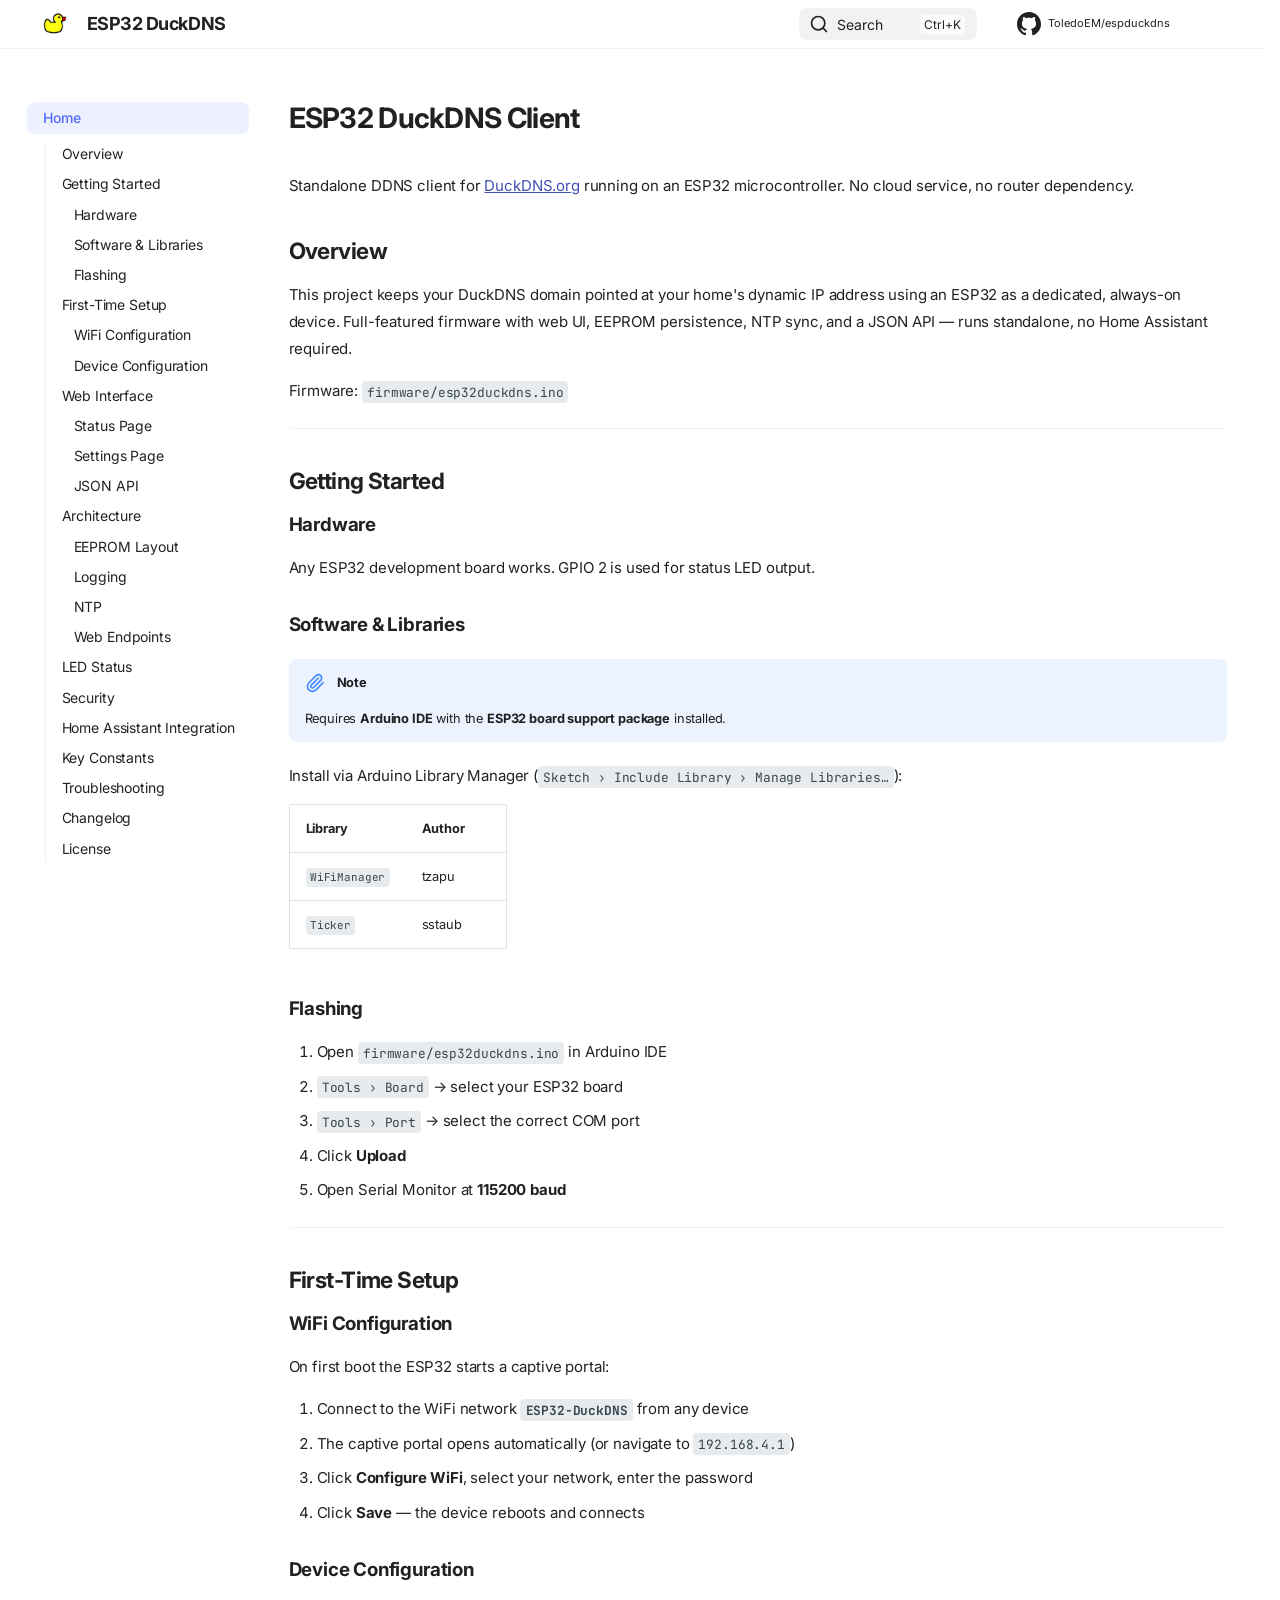
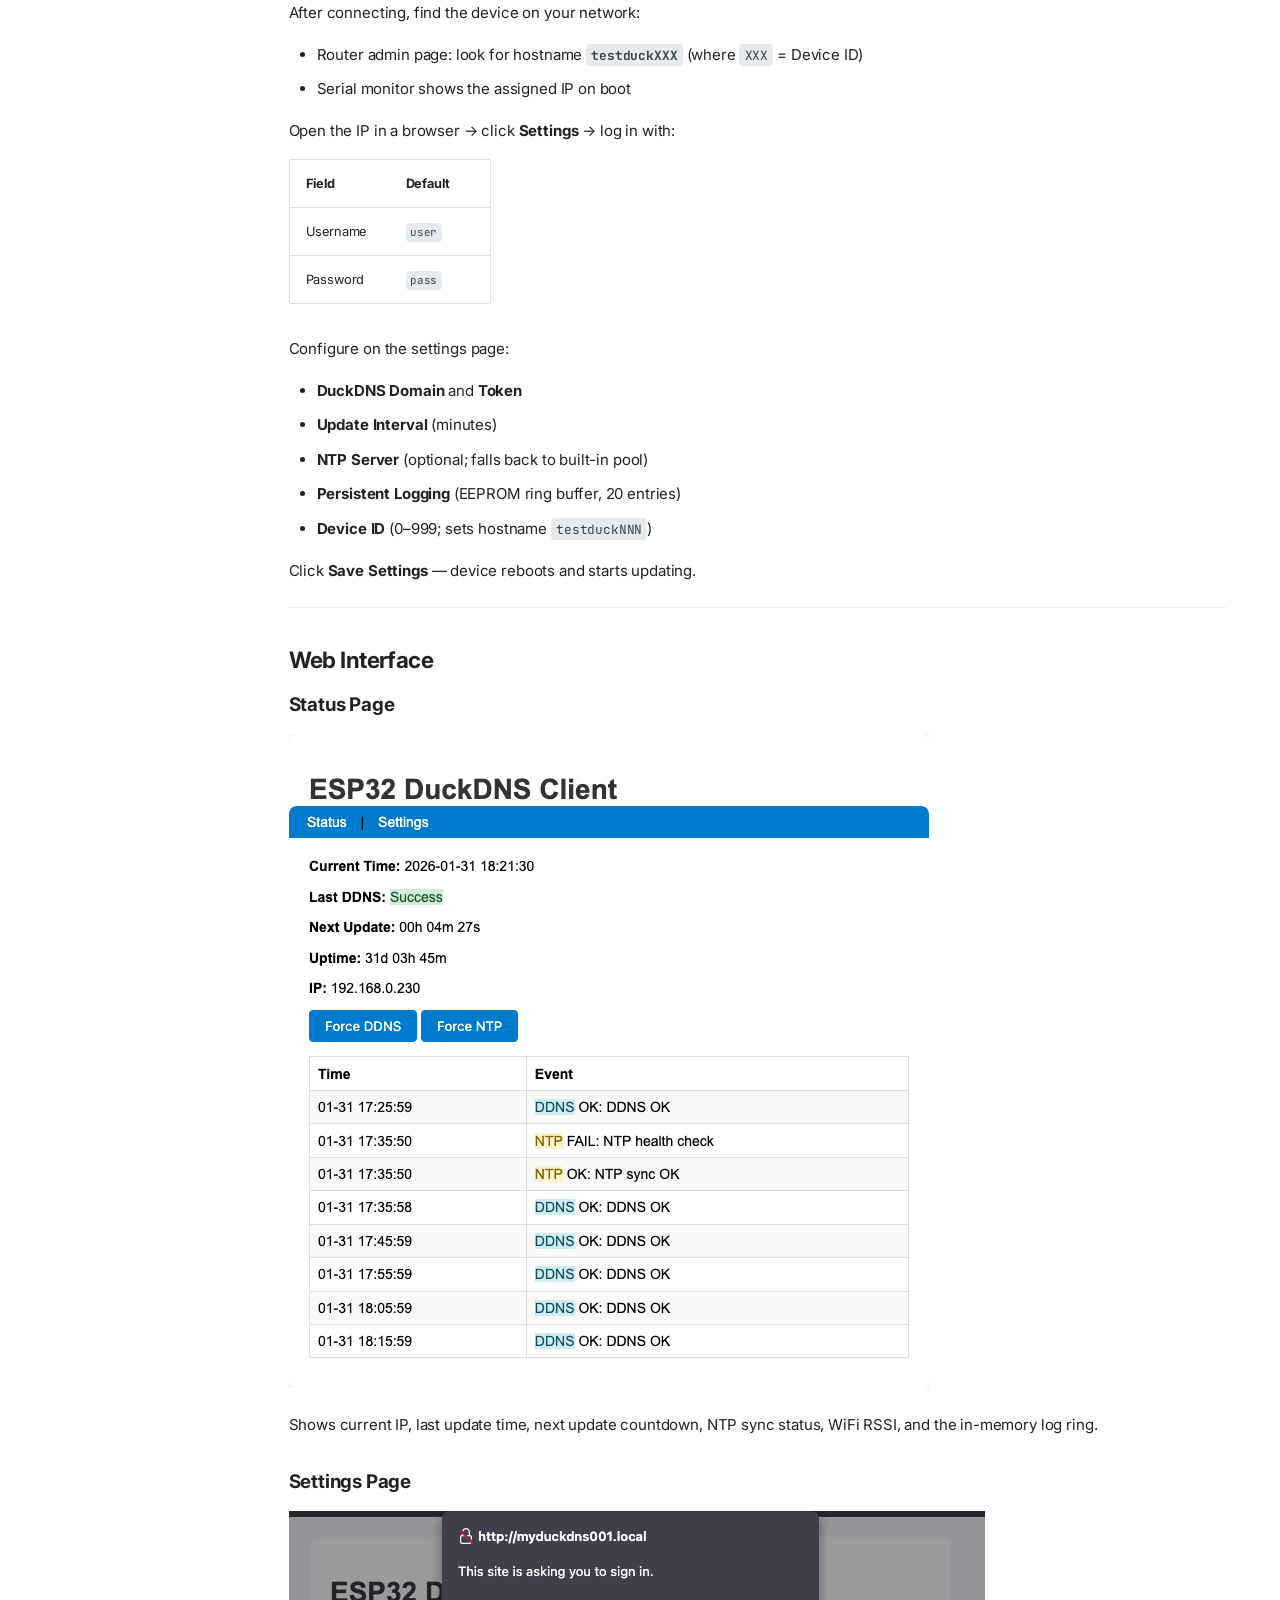
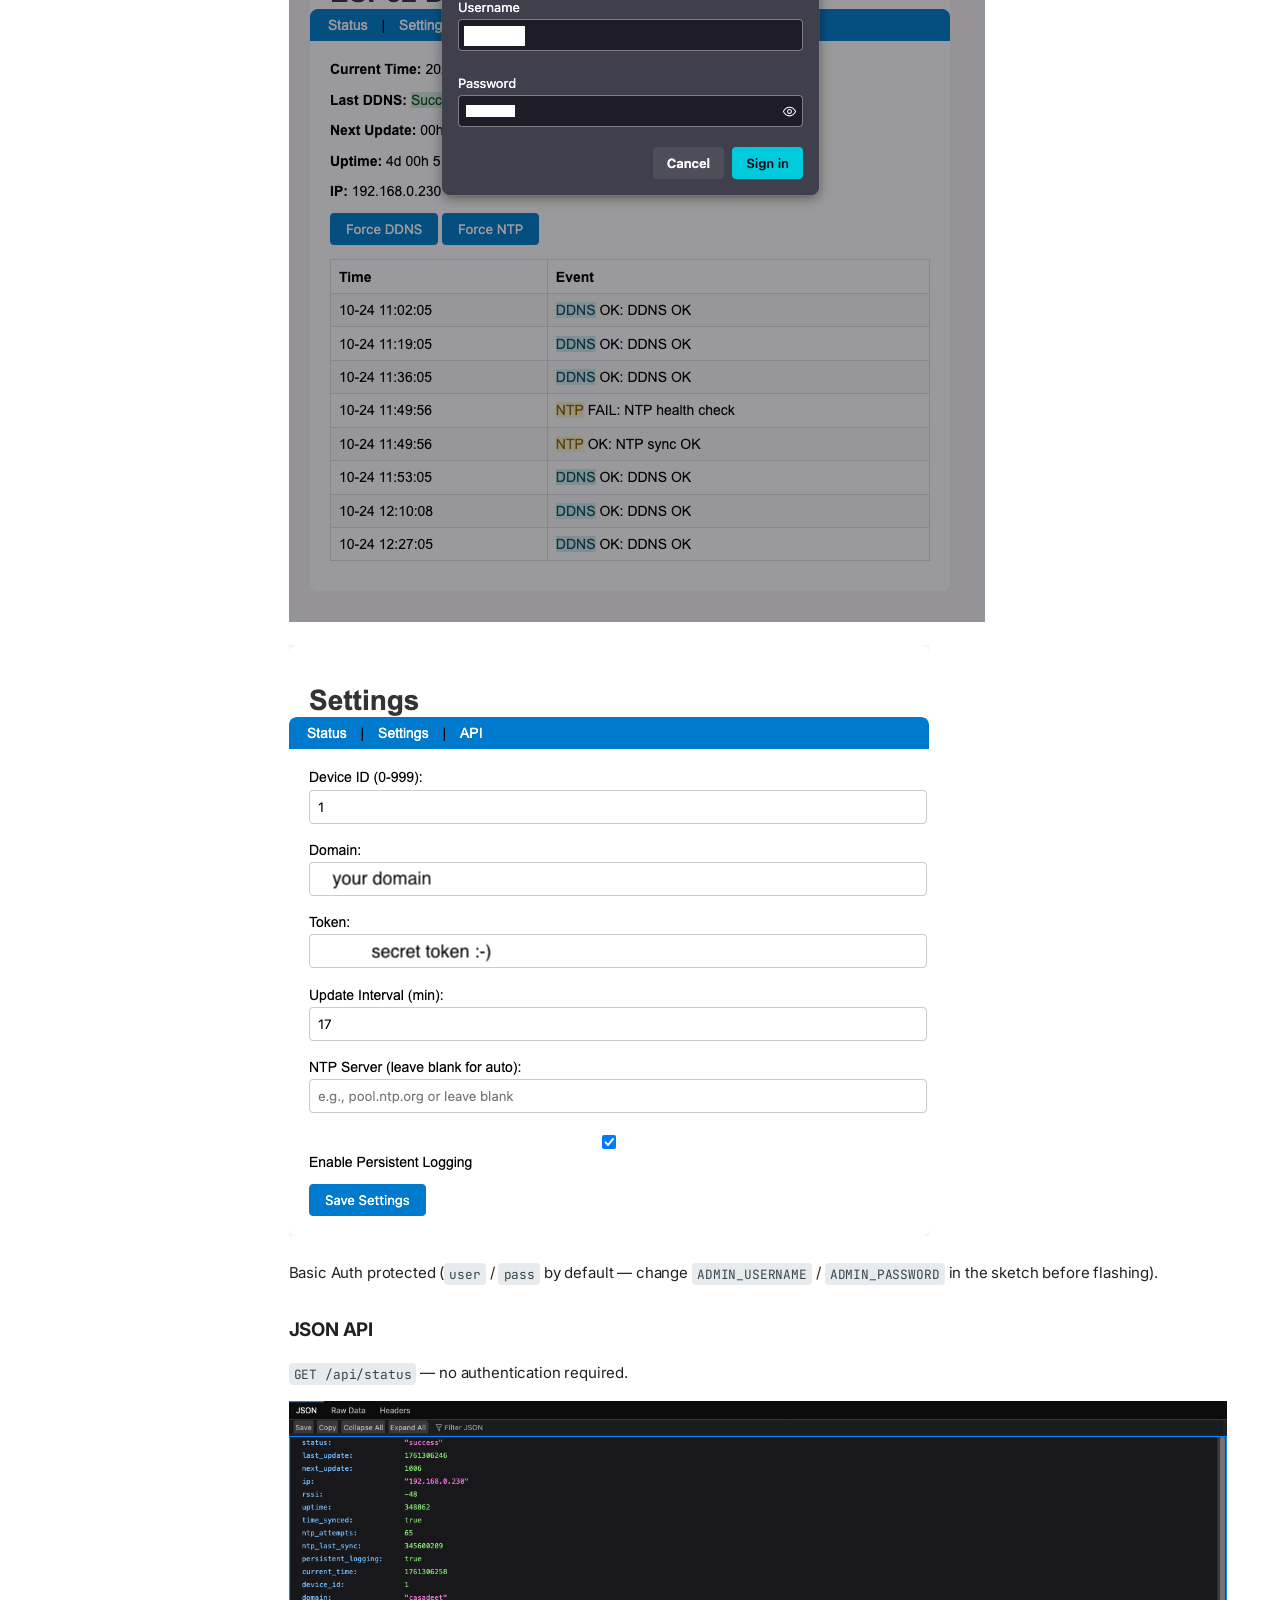
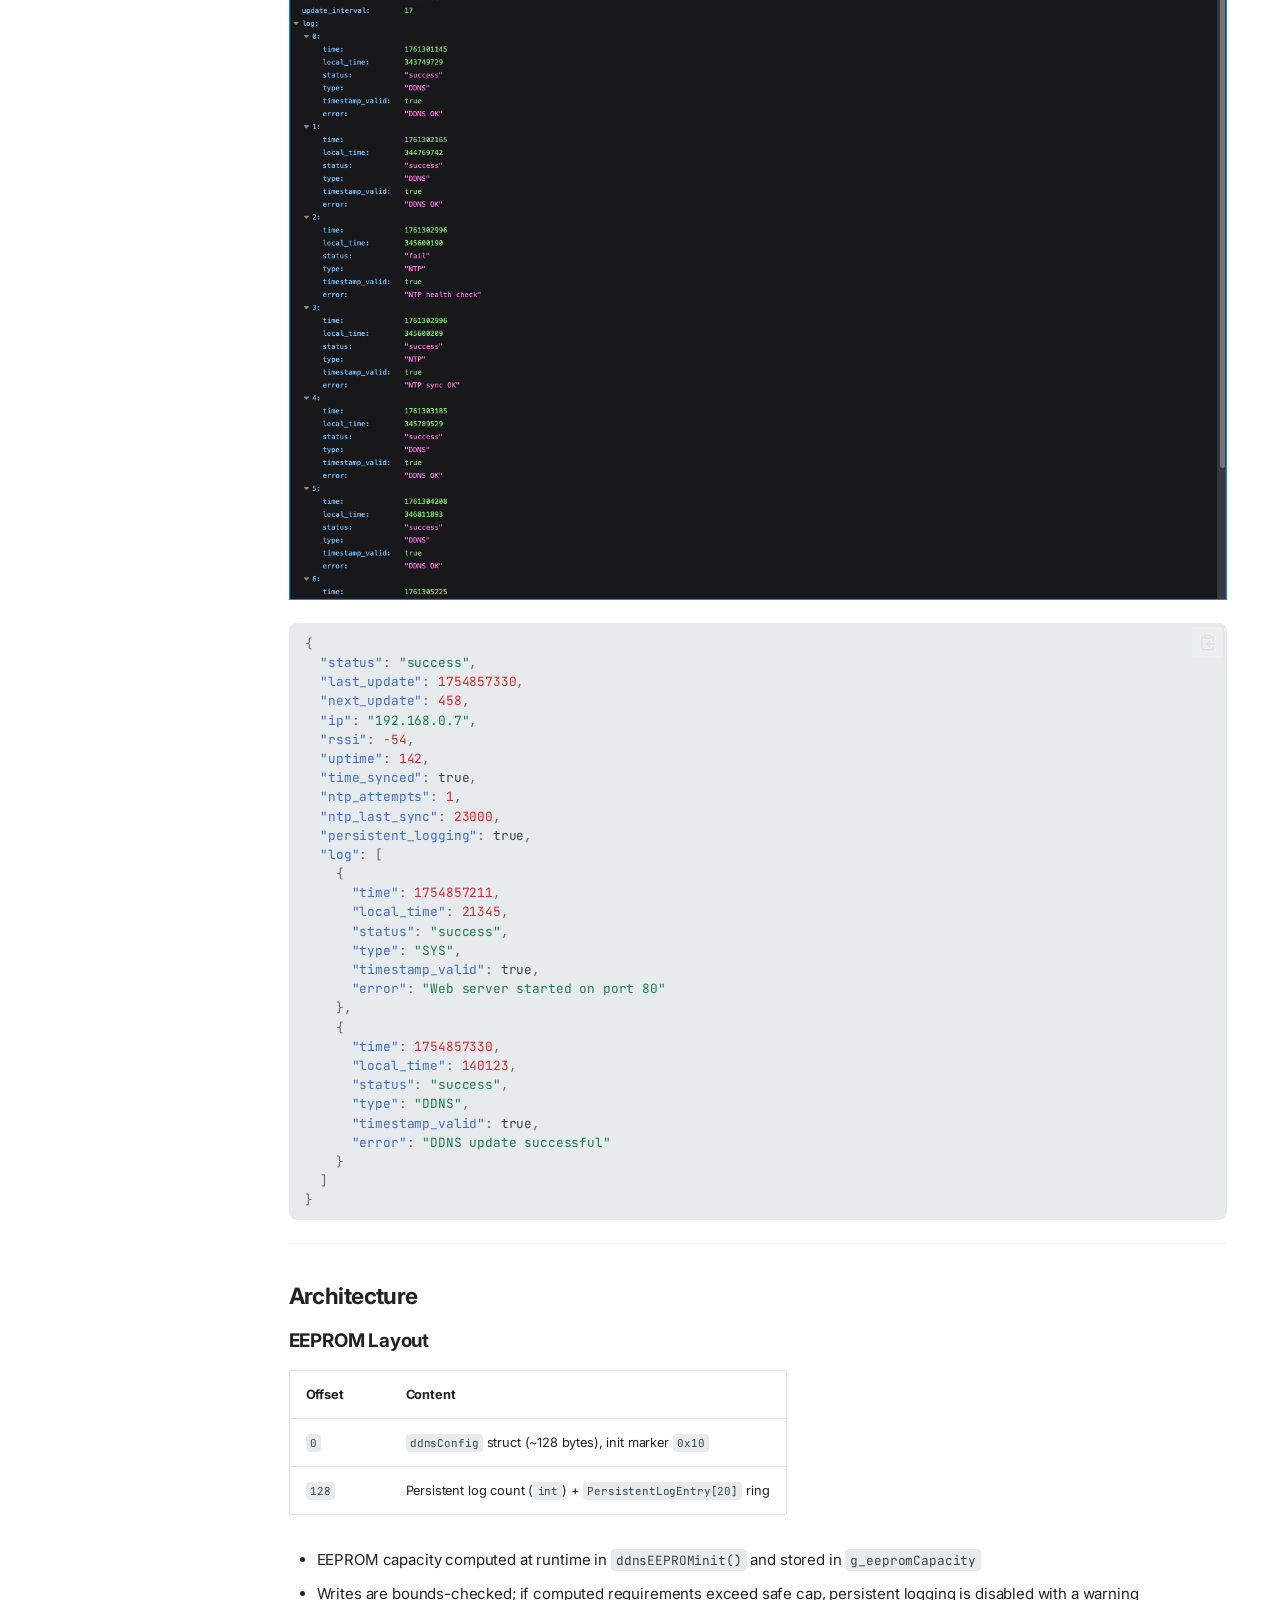
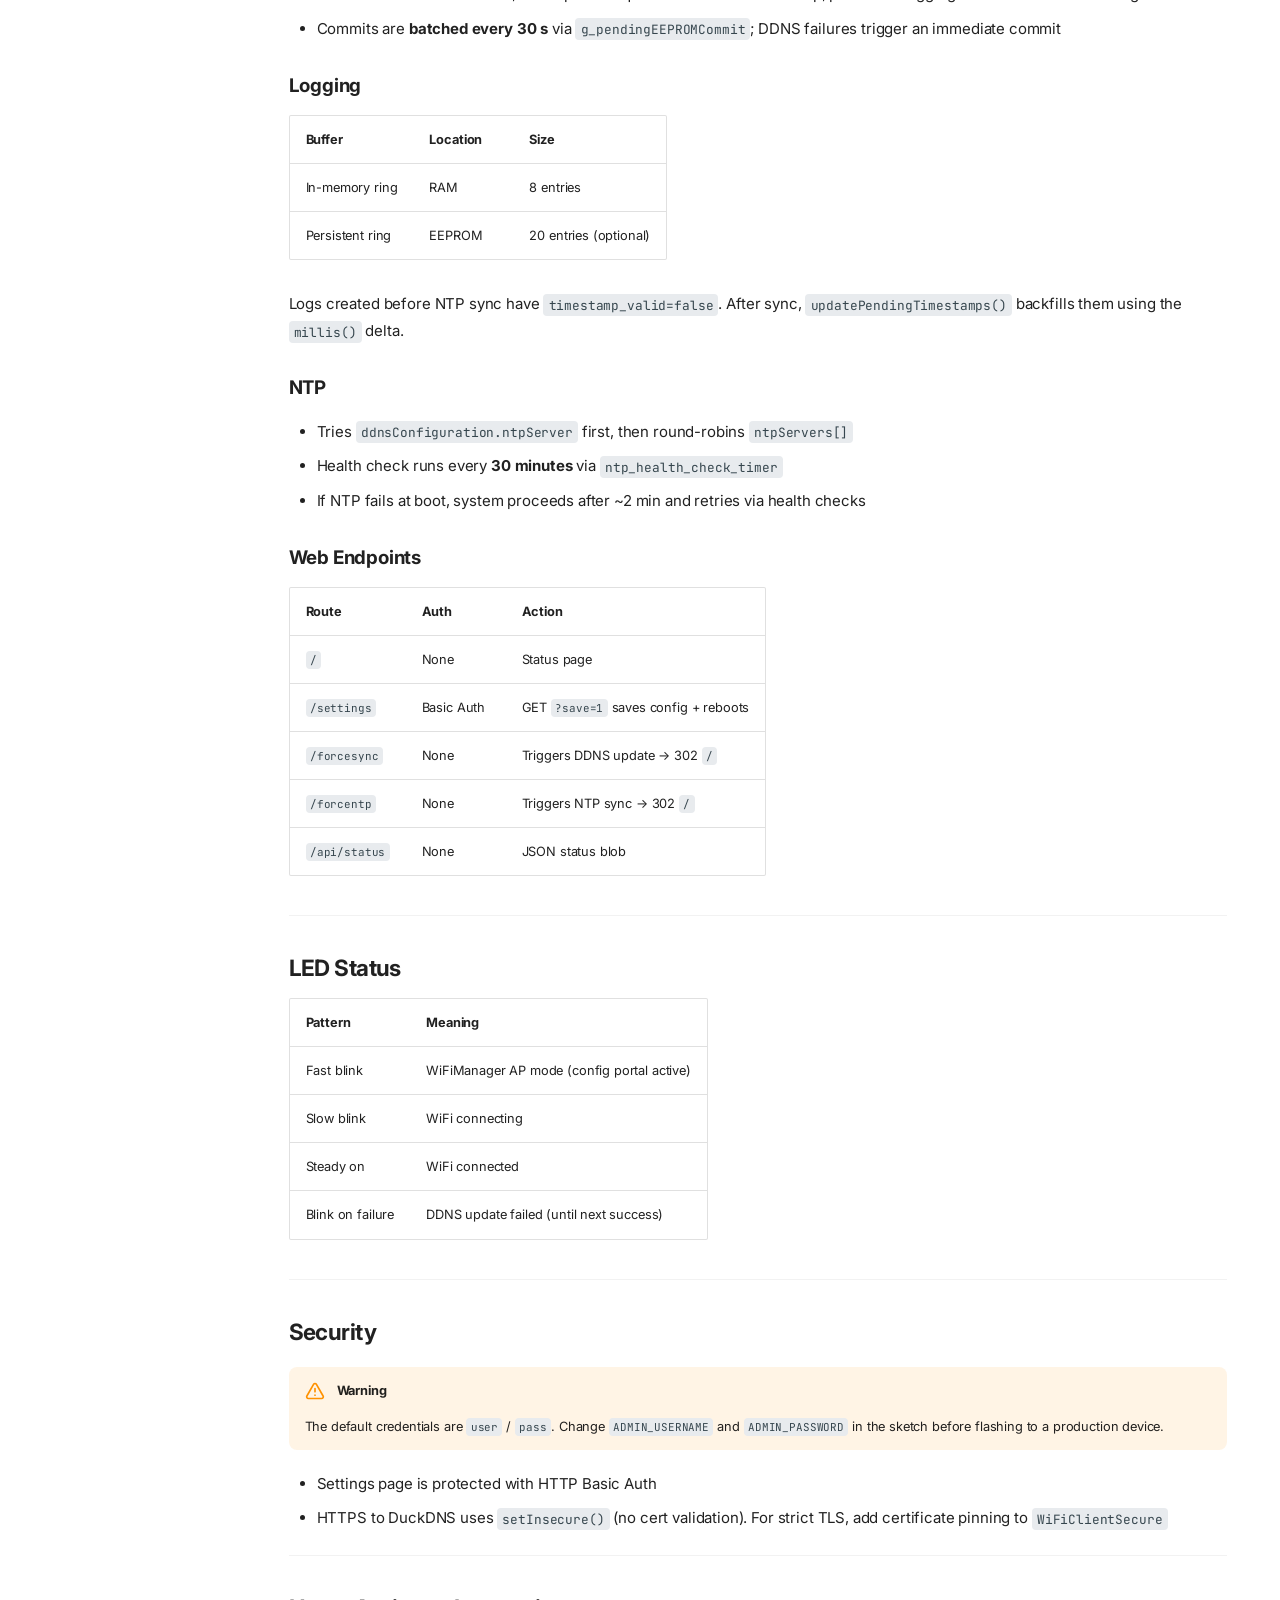
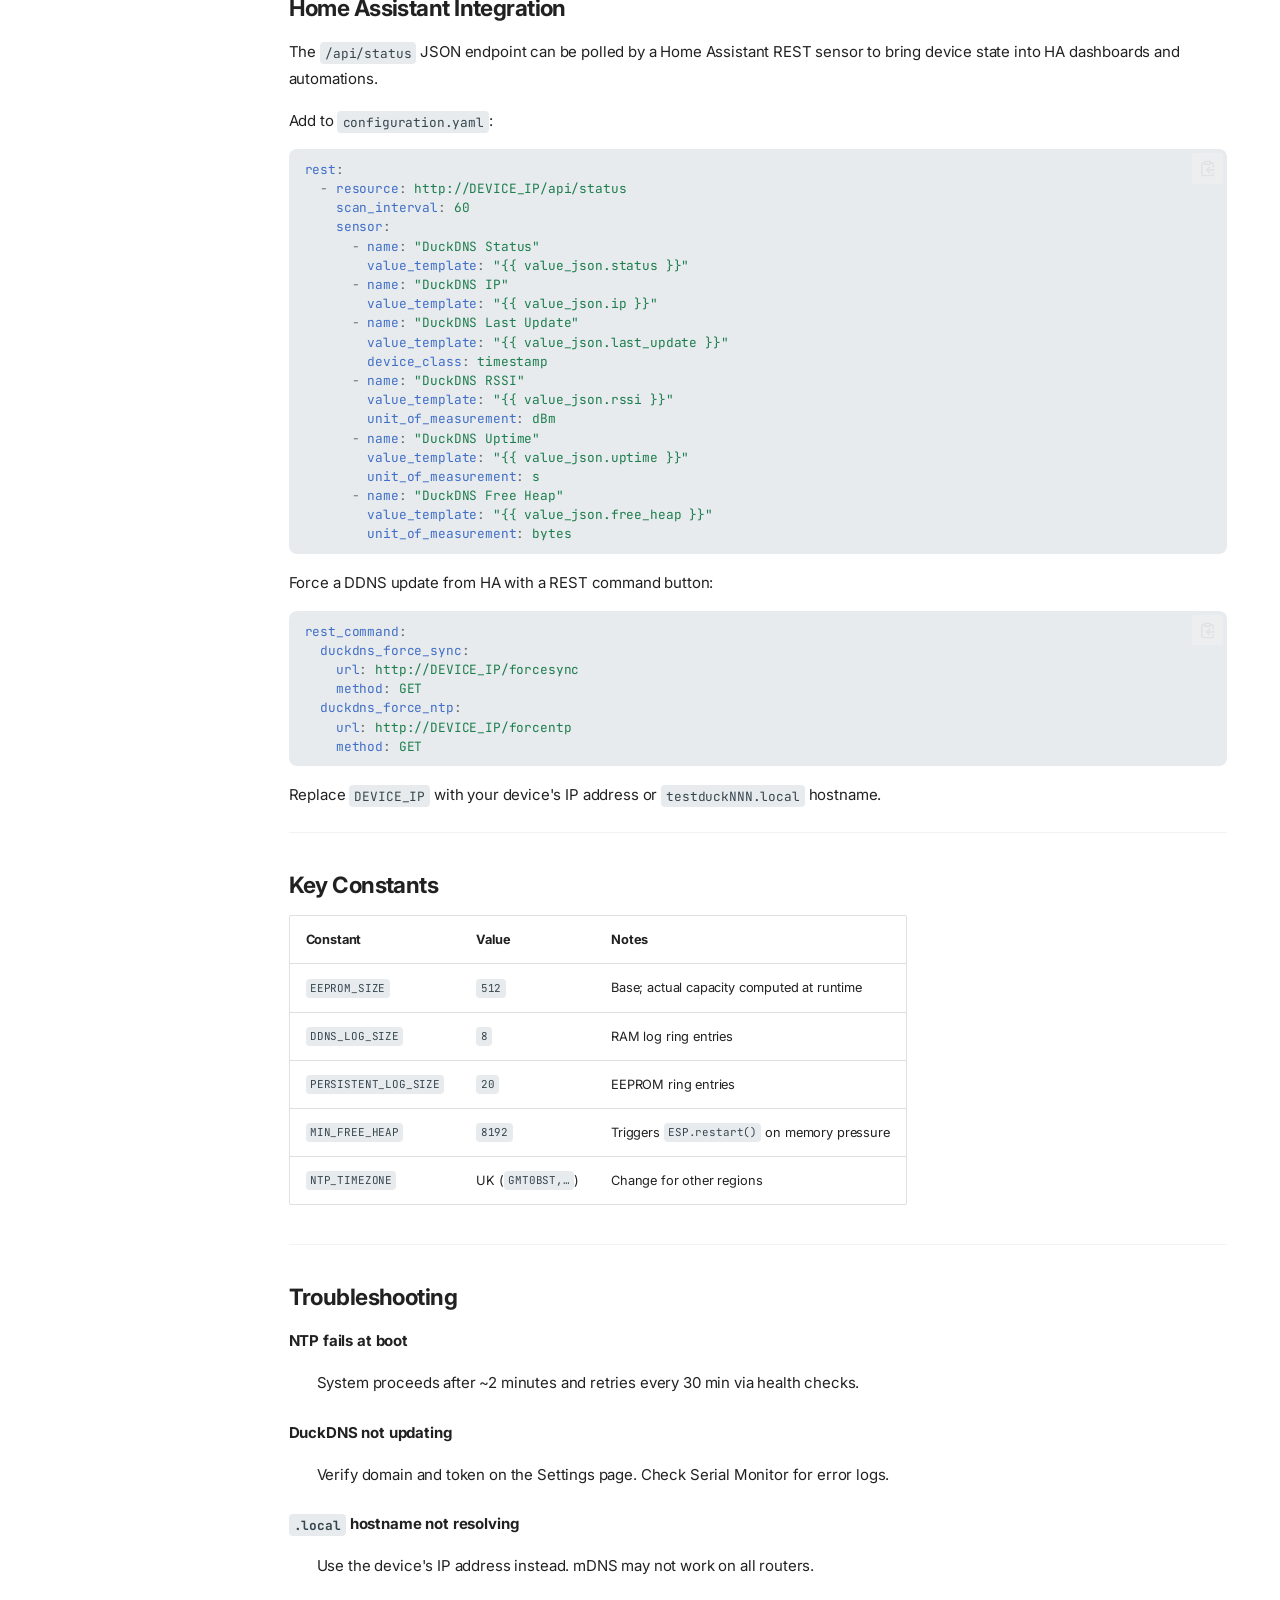
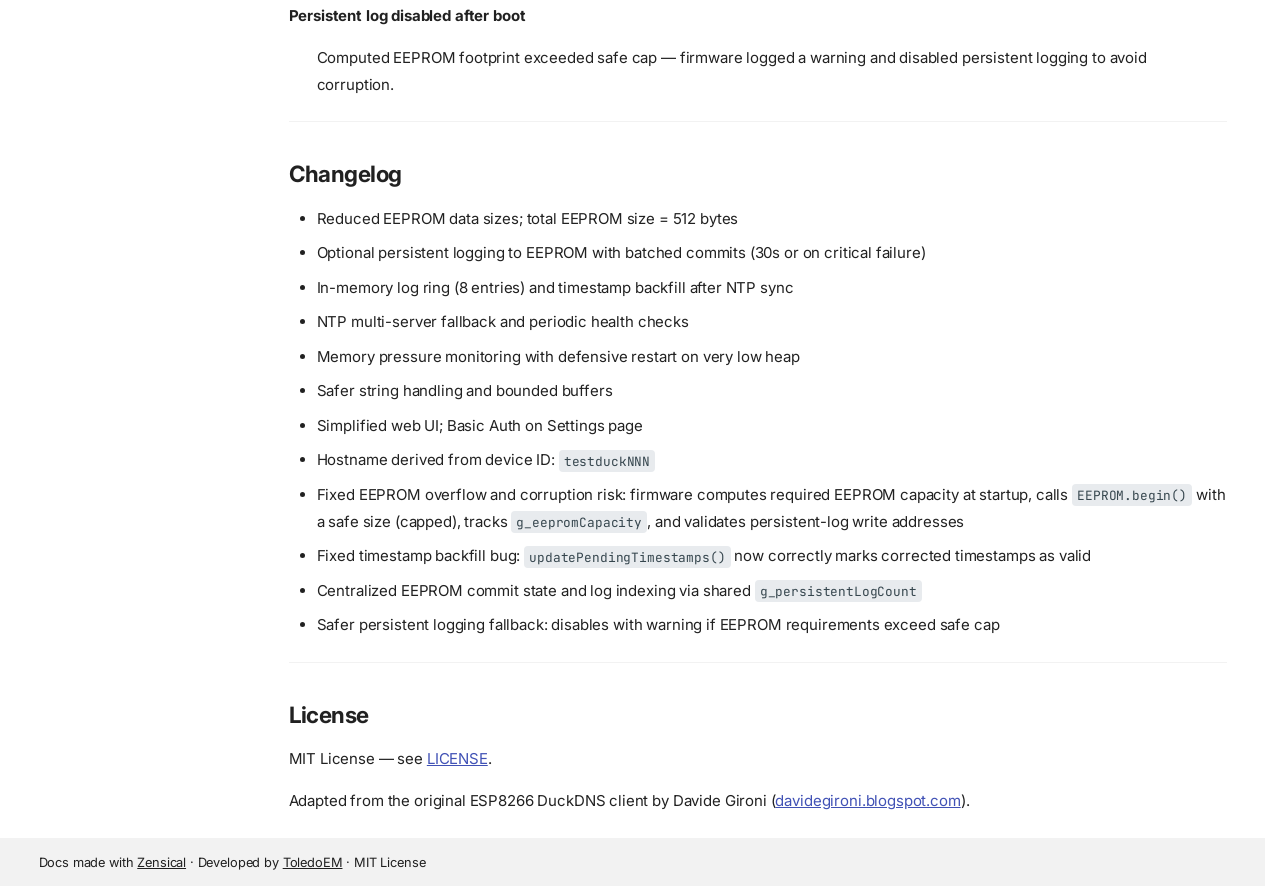
<file: index.html>
<!doctype html>
<html lang="en" class="no-js">
  <head>
    
      <meta charset="utf-8">
      <meta name="viewport" content="width=device-width,initial-scale=1">
      
        <meta name="description" content="Standalone Dynamic DNS client for DuckDNS.org on an ESP32">
      
      
      
        <link rel="canonical" href="https://toledoem.github.io/espduckdns/">
      
      
      
      
      
        
      
      
      <link rel="icon" href="./images/favicon.ico">
      <meta name="generator" content="zensical-0.1.0">
    
    
      
        <title>Home - ESP32 DuckDNS</title>
      
    
    
      
        
      
      <link rel="stylesheet" href="./assets/stylesheets/modern/main.4ab2de0c.min.css">
      
        
          
        
        <link rel="stylesheet" href="./assets/stylesheets/modern/palette.b60ce83d.min.css">
      
      


    
    
      
    
    
      
        
        
        <link rel="preconnect" href="https://fonts.gstatic.com" crossorigin>
        <link rel="stylesheet" href="https://fonts.googleapis.com/css?family=Inter:300,300i,400,400i,500,500i,700,700i%7CJetBrains+Mono:400,400i,700,700i&amp;display=fallback">
        <style>:root{--md-text-font:"Inter";--md-code-font:"JetBrains Mono"}</style>
      
    
    
      <link rel="stylesheet" href="./stylesheets/extra.css">
    
    <script>__md_scope=new URL(".",location),__md_scope.pathname.endsWith("/")||(__md_scope=new URL(__md_scope.pathname+"/",location)),__md_hash=e=>[...e].reduce(((e,t)=>(e<<5)-e+t.charCodeAt(0)),0),__md_get=(e,t=localStorage,_=__md_scope)=>JSON.parse(t.getItem(_.pathname+"."+e)),__md_set=(e,t,_=localStorage,a=__md_scope)=>{try{_.setItem(a.pathname+"."+e,JSON.stringify(t))}catch(e){}},document.documentElement.setAttribute("data-platform",navigator.platform)</script>
    
      

    
    
  
  <script
      data-goatcounter="https://etoledo.goatcounter.com/count"
      async
      src="//gc.zgo.at/count.js"
  ></script>

  </head>
  
  
    
    
      
    
    
    
    
    <body dir="ltr" data-md-color-scheme="default" data-md-color-primary="indigo" data-md-color-accent="indigo">
  
    
    <input class="md-toggle" data-md-toggle="drawer" type="checkbox" id="__drawer" autocomplete="off">
    <input class="md-toggle" data-md-toggle="search" type="checkbox" id="__search" autocomplete="off">
    <label class="md-overlay" for="__drawer" aria-hidden="true"></label>
    <div data-md-component="skip">
      <a href="#__skip" class="md-skip">
        Skip to content
      </a>
    </div>
    <div data-md-component="announce">
      
    </div>
    
    
      

  

<header class="md-header md-header--shadow" data-md-component="header">
  <nav class="md-header__inner md-grid" aria-label="Header">
    <a href="" title="ESP32 DuckDNS" class="md-header__button md-logo" aria-label="ESP32 DuckDNS" data-md-component="logo">
      
  <img src="./images/ducky_icon.png" alt="ESP32 DuckDNS">

    </a>
    <label class="md-header__button md-icon" for="__drawer">
      
      <svg xmlns="http://www.w3.org/2000/svg" fill="none" stroke="currentColor" stroke-linecap="round" stroke-linejoin="round" stroke-width="2" class="lucide lucide-menu" viewBox="0 0 24 24"><path d="M4 5h16M4 12h16M4 19h16"/></svg>
      <span class="md-visually-hidden">Navigation</span>
    </label>
    <div class="md-header__title" data-md-component="header-title">
      <div class="md-header__ellipsis">
        <div class="md-header__topic">
          <span class="md-ellipsis">
            ESP32 DuckDNS
          </span>
        </div>
        <div class="md-header__topic" data-md-component="header-topic">
          <span class="md-ellipsis">
            
              Home
            
          </span>
        </div>
      </div>
    </div>
    
      
        <form class="md-header__option" data-md-component="palette">
  
    
    
    
    <input class="md-option" data-md-color-media="none" data-md-color-scheme="default" data-md-color-primary="indigo" data-md-color-accent="indigo"  aria-hidden="true"  type="radio" name="__palette" id="__palette_0">
    
  
</form>
      
    
    
      <script>var palette=__md_get("__palette");if(palette&&palette.color){if("(prefers-color-scheme)"===palette.color.media){var media=matchMedia("(prefers-color-scheme: light)"),input=document.querySelector(media.matches?"[data-md-color-media='(prefers-color-scheme: light)']":"[data-md-color-media='(prefers-color-scheme: dark)']");palette.color.media=input.getAttribute("data-md-color-media"),palette.color.scheme=input.getAttribute("data-md-color-scheme"),palette.color.primary=input.getAttribute("data-md-color-primary"),palette.color.accent=input.getAttribute("data-md-color-accent")}for(var[key,value]of Object.entries(palette.color))document.body.setAttribute("data-md-color-"+key,value)}</script>
    
    
    
      
      
        <label class="md-header__button md-icon" for="__search">
          
          <svg xmlns="http://www.w3.org/2000/svg" fill="none" stroke="currentColor" stroke-linecap="round" stroke-linejoin="round" stroke-width="2" class="lucide lucide-search" viewBox="0 0 24 24"><path d="m21 21-4.34-4.34"/><circle cx="11" cy="11" r="8"/></svg>
          <span class="md-visually-hidden">Search</span>
        </label>
        <div class="md-search" data-md-component="search" role="dialog" aria-label="Search">
  <button type="button" class="md-search__button">
    Search
  </button>
</div>
      
    
    <div class="md-header__source">
      
        <a href="https://github.com/ToledoEM/espduckdns" title="Go to repository" class="md-source" data-md-component="source">
  <div class="md-source__icon md-icon">
    
    <svg xmlns="http://www.w3.org/2000/svg" viewBox="0 0 512 512"><!--! Font Awesome Free 7.3.1 by @fontawesome - https://fontawesome.com License - https://fontawesome.com/license/free (Icons: CC BY 4.0, Fonts: SIL OFL 1.1, Code: MIT License) Copyright 2026 Fonticons, Inc.--><path fill="currentColor" d="M216.5 362.5c-66-8-112.5-55.5-112.5-117 0-25 9-52 24-70-6.5-16.5-5.5-51.5 2-66 20-2.5 47 8 63 22.5 19-6 39-9 63.5-9s44.5 3 62.5 8.5c15.5-14 43-24.5 63-22 7 13.5 8 48.5 1.5 65.5 16 19 24.5 44.5 24.5 70.5 0 61.5-46.5 108-113.5 116.5 17 11 28.5 35 28.5 62.5v52c0 15 12.5 23.5 27.5 17.5C441 459.5 512 369 512 257 512 115.5 397 0 255.5 0S0 115.5 0 257c0 111 70.5 203 165.5 237.5 13.5 5 26.5-4 26.5-17.5v-40c-7 3-16 5-24 5-33 0-52.5-18-66.5-51.5-5.5-13.5-11.5-21.5-23-23-6-.5-8-3-8-6 0-6 10-10.5 20-10.5 14.5 0 27 9 40 27.5 10 14.5 20.5 21 33 21s20.5-4.5 32-16c8.5-8.5 15-16 21-21"/></svg>
  </div>
  <div class="md-source__repository">
    ToledoEM/espduckdns
  </div>
</a>
      
    </div>
  </nav>
  
</header>
    
    <div class="md-container" data-md-component="container">
      
      
        
          
        
      
      <main class="md-main" data-md-component="main">
        <div class="md-main__inner md-grid">
          
            
              
              <div class="md-sidebar md-sidebar--primary" data-md-component="sidebar" data-md-type="navigation" >
                <div class="md-sidebar__scrollwrap">
                  <div class="md-sidebar__inner">
                    



  

<nav class="md-nav md-nav--primary md-nav--integrated" aria-label="Navigation" data-md-level="0">
  <label class="md-nav__title" for="__drawer">
    <a href="" title="ESP32 DuckDNS" class="md-nav__button md-logo" aria-label="ESP32 DuckDNS" data-md-component="logo">
      
  <img src="./images/ducky_icon.png" alt="ESP32 DuckDNS">

    </a>
    ESP32 DuckDNS
  </label>
  
    <div class="md-nav__source">
      <a href="https://github.com/ToledoEM/espduckdns" title="Go to repository" class="md-source" data-md-component="source">
  <div class="md-source__icon md-icon">
    
    <svg xmlns="http://www.w3.org/2000/svg" viewBox="0 0 512 512"><!--! Font Awesome Free 7.3.1 by @fontawesome - https://fontawesome.com License - https://fontawesome.com/license/free (Icons: CC BY 4.0, Fonts: SIL OFL 1.1, Code: MIT License) Copyright 2026 Fonticons, Inc.--><path fill="currentColor" d="M216.5 362.5c-66-8-112.5-55.5-112.5-117 0-25 9-52 24-70-6.5-16.5-5.5-51.5 2-66 20-2.5 47 8 63 22.5 19-6 39-9 63.5-9s44.5 3 62.5 8.5c15.5-14 43-24.5 63-22 7 13.5 8 48.5 1.5 65.5 16 19 24.5 44.5 24.5 70.5 0 61.5-46.5 108-113.5 116.5 17 11 28.5 35 28.5 62.5v52c0 15 12.5 23.5 27.5 17.5C441 459.5 512 369 512 257 512 115.5 397 0 255.5 0S0 115.5 0 257c0 111 70.5 203 165.5 237.5 13.5 5 26.5-4 26.5-17.5v-40c-7 3-16 5-24 5-33 0-52.5-18-66.5-51.5-5.5-13.5-11.5-21.5-23-23-6-.5-8-3-8-6 0-6 10-10.5 20-10.5 14.5 0 27 9 40 27.5 10 14.5 20.5 21 33 21s20.5-4.5 32-16c8.5-8.5 15-16 21-21"/></svg>
  </div>
  <div class="md-source__repository">
    ToledoEM/espduckdns
  </div>
</a>
    </div>
  
  <ul class="md-nav__list" data-md-scrollfix>
    
      
      
  
  
    
  
  
  
    <li class="md-nav__item md-nav__item--active">
      
      
      
      
        
      
      
        <label class="md-nav__link md-nav__link--active" for="__toc">
          
  
  
  <span class="md-ellipsis">
    
  
  Home

    
  </span>
  
  

          <span class="md-nav__icon md-icon"></span>
        </label>
      
      <a href="" class="md-nav__link md-nav__link--active">
        
  
  
  <span class="md-ellipsis">
    
  
  Home

    
  </span>
  
  

      </a>
      
        


<nav class="md-nav md-nav--secondary" aria-label="On this page">
  
  
  
    
  
  
    <label class="md-nav__title" for="__toc">
      <span class="md-nav__icon md-icon"></span>
      On this page
    </label>
    <ul class="md-nav__list" data-md-component="toc" data-md-scrollfix>
      
        <li class="md-nav__item">
  <a href="#overview" class="md-nav__link">
    <span class="md-ellipsis">
      <span class="md-typeset">
        Overview
      </span>
    </span>
  </a>
  
</li>
      
        <li class="md-nav__item">
  <a href="#getting-started" class="md-nav__link">
    <span class="md-ellipsis">
      <span class="md-typeset">
        Getting Started
      </span>
    </span>
  </a>
  
    <nav class="md-nav" aria-label="Getting Started">
      <ul class="md-nav__list">
        
          <li class="md-nav__item">
  <a href="#hardware" class="md-nav__link">
    <span class="md-ellipsis">
      <span class="md-typeset">
        Hardware
      </span>
    </span>
  </a>
  
</li>
        
          <li class="md-nav__item">
  <a href="#software-libraries" class="md-nav__link">
    <span class="md-ellipsis">
      <span class="md-typeset">
        Software &amp; Libraries
      </span>
    </span>
  </a>
  
</li>
        
          <li class="md-nav__item">
  <a href="#flashing" class="md-nav__link">
    <span class="md-ellipsis">
      <span class="md-typeset">
        Flashing
      </span>
    </span>
  </a>
  
</li>
        
      </ul>
    </nav>
  
</li>
      
        <li class="md-nav__item">
  <a href="#first-time-setup" class="md-nav__link">
    <span class="md-ellipsis">
      <span class="md-typeset">
        First-Time Setup
      </span>
    </span>
  </a>
  
    <nav class="md-nav" aria-label="First-Time Setup">
      <ul class="md-nav__list">
        
          <li class="md-nav__item">
  <a href="#wifi-configuration" class="md-nav__link">
    <span class="md-ellipsis">
      <span class="md-typeset">
        WiFi Configuration
      </span>
    </span>
  </a>
  
</li>
        
          <li class="md-nav__item">
  <a href="#device-configuration" class="md-nav__link">
    <span class="md-ellipsis">
      <span class="md-typeset">
        Device Configuration
      </span>
    </span>
  </a>
  
</li>
        
      </ul>
    </nav>
  
</li>
      
        <li class="md-nav__item">
  <a href="#web-interface" class="md-nav__link">
    <span class="md-ellipsis">
      <span class="md-typeset">
        Web Interface
      </span>
    </span>
  </a>
  
    <nav class="md-nav" aria-label="Web Interface">
      <ul class="md-nav__list">
        
          <li class="md-nav__item">
  <a href="#status-page" class="md-nav__link">
    <span class="md-ellipsis">
      <span class="md-typeset">
        Status Page
      </span>
    </span>
  </a>
  
</li>
        
          <li class="md-nav__item">
  <a href="#settings-page" class="md-nav__link">
    <span class="md-ellipsis">
      <span class="md-typeset">
        Settings Page
      </span>
    </span>
  </a>
  
</li>
        
          <li class="md-nav__item">
  <a href="#json-api" class="md-nav__link">
    <span class="md-ellipsis">
      <span class="md-typeset">
        JSON API
      </span>
    </span>
  </a>
  
</li>
        
      </ul>
    </nav>
  
</li>
      
        <li class="md-nav__item">
  <a href="#architecture" class="md-nav__link">
    <span class="md-ellipsis">
      <span class="md-typeset">
        Architecture
      </span>
    </span>
  </a>
  
    <nav class="md-nav" aria-label="Architecture">
      <ul class="md-nav__list">
        
          <li class="md-nav__item">
  <a href="#eeprom-layout" class="md-nav__link">
    <span class="md-ellipsis">
      <span class="md-typeset">
        EEPROM Layout
      </span>
    </span>
  </a>
  
</li>
        
          <li class="md-nav__item">
  <a href="#logging" class="md-nav__link">
    <span class="md-ellipsis">
      <span class="md-typeset">
        Logging
      </span>
    </span>
  </a>
  
</li>
        
          <li class="md-nav__item">
  <a href="#ntp" class="md-nav__link">
    <span class="md-ellipsis">
      <span class="md-typeset">
        NTP
      </span>
    </span>
  </a>
  
</li>
        
          <li class="md-nav__item">
  <a href="#web-endpoints" class="md-nav__link">
    <span class="md-ellipsis">
      <span class="md-typeset">
        Web Endpoints
      </span>
    </span>
  </a>
  
</li>
        
      </ul>
    </nav>
  
</li>
      
        <li class="md-nav__item">
  <a href="#led-status" class="md-nav__link">
    <span class="md-ellipsis">
      <span class="md-typeset">
        LED Status
      </span>
    </span>
  </a>
  
</li>
      
        <li class="md-nav__item">
  <a href="#security" class="md-nav__link">
    <span class="md-ellipsis">
      <span class="md-typeset">
        Security
      </span>
    </span>
  </a>
  
</li>
      
        <li class="md-nav__item">
  <a href="#home-assistant-integration" class="md-nav__link">
    <span class="md-ellipsis">
      <span class="md-typeset">
        Home Assistant Integration
      </span>
    </span>
  </a>
  
</li>
      
        <li class="md-nav__item">
  <a href="#key-constants" class="md-nav__link">
    <span class="md-ellipsis">
      <span class="md-typeset">
        Key Constants
      </span>
    </span>
  </a>
  
</li>
      
        <li class="md-nav__item">
  <a href="#troubleshooting" class="md-nav__link">
    <span class="md-ellipsis">
      <span class="md-typeset">
        Troubleshooting
      </span>
    </span>
  </a>
  
</li>
      
        <li class="md-nav__item">
  <a href="#changelog" class="md-nav__link">
    <span class="md-ellipsis">
      <span class="md-typeset">
        Changelog
      </span>
    </span>
  </a>
  
</li>
      
        <li class="md-nav__item">
  <a href="#license" class="md-nav__link">
    <span class="md-ellipsis">
      <span class="md-typeset">
        License
      </span>
    </span>
  </a>
  
</li>
      
    </ul>
  
</nav>
      
    </li>
  

    
  </ul>
</nav>
                  </div>
                </div>
              </div>
            
            
          
          
            <div class="md-content" data-md-component="content">
              
              <article class="md-content__inner md-typeset">
                <a id="__skip" tabindex="-1"></a>
                
                  

  
  


<h1 id="esp32-duckdns-client">ESP32 DuckDNS Client<a class="headerlink" href="#esp32-duckdns-client" title="Permanent link">&para;</a></h1>
<p>Standalone DDNS client for <a href="https://www.duckdns.org">DuckDNS.org</a> running on an ESP32 microcontroller. No cloud service, no router dependency.</p>
<h2 id="overview">Overview<a class="headerlink" href="#overview" title="Permanent link">&para;</a></h2>
<p>This project keeps your DuckDNS domain pointed at your home's dynamic IP address using an ESP32 as a dedicated, always-on device. Full-featured firmware with web UI, EEPROM persistence, NTP sync, and a JSON API — runs standalone, no Home Assistant required.</p>
<p>Firmware: <code>firmware/esp32duckdns.ino</code></p>
<hr />
<h2 id="getting-started">Getting Started<a class="headerlink" href="#getting-started" title="Permanent link">&para;</a></h2>
<h3 id="hardware">Hardware<a class="headerlink" href="#hardware" title="Permanent link">&para;</a></h3>
<p>Any ESP32 development board works. GPIO 2 is used for status LED output.</p>
<h3 id="software-libraries">Software &amp; Libraries<a class="headerlink" href="#software-libraries" title="Permanent link">&para;</a></h3>
<div class="admonition note">
<p class="admonition-title">Note</p>
<p>Requires <strong>Arduino IDE</strong> with the <strong>ESP32 board support package</strong> installed.</p>
</div>
<p>Install via Arduino Library Manager (<code>Sketch › Include Library › Manage Libraries…</code>):</p>
<table>
<thead>
<tr>
<th>Library</th>
<th>Author</th>
</tr>
</thead>
<tbody>
<tr>
<td><code>WiFiManager</code></td>
<td>tzapu</td>
</tr>
<tr>
<td><code>Ticker</code></td>
<td>sstaub</td>
</tr>
</tbody>
</table>
<h3 id="flashing">Flashing<a class="headerlink" href="#flashing" title="Permanent link">&para;</a></h3>
<ol>
<li>Open <code>firmware/esp32duckdns.ino</code> in Arduino IDE</li>
<li><code>Tools › Board</code> → select your ESP32 board</li>
<li><code>Tools › Port</code> → select the correct COM port</li>
<li>Click <strong>Upload</strong></li>
<li>Open Serial Monitor at <strong>115200 baud</strong></li>
</ol>
<hr />
<h2 id="first-time-setup">First-Time Setup<a class="headerlink" href="#first-time-setup" title="Permanent link">&para;</a></h2>
<h3 id="wifi-configuration">WiFi Configuration<a class="headerlink" href="#wifi-configuration" title="Permanent link">&para;</a></h3>
<p>On first boot the ESP32 starts a captive portal:</p>
<ol>
<li>Connect to the WiFi network <strong><code>ESP32-DuckDNS</code></strong> from any device</li>
<li>The captive portal opens automatically (or navigate to <code>192.168.4.1</code>)</li>
<li>Click <strong>Configure WiFi</strong>, select your network, enter the password</li>
<li>Click <strong>Save</strong> — the device reboots and connects</li>
</ol>
<h3 id="device-configuration">Device Configuration<a class="headerlink" href="#device-configuration" title="Permanent link">&para;</a></h3>
<p>After connecting, find the device on your network:</p>
<ul>
<li>Router admin page: look for hostname <strong><code>testduckXXX</code></strong> (where <code>XXX</code> = Device ID)</li>
<li>Serial monitor shows the assigned IP on boot</li>
</ul>
<p>Open the IP in a browser → click <strong>Settings</strong> → log in with:</p>
<table>
<thead>
<tr>
<th>Field</th>
<th>Default</th>
</tr>
</thead>
<tbody>
<tr>
<td>Username</td>
<td><code>user</code></td>
</tr>
<tr>
<td>Password</td>
<td><code>pass</code></td>
</tr>
</tbody>
</table>
<p>Configure on the settings page:</p>
<ul>
<li><strong>DuckDNS Domain</strong> and <strong>Token</strong></li>
<li><strong>Update Interval</strong> (minutes)</li>
<li><strong>NTP Server</strong> (optional; falls back to built-in pool)</li>
<li><strong>Persistent Logging</strong> (EEPROM ring buffer, 20 entries)</li>
<li><strong>Device ID</strong> (0–999; sets hostname <code>testduckNNN</code>)</li>
</ul>
<p>Click <strong>Save Settings</strong> — device reboots and starts updating.</p>
<hr />
<h2 id="web-interface">Web Interface<a class="headerlink" href="#web-interface" title="Permanent link">&para;</a></h2>
<h3 id="status-page">Status Page<a class="headerlink" href="#status-page" title="Permanent link">&para;</a></h3>
<p><img alt="Status page showing uptime and last sync" src="images/stableuptime.png" /></p>
<p>Shows current IP, last update time, next update countdown, NTP sync status, WiFi RSSI, and the in-memory log ring.</p>
<h3 id="settings-page">Settings Page<a class="headerlink" href="#settings-page" title="Permanent link">&para;</a></h3>
<p><img alt="Settings form" src="images/webclient_3.png" /></p>
<p><img alt="Settings form (continued)" src="images/webclient_4.png" /></p>
<p>Basic Auth protected (<code>user</code> / <code>pass</code> by default — change <code>ADMIN_USERNAME</code> / <code>ADMIN_PASSWORD</code> in the sketch before flashing).</p>
<h3 id="json-api">JSON API<a class="headerlink" href="#json-api" title="Permanent link">&para;</a></h3>
<p><code>GET /api/status</code> — no authentication required.</p>
<p><img alt="API JSON response" src="images/apijson.png" /></p>
<div class="highlight"><pre><span></span><code><a id="__codelineno-0-1" name="__codelineno-0-1" href="#__codelineno-0-1"></a><span class="p">{</span>
<a id="__codelineno-0-2" name="__codelineno-0-2" href="#__codelineno-0-2"></a><span class="w">  </span><span class="nt">"status"</span><span class="p">:</span><span class="w"> </span><span class="s2">"success"</span><span class="p">,</span>
<a id="__codelineno-0-3" name="__codelineno-0-3" href="#__codelineno-0-3"></a><span class="w">  </span><span class="nt">"last_update"</span><span class="p">:</span><span class="w"> </span><span class="mi">1754857330</span><span class="p">,</span>
<a id="__codelineno-0-4" name="__codelineno-0-4" href="#__codelineno-0-4"></a><span class="w">  </span><span class="nt">"next_update"</span><span class="p">:</span><span class="w"> </span><span class="mi">458</span><span class="p">,</span>
<a id="__codelineno-0-5" name="__codelineno-0-5" href="#__codelineno-0-5"></a><span class="w">  </span><span class="nt">"ip"</span><span class="p">:</span><span class="w"> </span><span class="s2">"192.168.0.7"</span><span class="p">,</span>
<a id="__codelineno-0-6" name="__codelineno-0-6" href="#__codelineno-0-6"></a><span class="w">  </span><span class="nt">"rssi"</span><span class="p">:</span><span class="w"> </span><span class="mi">-54</span><span class="p">,</span>
<a id="__codelineno-0-7" name="__codelineno-0-7" href="#__codelineno-0-7"></a><span class="w">  </span><span class="nt">"uptime"</span><span class="p">:</span><span class="w"> </span><span class="mi">142</span><span class="p">,</span>
<a id="__codelineno-0-8" name="__codelineno-0-8" href="#__codelineno-0-8"></a><span class="w">  </span><span class="nt">"time_synced"</span><span class="p">:</span><span class="w"> </span><span class="kc">true</span><span class="p">,</span>
<a id="__codelineno-0-9" name="__codelineno-0-9" href="#__codelineno-0-9"></a><span class="w">  </span><span class="nt">"ntp_attempts"</span><span class="p">:</span><span class="w"> </span><span class="mi">1</span><span class="p">,</span>
<a id="__codelineno-0-10" name="__codelineno-0-10" href="#__codelineno-0-10"></a><span class="w">  </span><span class="nt">"ntp_last_sync"</span><span class="p">:</span><span class="w"> </span><span class="mi">23000</span><span class="p">,</span>
<a id="__codelineno-0-11" name="__codelineno-0-11" href="#__codelineno-0-11"></a><span class="w">  </span><span class="nt">"persistent_logging"</span><span class="p">:</span><span class="w"> </span><span class="kc">true</span><span class="p">,</span>
<a id="__codelineno-0-12" name="__codelineno-0-12" href="#__codelineno-0-12"></a><span class="w">  </span><span class="nt">"log"</span><span class="p">:</span><span class="w"> </span><span class="p">[</span>
<a id="__codelineno-0-13" name="__codelineno-0-13" href="#__codelineno-0-13"></a><span class="w">    </span><span class="p">{</span>
<a id="__codelineno-0-14" name="__codelineno-0-14" href="#__codelineno-0-14"></a><span class="w">      </span><span class="nt">"time"</span><span class="p">:</span><span class="w"> </span><span class="mi">1754857211</span><span class="p">,</span>
<a id="__codelineno-0-15" name="__codelineno-0-15" href="#__codelineno-0-15"></a><span class="w">      </span><span class="nt">"local_time"</span><span class="p">:</span><span class="w"> </span><span class="mi">21345</span><span class="p">,</span>
<a id="__codelineno-0-16" name="__codelineno-0-16" href="#__codelineno-0-16"></a><span class="w">      </span><span class="nt">"status"</span><span class="p">:</span><span class="w"> </span><span class="s2">"success"</span><span class="p">,</span>
<a id="__codelineno-0-17" name="__codelineno-0-17" href="#__codelineno-0-17"></a><span class="w">      </span><span class="nt">"type"</span><span class="p">:</span><span class="w"> </span><span class="s2">"SYS"</span><span class="p">,</span>
<a id="__codelineno-0-18" name="__codelineno-0-18" href="#__codelineno-0-18"></a><span class="w">      </span><span class="nt">"timestamp_valid"</span><span class="p">:</span><span class="w"> </span><span class="kc">true</span><span class="p">,</span>
<a id="__codelineno-0-19" name="__codelineno-0-19" href="#__codelineno-0-19"></a><span class="w">      </span><span class="nt">"error"</span><span class="p">:</span><span class="w"> </span><span class="s2">"Web server started on port 80"</span>
<a id="__codelineno-0-20" name="__codelineno-0-20" href="#__codelineno-0-20"></a><span class="w">    </span><span class="p">},</span>
<a id="__codelineno-0-21" name="__codelineno-0-21" href="#__codelineno-0-21"></a><span class="w">    </span><span class="p">{</span>
<a id="__codelineno-0-22" name="__codelineno-0-22" href="#__codelineno-0-22"></a><span class="w">      </span><span class="nt">"time"</span><span class="p">:</span><span class="w"> </span><span class="mi">1754857330</span><span class="p">,</span>
<a id="__codelineno-0-23" name="__codelineno-0-23" href="#__codelineno-0-23"></a><span class="w">      </span><span class="nt">"local_time"</span><span class="p">:</span><span class="w"> </span><span class="mi">140123</span><span class="p">,</span>
<a id="__codelineno-0-24" name="__codelineno-0-24" href="#__codelineno-0-24"></a><span class="w">      </span><span class="nt">"status"</span><span class="p">:</span><span class="w"> </span><span class="s2">"success"</span><span class="p">,</span>
<a id="__codelineno-0-25" name="__codelineno-0-25" href="#__codelineno-0-25"></a><span class="w">      </span><span class="nt">"type"</span><span class="p">:</span><span class="w"> </span><span class="s2">"DDNS"</span><span class="p">,</span>
<a id="__codelineno-0-26" name="__codelineno-0-26" href="#__codelineno-0-26"></a><span class="w">      </span><span class="nt">"timestamp_valid"</span><span class="p">:</span><span class="w"> </span><span class="kc">true</span><span class="p">,</span>
<a id="__codelineno-0-27" name="__codelineno-0-27" href="#__codelineno-0-27"></a><span class="w">      </span><span class="nt">"error"</span><span class="p">:</span><span class="w"> </span><span class="s2">"DDNS update successful"</span>
<a id="__codelineno-0-28" name="__codelineno-0-28" href="#__codelineno-0-28"></a><span class="w">    </span><span class="p">}</span>
<a id="__codelineno-0-29" name="__codelineno-0-29" href="#__codelineno-0-29"></a><span class="w">  </span><span class="p">]</span>
<a id="__codelineno-0-30" name="__codelineno-0-30" href="#__codelineno-0-30"></a><span class="p">}</span>
</code></pre></div>
<hr />
<h2 id="architecture">Architecture<a class="headerlink" href="#architecture" title="Permanent link">&para;</a></h2>
<h3 id="eeprom-layout">EEPROM Layout<a class="headerlink" href="#eeprom-layout" title="Permanent link">&para;</a></h3>
<table>
<thead>
<tr>
<th>Offset</th>
<th>Content</th>
</tr>
</thead>
<tbody>
<tr>
<td><code>0</code></td>
<td><code>ddnsConfig</code> struct (~128 bytes), init marker <code>0x10</code></td>
</tr>
<tr>
<td><code>128</code></td>
<td>Persistent log count (<code>int</code>) + <code>PersistentLogEntry[20]</code> ring</td>
</tr>
</tbody>
</table>
<ul>
<li>EEPROM capacity computed at runtime in <code>ddnsEEPROMinit()</code> and stored in <code>g_eepromCapacity</code></li>
<li>Writes are bounds-checked; if computed requirements exceed safe cap, persistent logging is disabled with a warning</li>
<li>Commits are <strong>batched every 30 s</strong> via <code>g_pendingEEPROMCommit</code>; DDNS failures trigger an immediate commit</li>
</ul>
<h3 id="logging">Logging<a class="headerlink" href="#logging" title="Permanent link">&para;</a></h3>
<table>
<thead>
<tr>
<th>Buffer</th>
<th>Location</th>
<th>Size</th>
</tr>
</thead>
<tbody>
<tr>
<td>In-memory ring</td>
<td>RAM</td>
<td>8 entries</td>
</tr>
<tr>
<td>Persistent ring</td>
<td>EEPROM</td>
<td>20 entries (optional)</td>
</tr>
</tbody>
</table>
<p>Logs created before NTP sync have <code>timestamp_valid=false</code>. After sync, <code>updatePendingTimestamps()</code> backfills them using the <code>millis()</code> delta.</p>
<h3 id="ntp">NTP<a class="headerlink" href="#ntp" title="Permanent link">&para;</a></h3>
<ul>
<li>Tries <code>ddnsConfiguration.ntpServer</code> first, then round-robins <code>ntpServers[]</code></li>
<li>Health check runs every <strong>30 minutes</strong> via <code>ntp_health_check_timer</code></li>
<li>If NTP fails at boot, system proceeds after ~2 min and retries via health checks</li>
</ul>
<h3 id="web-endpoints">Web Endpoints<a class="headerlink" href="#web-endpoints" title="Permanent link">&para;</a></h3>
<table>
<thead>
<tr>
<th>Route</th>
<th>Auth</th>
<th>Action</th>
</tr>
</thead>
<tbody>
<tr>
<td><code>/</code></td>
<td>None</td>
<td>Status page</td>
</tr>
<tr>
<td><code>/settings</code></td>
<td>Basic Auth</td>
<td>GET <code>?save=1</code> saves config + reboots</td>
</tr>
<tr>
<td><code>/forcesync</code></td>
<td>None</td>
<td>Triggers DDNS update → 302 <code>/</code></td>
</tr>
<tr>
<td><code>/forcentp</code></td>
<td>None</td>
<td>Triggers NTP sync → 302 <code>/</code></td>
</tr>
<tr>
<td><code>/api/status</code></td>
<td>None</td>
<td>JSON status blob</td>
</tr>
</tbody>
</table>
<hr />
<h2 id="led-status">LED Status<a class="headerlink" href="#led-status" title="Permanent link">&para;</a></h2>
<table>
<thead>
<tr>
<th>Pattern</th>
<th>Meaning</th>
</tr>
</thead>
<tbody>
<tr>
<td>Fast blink</td>
<td>WiFiManager AP mode (config portal active)</td>
</tr>
<tr>
<td>Slow blink</td>
<td>WiFi connecting</td>
</tr>
<tr>
<td>Steady on</td>
<td>WiFi connected</td>
</tr>
<tr>
<td>Blink on failure</td>
<td>DDNS update failed (until next success)</td>
</tr>
</tbody>
</table>
<hr />
<h2 id="security">Security<a class="headerlink" href="#security" title="Permanent link">&para;</a></h2>
<div class="admonition warning">
<p class="admonition-title">Warning</p>
<p>The default credentials are <code>user</code> / <code>pass</code>. Change <code>ADMIN_USERNAME</code> and <code>ADMIN_PASSWORD</code> in the sketch before flashing to a production device.</p>
</div>
<ul>
<li>Settings page is protected with HTTP Basic Auth</li>
<li>HTTPS to DuckDNS uses <code>setInsecure()</code> (no cert validation). For strict TLS, add certificate pinning to <code>WiFiClientSecure</code></li>
</ul>
<hr />
<h2 id="home-assistant-integration">Home Assistant Integration<a class="headerlink" href="#home-assistant-integration" title="Permanent link">&para;</a></h2>
<p>The <code>/api/status</code> JSON endpoint can be polled by a Home Assistant REST sensor to bring device state into HA dashboards and automations.</p>
<p>Add to <code>configuration.yaml</code>:</p>
<div class="highlight"><pre><span></span><code><a id="__codelineno-1-1" name="__codelineno-1-1" href="#__codelineno-1-1"></a><span class="nt">rest</span><span class="p">:</span>
<a id="__codelineno-1-2" name="__codelineno-1-2" href="#__codelineno-1-2"></a><span class="w">  </span><span class="p p-Indicator">-</span><span class="w"> </span><span class="nt">resource</span><span class="p">:</span><span class="w"> </span><span class="l l-Scalar l-Scalar-Plain">http://DEVICE_IP/api/status</span>
<a id="__codelineno-1-3" name="__codelineno-1-3" href="#__codelineno-1-3"></a><span class="w">    </span><span class="nt">scan_interval</span><span class="p">:</span><span class="w"> </span><span class="l l-Scalar l-Scalar-Plain">60</span>
<a id="__codelineno-1-4" name="__codelineno-1-4" href="#__codelineno-1-4"></a><span class="w">    </span><span class="nt">sensor</span><span class="p">:</span>
<a id="__codelineno-1-5" name="__codelineno-1-5" href="#__codelineno-1-5"></a><span class="w">      </span><span class="p p-Indicator">-</span><span class="w"> </span><span class="nt">name</span><span class="p">:</span><span class="w"> </span><span class="s">"DuckDNS</span><span class="nv"> </span><span class="s">Status"</span>
<a id="__codelineno-1-6" name="__codelineno-1-6" href="#__codelineno-1-6"></a><span class="w">        </span><span class="nt">value_template</span><span class="p">:</span><span class="w"> </span><span class="s">"{{</span><span class="nv"> </span><span class="s">value_json.status</span><span class="nv"> </span><span class="s">}}"</span>
<a id="__codelineno-1-7" name="__codelineno-1-7" href="#__codelineno-1-7"></a><span class="w">      </span><span class="p p-Indicator">-</span><span class="w"> </span><span class="nt">name</span><span class="p">:</span><span class="w"> </span><span class="s">"DuckDNS</span><span class="nv"> </span><span class="s">IP"</span>
<a id="__codelineno-1-8" name="__codelineno-1-8" href="#__codelineno-1-8"></a><span class="w">        </span><span class="nt">value_template</span><span class="p">:</span><span class="w"> </span><span class="s">"{{</span><span class="nv"> </span><span class="s">value_json.ip</span><span class="nv"> </span><span class="s">}}"</span>
<a id="__codelineno-1-9" name="__codelineno-1-9" href="#__codelineno-1-9"></a><span class="w">      </span><span class="p p-Indicator">-</span><span class="w"> </span><span class="nt">name</span><span class="p">:</span><span class="w"> </span><span class="s">"DuckDNS</span><span class="nv"> </span><span class="s">Last</span><span class="nv"> </span><span class="s">Update"</span>
<a id="__codelineno-1-10" name="__codelineno-1-10" href="#__codelineno-1-10"></a><span class="w">        </span><span class="nt">value_template</span><span class="p">:</span><span class="w"> </span><span class="s">"{{</span><span class="nv"> </span><span class="s">value_json.last_update</span><span class="nv"> </span><span class="s">}}"</span>
<a id="__codelineno-1-11" name="__codelineno-1-11" href="#__codelineno-1-11"></a><span class="w">        </span><span class="nt">device_class</span><span class="p">:</span><span class="w"> </span><span class="l l-Scalar l-Scalar-Plain">timestamp</span>
<a id="__codelineno-1-12" name="__codelineno-1-12" href="#__codelineno-1-12"></a><span class="w">      </span><span class="p p-Indicator">-</span><span class="w"> </span><span class="nt">name</span><span class="p">:</span><span class="w"> </span><span class="s">"DuckDNS</span><span class="nv"> </span><span class="s">RSSI"</span>
<a id="__codelineno-1-13" name="__codelineno-1-13" href="#__codelineno-1-13"></a><span class="w">        </span><span class="nt">value_template</span><span class="p">:</span><span class="w"> </span><span class="s">"{{</span><span class="nv"> </span><span class="s">value_json.rssi</span><span class="nv"> </span><span class="s">}}"</span>
<a id="__codelineno-1-14" name="__codelineno-1-14" href="#__codelineno-1-14"></a><span class="w">        </span><span class="nt">unit_of_measurement</span><span class="p">:</span><span class="w"> </span><span class="l l-Scalar l-Scalar-Plain">dBm</span>
<a id="__codelineno-1-15" name="__codelineno-1-15" href="#__codelineno-1-15"></a><span class="w">      </span><span class="p p-Indicator">-</span><span class="w"> </span><span class="nt">name</span><span class="p">:</span><span class="w"> </span><span class="s">"DuckDNS</span><span class="nv"> </span><span class="s">Uptime"</span>
<a id="__codelineno-1-16" name="__codelineno-1-16" href="#__codelineno-1-16"></a><span class="w">        </span><span class="nt">value_template</span><span class="p">:</span><span class="w"> </span><span class="s">"{{</span><span class="nv"> </span><span class="s">value_json.uptime</span><span class="nv"> </span><span class="s">}}"</span>
<a id="__codelineno-1-17" name="__codelineno-1-17" href="#__codelineno-1-17"></a><span class="w">        </span><span class="nt">unit_of_measurement</span><span class="p">:</span><span class="w"> </span><span class="l l-Scalar l-Scalar-Plain">s</span>
<a id="__codelineno-1-18" name="__codelineno-1-18" href="#__codelineno-1-18"></a><span class="w">      </span><span class="p p-Indicator">-</span><span class="w"> </span><span class="nt">name</span><span class="p">:</span><span class="w"> </span><span class="s">"DuckDNS</span><span class="nv"> </span><span class="s">Free</span><span class="nv"> </span><span class="s">Heap"</span>
<a id="__codelineno-1-19" name="__codelineno-1-19" href="#__codelineno-1-19"></a><span class="w">        </span><span class="nt">value_template</span><span class="p">:</span><span class="w"> </span><span class="s">"{{</span><span class="nv"> </span><span class="s">value_json.free_heap</span><span class="nv"> </span><span class="s">}}"</span>
<a id="__codelineno-1-20" name="__codelineno-1-20" href="#__codelineno-1-20"></a><span class="w">        </span><span class="nt">unit_of_measurement</span><span class="p">:</span><span class="w"> </span><span class="l l-Scalar l-Scalar-Plain">bytes</span>
</code></pre></div>
<p>Force a DDNS update from HA with a REST command button:</p>
<div class="highlight"><pre><span></span><code><a id="__codelineno-2-1" name="__codelineno-2-1" href="#__codelineno-2-1"></a><span class="nt">rest_command</span><span class="p">:</span>
<a id="__codelineno-2-2" name="__codelineno-2-2" href="#__codelineno-2-2"></a><span class="w">  </span><span class="nt">duckdns_force_sync</span><span class="p">:</span>
<a id="__codelineno-2-3" name="__codelineno-2-3" href="#__codelineno-2-3"></a><span class="w">    </span><span class="nt">url</span><span class="p">:</span><span class="w"> </span><span class="l l-Scalar l-Scalar-Plain">http://DEVICE_IP/forcesync</span>
<a id="__codelineno-2-4" name="__codelineno-2-4" href="#__codelineno-2-4"></a><span class="w">    </span><span class="nt">method</span><span class="p">:</span><span class="w"> </span><span class="l l-Scalar l-Scalar-Plain">GET</span>
<a id="__codelineno-2-5" name="__codelineno-2-5" href="#__codelineno-2-5"></a><span class="w">  </span><span class="nt">duckdns_force_ntp</span><span class="p">:</span>
<a id="__codelineno-2-6" name="__codelineno-2-6" href="#__codelineno-2-6"></a><span class="w">    </span><span class="nt">url</span><span class="p">:</span><span class="w"> </span><span class="l l-Scalar l-Scalar-Plain">http://DEVICE_IP/forcentp</span>
<a id="__codelineno-2-7" name="__codelineno-2-7" href="#__codelineno-2-7"></a><span class="w">    </span><span class="nt">method</span><span class="p">:</span><span class="w"> </span><span class="l l-Scalar l-Scalar-Plain">GET</span>
</code></pre></div>
<p>Replace <code>DEVICE_IP</code> with your device's IP address or <code>testduckNNN.local</code> hostname.</p>
<hr />
<h2 id="key-constants">Key Constants<a class="headerlink" href="#key-constants" title="Permanent link">&para;</a></h2>
<table>
<thead>
<tr>
<th>Constant</th>
<th>Value</th>
<th>Notes</th>
</tr>
</thead>
<tbody>
<tr>
<td><code>EEPROM_SIZE</code></td>
<td><code>512</code></td>
<td>Base; actual capacity computed at runtime</td>
</tr>
<tr>
<td><code>DDNS_LOG_SIZE</code></td>
<td><code>8</code></td>
<td>RAM log ring entries</td>
</tr>
<tr>
<td><code>PERSISTENT_LOG_SIZE</code></td>
<td><code>20</code></td>
<td>EEPROM ring entries</td>
</tr>
<tr>
<td><code>MIN_FREE_HEAP</code></td>
<td><code>8192</code></td>
<td>Triggers <code>ESP.restart()</code> on memory pressure</td>
</tr>
<tr>
<td><code>NTP_TIMEZONE</code></td>
<td>UK (<code>GMT0BST,…</code>)</td>
<td>Change for other regions</td>
</tr>
</tbody>
</table>
<hr />
<h2 id="troubleshooting">Troubleshooting<a class="headerlink" href="#troubleshooting" title="Permanent link">&para;</a></h2>
<dl>
<dt><strong>NTP fails at boot</strong></dt>
<dd>System proceeds after ~2 minutes and retries every 30 min via health checks.</dd>
<dt><strong>DuckDNS not updating</strong></dt>
<dd>Verify domain and token on the Settings page. Check Serial Monitor for error logs.</dd>
<dt><strong><code>.local</code> hostname not resolving</strong></dt>
<dd>Use the device's IP address instead. mDNS may not work on all routers.</dd>
<dt><strong>Persistent log disabled after boot</strong></dt>
<dd>Computed EEPROM footprint exceeded safe cap — firmware logged a warning and disabled persistent logging to avoid corruption.</dd>
</dl>
<hr />
<h2 id="changelog">Changelog<a class="headerlink" href="#changelog" title="Permanent link">&para;</a></h2>
<ul>
<li>Reduced EEPROM data sizes; total EEPROM size = 512 bytes</li>
<li>Optional persistent logging to EEPROM with batched commits (30s or on critical failure)</li>
<li>In-memory log ring (8 entries) and timestamp backfill after NTP sync</li>
<li>NTP multi-server fallback and periodic health checks</li>
<li>Memory pressure monitoring with defensive restart on very low heap</li>
<li>Safer string handling and bounded buffers</li>
<li>Simplified web UI; Basic Auth on Settings page</li>
<li>Hostname derived from device ID: <code>testduckNNN</code></li>
<li>Fixed EEPROM overflow and corruption risk: firmware computes required EEPROM capacity at startup, calls <code>EEPROM.begin()</code> with a safe size (capped), tracks <code>g_eepromCapacity</code>, and validates persistent-log write addresses</li>
<li>Fixed timestamp backfill bug: <code>updatePendingTimestamps()</code> now correctly marks corrected timestamps as valid</li>
<li>Centralized EEPROM commit state and log indexing via shared <code>g_persistentLogCount</code></li>
<li>Safer persistent logging fallback: disables with warning if EEPROM requirements exceed safe cap</li>
</ul>
<hr />
<h2 id="license">License<a class="headerlink" href="#license" title="Permanent link">&para;</a></h2>
<p>MIT License — see <a href="https://github.com/ToledoEM/espduckdns/blob/main/LICENSE">LICENSE</a>.</p>
<p>Adapted from the original ESP8266 DuckDNS client by Davide Gironi
(<a href="https://davidegironi.blogspot.com/2017/02/duck-dns-esp8266-mini-wifi-client.html">davidegironi.blogspot.com</a>).</p>














                
              </article>
            </div>
          
          
<script>var target=document.getElementById(location.hash.slice(1));target&&target.name&&(target.checked=target.name.startsWith("__tabbed_"))</script>
        </div>
        
          <button type="button" class="md-top md-icon" data-md-component="top" hidden>
  
  <svg xmlns="http://www.w3.org/2000/svg" fill="none" stroke="currentColor" stroke-linecap="round" stroke-linejoin="round" stroke-width="2" class="lucide lucide-circle-arrow-up" viewBox="0 0 24 24"><circle cx="12" cy="12" r="10"/><path d="m16 12-4-4-4 4M12 16V8"/></svg>
  Back to top
</button>
        
      </main>
      
        <footer class="md-footer">
  
  <div class="md-footer-meta md-typeset">
    <div class="md-footer-meta__inner md-grid">
      <div class="md-copyright">
  
    <div class="md-copyright__highlight">
      Docs made with <a href="https://zensical.org">Zensical</a> · Developed by <a href="https://github.com/ToledoEM">ToledoEM</a> · MIT License
    </div>
  
  
</div>
      
    </div>
  </div>
</footer>
      
    </div>
    <div class="md-dialog" data-md-component="dialog" role="status" aria-atomic="true">
      <div class="md-dialog__inner md-typeset"></div>
    </div>
    
    
    
      
      
      
      
        
        
      <script id="__config" type="application/json">{"annotate":null,"base":".","features":["content.code.copy","content.code.select","navigation.top","search.highlight","toc.integrate"],"redirect":null,"search":"./assets/javascripts/workers/search.719e0d91.min.js","tags":null,"translations":{"clipboard.copied":"Copied to clipboard","clipboard.copy":"Copy to clipboard","clipboard.error":"Could not copy to clipboard","search.result.more.one":"1 more on this page","search.result.more.other":"# more on this page","search.result.none":"No matching documents","search.result.one":"1 matching document","search.result.other":"# matching documents","search.result.placeholder":"Type to start searching","search.result.term.missing":"Missing","select.version":"Select version"},"version":null}</script>
    
    
      <script src="./assets/javascripts/bundle.d31f0ffa.min.js"></script>
      
    
  </body>
</html>
</file>
<file: stylesheets/extra.css>
/* Slightly darker background for code blocks and inline code */
:root > * {
  --md-code-bg-color: #e8ebee;
}
</file>
<file: assets/stylesheets/modern/main.4ab2de0c.min.css>
@charset "UTF-8";html{box-sizing:border-box;-webkit-text-size-adjust:none;-moz-text-size-adjust:none;text-size-adjust:none}*,:after,:before{box-sizing:inherit}@media(prefers-reduced-motion){*,:after,:before{transition:none!important}}body{margin:0;-webkit-font-smoothing:antialiased;-moz-osx-font-smoothing:grayscale;--md-text-font-family:var(--md-text-font, _),
    -apple-system, BlinkMacSystemFont, Helvetica, Arial, sans-serif;--md-code-font-family:var(--md-code-font, _),
    SFMono-Regular, Consolas, Menlo, monospace}.md-typeset code:not(.focus-visible),a,button,input,label{-webkit-tap-highlight-color:transparent}a{color:inherit;text-decoration:none}hr{box-sizing:initial;display:block;height:.05rem;padding:0;overflow:visible;border:0}small{font-size:80%}sub,sup{line-height:1em}img{border-style:none}table{border-spacing:0;border-collapse:initial}td,th{font-weight:400;vertical-align:top}button{padding:0;margin:0;font-family:inherit;font-size:inherit;background:#0000;border:0}input{border:0;outline:none}:root{--md-primary-fg-color:#4051b5;--md-primary-fg-color--light:#5d6cc0;--md-primary-fg-color--dark:#303fa1;--md-primary-bg-color:#fff;--md-primary-bg-color--light:#ffffffb3;--md-accent-fg-color:#526cfe;--md-accent-fg-color--transparent:#526cfe1a;--md-accent-bg-color:#fff;--md-accent-bg-color--light:#ffffffb3;--md-typeset-table-sort-icon:url("data:image/svg+xml;charset=utf-8,<svg xmlns='http://www.w3.org/2000/svg' fill='none' stroke='currentColor' stroke-linecap='round' stroke-linejoin='round' stroke-width='2' class='lucide lucide-arrow-down-up' viewBox='0 0 24 24'><path d='m3 16 4 4 4-4M7 20V4M21 8l-4-4-4 4M17 4v16'/></svg>");--md-typeset-table-sort-icon--asc:url("data:image/svg+xml;charset=utf-8,<svg xmlns='http://www.w3.org/2000/svg' fill='none' stroke='currentColor' stroke-linecap='round' stroke-linejoin='round' stroke-width='2' class='lucide lucide-arrow-down-narrow-wide' viewBox='0 0 24 24'><path d='m3 16 4 4 4-4M7 20V4M11 4h4M11 8h7M11 12h10'/></svg>");--md-typeset-table-sort-icon--desc:url("data:image/svg+xml;charset=utf-8,<svg xmlns='http://www.w3.org/2000/svg' fill='none' stroke='currentColor' stroke-linecap='round' stroke-linejoin='round' stroke-width='2' class='lucide lucide-arrow-up-narrow-wide' viewBox='0 0 24 24'><path d='m3 8 4-4 4 4M7 4v16M11 12h4M11 16h7M11 20h10'/></svg>");--md-typeset-preview-icon:url("data:image/svg+xml;charset=utf-8,<svg xmlns='http://www.w3.org/2000/svg' fill='none' stroke='currentColor' stroke-linecap='round' stroke-linejoin='round' stroke-width='2' class='lucide lucide-mouse-pointer-2' viewBox='0 0 24 24'><path d='M4.037 4.688a.495.495 0 0 1 .651-.651l16 6.5a.5.5 0 0 1-.063.947l-6.124 1.58a2 2 0 0 0-1.438 1.435l-1.579 6.126a.5.5 0 0 1-.947.063z'/></svg>")}[data-md-color-scheme=default]{color-scheme:light}[data-md-color-scheme=default] img[src$="#gh-dark-mode-only"],[data-md-color-scheme=default] img[src$="#only-dark"]{display:none}:root,[data-md-color-scheme=default]{--md-hue:225deg;--md-default-fg-color:#000000de;--md-default-fg-color--light:#0000008c;--md-default-fg-color--lighter:#00000052;--md-default-fg-color--lightest:#0000000d;--md-default-bg-color:#fff;--md-default-bg-color--light:#ffffffb3;--md-default-bg-color--lighter:#ffffff4d;--md-default-bg-color--lightest:#ffffff1f;--md-code-fg-color:#36464e;--md-code-bg-color:#f5f5f5;--md-code-bg-color--light:#f5f5f5b3;--md-code-bg-color--lighter:#f5f5f54d;--md-code-hl-color:#4287ff;--md-code-hl-color--light:#4287ff1a;--md-code-hl-number-color:#d52a2a;--md-code-hl-special-color:#db1457;--md-code-hl-function-color:#a846b9;--md-code-hl-constant-color:#6e59d9;--md-code-hl-keyword-color:#3f6ec6;--md-code-hl-string-color:#1c7d4d;--md-code-hl-name-color:var(--md-code-fg-color);--md-code-hl-operator-color:var(--md-default-fg-color--light);--md-code-hl-punctuation-color:var(--md-default-fg-color--light);--md-code-hl-comment-color:var(--md-default-fg-color--light);--md-code-hl-generic-color:var(--md-default-fg-color--light);--md-code-hl-variable-color:var(--md-default-fg-color--light);--md-typeset-color:var(--md-default-fg-color);--md-typeset-a-color:var(--md-primary-fg-color);--md-typeset-del-color:#f5503d26;--md-typeset-ins-color:#0bd57026;--md-typeset-kbd-color:#fafafa;--md-typeset-kbd-accent-color:#fff;--md-typeset-kbd-border-color:#b8b8b8;--md-typeset-mark-color:#ffff0080;--md-typeset-table-color:#0000001f;--md-typeset-table-color--light:#00000009;--md-admonition-fg-color:var(--md-default-fg-color);--md-admonition-bg-color:var(--md-default-bg-color);--md-warning-fg-color:#000000de;--md-warning-bg-color:#ff9;--md-shadow-z1:0 0.2rem 0.5rem #0000000d,
    0 0 0.05rem #0000001a;--md-shadow-z2:0 0.2rem 0.5rem #0000001a,
    0 0 0.05rem #00000040;--md-shadow-z3:0 0.2rem 0.5rem #0003,
    0 0 0.05rem #00000059;--color-foreground:0 0 0;--color-background:255 255 255;--color-background-subtle:240 240 240;--color-backdrop:255 255 255}.md-icon svg{display:block;width:1.2rem;height:1.2rem;fill:currentcolor}.md-icon svg.lucide{fill:#0000;stroke:currentcolor}aside,body,input{font-family:var(--md-text-font-family);font-feature-settings:"kern","liga";color:var(--md-typeset-color)}code,kbd,pre{font-family:var(--md-code-font-family);font-feature-settings:"kern"}.md-typeset{font-size:.75rem;line-height:1.8;letter-spacing:-.01em;overflow-wrap:break-word;-webkit-print-color-adjust:exact;color-adjust:exact}@media print{.md-typeset{font-size:.68rem}.md-typeset code,.md-typeset kbd,.md-typeset pre{white-space:pre-wrap}}.md-typeset blockquote,.md-typeset dl,.md-typeset figure,.md-typeset ol,.md-typeset pre,.md-typeset ul{margin-top:1em;margin-bottom:1em}.md-typeset h1{margin:0 0 1.25em;font-size:1.875em;line-height:1.3;color:var(--md-default-fg-color)}.md-typeset h1,.md-typeset h2{font-weight:700;letter-spacing:-.025em}.md-typeset h2{margin:1.6em 0 .64em;font-size:1.5em;line-height:1.4}.md-typeset h3{margin:1.6em 0 .8em;font-size:1.25em;font-weight:700;line-height:1.5;letter-spacing:-.01em}.md-typeset h2+h3{margin-top:.8em}.md-typeset h4{margin:1em 0;font-weight:700;letter-spacing:-.01em}.md-typeset h5,.md-typeset h6{margin:1.25em 0;font-size:.8em;font-weight:700;color:var(--md-default-fg-color--light);letter-spacing:-.01em}.md-typeset h5{text-transform:uppercase}.md-typeset h5 code{text-transform:none}.md-typeset hr{display:flow-root;margin:1.5em 0;border-bottom:.05rem solid var(--md-default-fg-color--lightest)}.md-typeset a{color:var(--md-typeset-a-color);text-decoration:underline;word-break:break-word}.md-typeset a,.md-typeset a:before{transition:color 125ms}.md-typeset a:focus,.md-typeset a:hover{color:var(--md-accent-fg-color)}.md-typeset a:focus code,.md-typeset a:hover code{color:var(--md-accent-fg-color);background-color:var(--md-accent-fg-color--transparent)}.md-typeset a code{color:var(--md-typeset-a-color)}.md-typeset a.focus-visible{outline-color:var(--md-accent-fg-color);outline-offset:.2rem}.md-typeset code,.md-typeset kbd,.md-typeset pre{font-variant-ligatures:none;color:var(--md-code-fg-color);direction:ltr;transition:background-color 125ms}.md-typeset code{padding:.2em .4em;font-size:.8533333333em;word-break:break-word;background-color:var(--md-code-bg-color);border-radius:.2rem;-webkit-box-decoration-break:clone;box-decoration-break:clone;transition:color 125ms,background-color 125ms}.md-typeset code:not(.focus-visible){outline:none}.md-typeset pre{position:relative;display:flow-root;line-height:1.5}.md-typeset pre>code{display:block;padding:.8203125em 1.25em;margin:0;overflow:auto;word-break:normal;touch-action:auto;scrollbar-color:var(--md-default-fg-color--lighter) #0000;scrollbar-width:thin;border-radius:.4rem;outline-color:var(--md-accent-fg-color);box-shadow:none;-webkit-box-decoration-break:slice;box-decoration-break:slice}.md-typeset pre>code:hover{scrollbar-color:var(--md-accent-fg-color) #0000}.md-typeset pre>code::-webkit-scrollbar{width:.2rem;height:.2rem}.md-typeset pre>code::-webkit-scrollbar-thumb{background-color:var(--md-default-fg-color--lighter)}.md-typeset pre>code::-webkit-scrollbar-thumb:hover{background-color:var(--md-accent-fg-color)}.md-typeset kbd{display:inline-block;padding:0 .6666666667em;font-size:.75em;color:var(--md-default-fg-color);word-break:break-word;vertical-align:text-top;border-radius:.2rem;background-color:var(--md-default-bg-color);box-shadow:0 0 0 .05rem var(--md-typeset-kbd-border-color),0 .15rem 0 var(--md-typeset-kbd-border-color)}.md-typeset mark{color:inherit;word-break:break-word;background-color:var(--md-typeset-mark-color);-webkit-box-decoration-break:clone;box-decoration-break:clone}.md-typeset abbr{text-decoration:none;cursor:help;border-bottom:.05rem dotted var(--md-default-fg-color--light)}.md-typeset [data-preview]{position:relative}[dir=ltr] .md-typeset [data-preview]:after{margin-left:.125em}[dir=rtl] .md-typeset [data-preview]:after{margin-right:.125em}.md-typeset [data-preview]:after{display:inline-block;width:.8em;height:.8em;vertical-align:text-top;content:"";background-color:currentcolor;-webkit-mask-image:var(--md-typeset-preview-icon);mask-image:var(--md-typeset-preview-icon);-webkit-mask-repeat:no-repeat;mask-repeat:no-repeat;-webkit-mask-size:contain;mask-size:contain;transition:background-color 125ms}.md-typeset small{opacity:.75}[dir=ltr] .md-typeset sub,[dir=ltr] .md-typeset sup{margin-left:.078125em}[dir=rtl] .md-typeset sub,[dir=rtl] .md-typeset sup{margin-right:.078125em}[dir=ltr] .md-typeset blockquote{padding-left:.6rem;border-left:.2rem solid var(--md-default-fg-color--lighter)}[dir=rtl] .md-typeset blockquote{padding-right:.6rem;border-right:.2rem solid var(--md-default-fg-color--lighter)}.md-typeset blockquote{margin-left:0;margin-right:0;color:var(--md-default-fg-color--light)}.md-typeset ul{list-style-type:disc}.md-typeset ul[type]{list-style-type:revert-layer}[dir=ltr] .md-typeset ol,[dir=ltr] .md-typeset ol li ol,[dir=ltr] .md-typeset ol li ul,[dir=ltr] .md-typeset ul,[dir=ltr] .md-typeset ul li ol,[dir=ltr] .md-typeset ul li ul{margin-left:.625em}[dir=rtl] .md-typeset ol,[dir=rtl] .md-typeset ol li ol,[dir=rtl] .md-typeset ol li ul,[dir=rtl] .md-typeset ul,[dir=rtl] .md-typeset ul li ol,[dir=rtl] .md-typeset ul li ul{margin-right:.625em}.md-typeset ol,.md-typeset ul{padding:0}.md-typeset ol:not([hidden]),.md-typeset ul:not([hidden]){display:flow-root}.md-typeset ol ol,.md-typeset ul ol{list-style-type:lower-alpha}.md-typeset ol ol ol,.md-typeset ul ol ol{list-style-type:lower-roman}.md-typeset ol ol ol ol,.md-typeset ul ol ol ol{list-style-type:upper-alpha}.md-typeset ol ol ol ol ol,.md-typeset ul ol ol ol ol{list-style-type:upper-roman}.md-typeset ol[type],.md-typeset ul[type]{list-style-type:revert-layer}[dir=ltr] .md-typeset ol li,[dir=ltr] .md-typeset ul li{margin-left:1.25em}[dir=rtl] .md-typeset ol li,[dir=rtl] .md-typeset ul li{margin-right:1.25em}.md-typeset ol li,.md-typeset ul li{margin-bottom:.5em}.md-typeset ol li blockquote,.md-typeset ol li p,.md-typeset ul li blockquote,.md-typeset ul li p{margin:.5em 0}.md-typeset ol li:last-child,.md-typeset ul li:last-child{margin-bottom:0}.md-typeset ol li ol,.md-typeset ol li ul,.md-typeset ul li ol,.md-typeset ul li ul{margin-top:.5em;margin-bottom:.5em}[dir=ltr] .md-typeset dd{margin-left:1.875em}[dir=rtl] .md-typeset dd{margin-right:1.875em}.md-typeset dd{margin-top:1em;margin-bottom:1.5em}.md-typeset img,.md-typeset svg,.md-typeset video{max-width:100%;height:auto}.md-typeset img[align=left]{margin:1em 1em 1em 0}.md-typeset img[align=right]{margin:1em 0 1em 1em}.md-typeset img[align]:only-child{margin-top:0}.md-typeset figure{display:flow-root;width:fit-content;max-width:100%;margin:1em auto;text-align:center}.md-typeset figure img{display:block;margin:0 auto}.md-typeset figcaption{max-width:24rem;margin:1em auto;font-style:italic}.md-typeset iframe{max-width:100%}.md-typeset table:not([class]){display:inline-block;max-width:100%;overflow:auto;font-size:.64rem;touch-action:auto;background-color:var(--md-default-bg-color);border:.05rem solid var(--md-typeset-table-color);border-radius:.1rem}@media print{.md-typeset table:not([class]){display:table}}.md-typeset table:not([class])+*{margin-top:1.5em}.md-typeset table:not([class]) td>:first-child,.md-typeset table:not([class]) th>:first-child{margin-top:0}.md-typeset table:not([class]) td>:last-child,.md-typeset table:not([class]) th>:last-child{margin-bottom:0}.md-typeset table:not([class]) td:not([align]),.md-typeset table:not([class]) th:not([align]){text-align:left}[dir=rtl] .md-typeset table:not([class]) td:not([align]),[dir=rtl] .md-typeset table:not([class]) th:not([align]){text-align:right}.md-typeset table:not([class]) th{min-width:5rem;padding:.9375em 1.25em;font-weight:700;vertical-align:top}.md-typeset table:not([class]) td{padding:.9375em 1.25em;vertical-align:top;border-top:.05rem solid var(--md-typeset-table-color)}.md-typeset table:not([class]) tbody tr{transition:background-color 125ms}.md-typeset table:not([class]) tbody tr:hover{background-color:var(--md-typeset-table-color--light);box-shadow:0 .05rem 0 var(--md-default-bg-color) inset}.md-typeset table:not([class]) a{word-break:normal}.md-typeset table th[role=columnheader]{cursor:pointer}[dir=ltr] .md-typeset table th[role=columnheader]:after{margin-left:.5em}[dir=rtl] .md-typeset table th[role=columnheader]:after{margin-right:.5em}.md-typeset table th[role=columnheader]:after{display:inline-block;width:1.2em;height:1.2em;vertical-align:text-bottom;content:"";-webkit-mask-image:var(--md-typeset-table-sort-icon);mask-image:var(--md-typeset-table-sort-icon);-webkit-mask-repeat:no-repeat;mask-repeat:no-repeat;-webkit-mask-size:contain;mask-size:contain;transition:background-color 125ms}.md-typeset table th[role=columnheader]:hover:after{background-color:var(--md-default-fg-color--lighter)}.md-typeset table th[role=columnheader][aria-sort=ascending]:after{background-color:var(--md-default-fg-color--light);-webkit-mask-image:var(--md-typeset-table-sort-icon--asc);mask-image:var(--md-typeset-table-sort-icon--asc)}.md-typeset table th[role=columnheader][aria-sort=descending]:after{background-color:var(--md-default-fg-color--light);-webkit-mask-image:var(--md-typeset-table-sort-icon--desc);mask-image:var(--md-typeset-table-sort-icon--desc)}.md-typeset__scrollwrap{margin:1em -.8rem;overflow-x:auto;touch-action:auto}.md-typeset__table{display:inline-block;padding:0 .8rem;margin-bottom:.5em}@media print{.md-typeset__table{display:block}}html .md-typeset__table table{display:table;width:100%;margin:0;overflow:hidden}@media screen and (max-width:44.984375em){.md-content__inner>pre{margin:1em -.8rem}.md-content__inner>pre code{border-radius:0}}.md-typeset .md-author{position:relative;display:block;flex-shrink:0;width:1.6rem;height:1.6rem;overflow:hidden;border-radius:100%;transition:color 125ms,transform 125ms}.md-typeset .md-author img{display:block}.md-typeset .md-author--more{font-size:.6rem;font-weight:700;line-height:1.6rem;color:var(--md-default-fg-color--lighter);text-align:center;background:var(--md-default-fg-color--lightest)}.md-typeset .md-author--long{width:2.4rem;height:2.4rem}.md-typeset a.md-author{transform:scale(1)}.md-typeset a.md-author img{filter:grayscale(100%) opacity(75%);border-radius:100%;transition:filter 125ms}.md-typeset a.md-author:focus,.md-typeset a.md-author:hover{z-index:1;transform:scale(1.1)}.md-typeset a.md-author:focus img,.md-typeset a.md-author:hover img{filter:grayscale(0)}.md-banner{overflow:auto;color:var(--md-default-fg-color);background-color:var(--md-accent-fg-color--transparent)}@media print{.md-banner{display:none}}.md-banner--warning{color:var(--md-warning-fg-color);background-color:var(--md-warning-bg-color)}.md-banner__inner{padding:0 .8rem;margin:.6rem auto;font-size:.7rem}[dir=ltr] .md-banner__button{float:right}[dir=rtl] .md-banner__button{float:left}.md-banner__button{color:inherit;cursor:pointer;transition:opacity .25s}.no-js .md-banner__button{display:none}.md-banner__button:hover{opacity:.7}html{height:100%;overflow-x:hidden;font-size:125%;scrollbar-gutter:stable}@media screen and (min-width:100em){html{font-size:137.5%}}@media screen and (min-width:125em){html{font-size:150%}}body{position:relative;display:flex;flex-direction:column;width:100%;min-height:100%;font-size:.5rem;background-color:var(--md-default-bg-color)}@media print{body{display:block}}@media screen and (max-width:59.984375em){body[data-md-scrolllock]{position:fixed}}.md-grid{max-width:61rem;margin-left:auto;margin-right:auto}.md-container{display:flex;flex-grow:1;flex-direction:column}@media print{.md-container{display:block}}.md-main{flex-grow:1}.md-main__inner{display:flex;height:100%;margin-top:1.5rem}.md-ellipsis{overflow:hidden;text-overflow:ellipsis}.md-toggle{display:none}.md-option{position:absolute;width:0;height:0;opacity:0}.md-option:checked+label:not([hidden]){display:block}.md-option.focus-visible+label{outline-style:auto;outline-color:var(--md-accent-fg-color)}.md-skip{position:fixed;z-index:-1;padding:.3rem .5rem;margin:.5rem;font-size:.64rem;color:var(--md-default-bg-color);background-color:var(--md-default-fg-color);border-radius:.1rem;outline-color:var(--md-accent-fg-color);opacity:0;transform:translateY(.4rem)}.md-skip:focus{z-index:10;opacity:1;transition:transform .25s cubic-bezier(.4,0,.2,1),opacity 175ms 75ms;transform:translateY(0)}.md-visually-hidden{position:absolute;width:1px;height:1px;margin:-1px;overflow:hidden;clip:rect(0,0,0,0);clip-path:inset(50%);white-space:nowrap;border:0}@page{margin:25mm}:root{--md-clipboard-icon:url("data:image/svg+xml;charset=utf-8,<svg xmlns='http://www.w3.org/2000/svg' fill='none' stroke='currentColor' stroke-linecap='round' stroke-linejoin='round' stroke-width='2' class='lucide lucide-clipboard-copy' viewBox='0 0 24 24'><rect width='8' height='4' x='8' y='2' rx='1' ry='1'/><path d='M8 4H6a2 2 0 0 0-2 2v14a2 2 0 0 0 2 2h12a2 2 0 0 0 2-2v-2M16 4h2a2 2 0 0 1 2 2v4M21 14H11'/><path d='m15 10-4 4 4 4'/></svg>");--md-code-select-icon:url("data:image/svg+xml;charset=utf-8,<svg xmlns='http://www.w3.org/2000/svg' fill='none' stroke='currentColor' stroke-linecap='round' stroke-linejoin='round' stroke-width='2' class='lucide lucide-scan' viewBox='0 0 24 24'><path d='M3 7V5a2 2 0 0 1 2-2h2M17 3h2a2 2 0 0 1 2 2v2M21 17v2a2 2 0 0 1-2 2h-2M7 21H5a2 2 0 0 1-2-2v-2'/></svg>");--md-code-copy-icon:url("data:image/svg+xml;charset=utf-8,<svg xmlns='http://www.w3.org/2000/svg' fill='none' stroke='currentColor' stroke-linecap='round' stroke-linejoin='round' stroke-width='2' class='lucide lucide-clipboard-copy' viewBox='0 0 24 24'><rect width='8' height='4' x='8' y='2' rx='1' ry='1'/><path d='M8 4H6a2 2 0 0 0-2 2v14a2 2 0 0 0 2 2h12a2 2 0 0 0 2-2v-2M16 4h2a2 2 0 0 1 2 2v4M21 14H11'/><path d='m15 10-4 4 4 4'/></svg>")}.md-clipboard{z-index:1;width:1.5em;height:1.5em;color:var(--md-default-fg-color--lightest);cursor:pointer;border-radius:.1rem;outline-color:var(--md-accent-fg-color);outline-offset:.1rem;transition:color .25s}@media print{.md-clipboard{display:none}}.md-clipboard:not(.focus-visible){outline:none;-webkit-tap-highlight-color:transparent}:hover>.md-clipboard{color:var(--md-default-fg-color--light)}.md-clipboard:focus,.md-clipboard:hover{color:var(--md-accent-fg-color)}.md-clipboard:after{display:block;width:1.125em;height:1.125em;margin:0 auto;content:"";background-color:currentcolor;-webkit-mask-image:var(--md-clipboard-icon);mask-image:var(--md-clipboard-icon);-webkit-mask-repeat:no-repeat;mask-repeat:no-repeat;-webkit-mask-position:center;mask-position:center;-webkit-mask-size:contain;mask-size:contain}.md-clipboard--inline{cursor:pointer}.md-clipboard--inline code{transition:color .25s,background-color .25s}.md-clipboard--inline:focus code,.md-clipboard--inline:hover code{color:var(--md-accent-fg-color);background-color:var(--md-accent-fg-color--transparent)}.md-typeset .md-code__content{display:grid}.md-code__nav{position:absolute;top:.25em;right:.25em;z-index:1;display:flex;gap:.2rem;padding:.2rem;background-color:var(--md-code-bg-color--lighter);border-radius:.1rem;transition:background-color .25s}:hover>.md-code__nav{background-color:var(--md-code-bg-color--light)}.md-code__button{display:block;width:1.5em;height:1.5em;color:var(--md-default-fg-color--lightest);cursor:pointer;outline-color:var(--md-accent-fg-color);outline-offset:.1rem;transition:color .25s}:hover>*>.md-code__button{color:var(--md-default-fg-color--light)}.md-code__button.focus-visible,.md-code__button:hover{color:var(--md-accent-fg-color)}.md-code__button--active{color:var(--md-default-fg-color)!important}.md-code__button:after{display:block;width:1.125em;height:1.125em;margin:0 auto;content:"";background-color:currentcolor;-webkit-mask-repeat:no-repeat;mask-repeat:no-repeat;-webkit-mask-position:center;mask-position:center;-webkit-mask-size:contain;mask-size:contain}.md-code__button[data-md-type=select]:after{-webkit-mask-image:var(--md-code-select-icon);mask-image:var(--md-code-select-icon)}.md-code__button[data-md-type=copy]:after{-webkit-mask-image:var(--md-code-copy-icon);mask-image:var(--md-code-copy-icon)}@keyframes consent{0%{opacity:0;transform:translateY(100%)}to{opacity:1;transform:translateY(0)}}@keyframes overlay{0%{opacity:0}to{opacity:1}}.md-consent__overlay{position:fixed;top:0;z-index:5;width:100%;height:100%;background-color:var(--md-default-bg-color--light);-webkit-backdrop-filter:blur(.2rem);backdrop-filter:blur(.2rem);opacity:1;animation:overlay .35s both}.md-consent__inner{position:fixed;bottom:0;z-index:5;display:flex;justify-content:center;width:100%;max-height:100%;padding:0}.md-consent__form{padding-left:1.2rem;padding-right:1.2rem;margin:.4rem;overflow:auto;background-color:var(--md-default-bg-color);border:0;border-radius:.8rem;box-shadow:var(--md-shadow-z3);animation:consent .5s cubic-bezier(.1,.7,.1,1) both}.md-consent__settings{display:none;margin:1em 0}input:checked+.md-consent__settings{display:block}.md-consent__controls{margin-bottom:.8rem;line-height:1.2}.md-typeset .md-consent__controls .md-button{display:inline}@media screen and (max-width:44.984375em){.md-typeset .md-consent__controls .md-button{display:block;width:100%;margin-top:.4rem;text-align:center}}.md-consent label{cursor:pointer}.md-content{flex-grow:1;min-width:0}.md-content__inner{padding-top:.7rem;margin:0 .8rem 1.2rem}@media screen and (min-width:76.25em){[dir=ltr] .md-sidebar--primary:not([hidden])~.md-content>.md-content__inner,[dir=rtl] .md-sidebar--secondary:not([hidden])~.md-content>.md-content__inner{margin-left:1.2rem}[dir=ltr] .md-sidebar--secondary:not([hidden])~.md-content>.md-content__inner,[dir=rtl] .md-sidebar--primary:not([hidden])~.md-content>.md-content__inner{margin-right:1.2rem}}.md-content__inner:before{display:block;height:.4rem;content:""}.md-content__inner>:last-child{margin-bottom:0}.no-js .md-content__button[data-md-copy-url]{display:none}.md-content__button[data-md-copy-url]:disabled{cursor:wait;opacity:.5}[dir=ltr] .md-content__button{float:right;margin-left:.4rem}[dir=rtl] .md-content__button{float:left;margin-right:.4rem}.md-content__button{display:flex;padding:.3rem;margin-top:.2rem;background-color:var(--md-default-fg-color--lightest);border-radius:.4rem}@media print{.md-content__button{display:none}}.md-typeset .md-content__button{color:var(--md-default-fg-color);transition:color .25s,background-color .25s}.md-typeset .md-content__button svg{opacity:.5;transition:opacity .25s}.md-typeset .md-content__button:focus,.md-typeset .md-content__button:hover{color:var(--md-accent-fg-color);background-color:var(--md-accent-fg-color--transparent)}.md-typeset .md-content__button:focus svg,.md-typeset .md-content__button:hover svg{opacity:1}.md-content__button svg{width:.9rem;height:.9rem}[dir=rtl] .md-content__button svg{transform:scaleX(-1)}.md-content__button svg.lucide{fill:#0000;stroke:currentcolor}.md-typeset .zensical-draft-marker{display:table;padding:.2rem .6rem;margin-bottom:.8rem;font-size:.6rem;font-weight:700;line-height:1.5;letter-spacing:.05em;color:#fff;background-color:#c62828;border-radius:49.95rem}[dir=ltr] .md-dialog{right:.8rem}[dir=rtl] .md-dialog{left:.8rem}.md-dialog{position:fixed;bottom:.8rem;z-index:4;min-width:11.1rem;padding:.4rem 1.2rem;pointer-events:none;background-color:var(--md-accent-fg-color);border-radius:1.2rem;box-shadow:var(--md-shadow-z3);opacity:0;transition:transform 0s .4s,opacity .4s;transform:translateY(100%)}@media print{.md-dialog{display:none}}.md-dialog--active{pointer-events:auto;opacity:1;transition:transform .4s cubic-bezier(.075,.85,.175,1),opacity .4s;transform:translateY(0)}.md-dialog__inner{font-size:.7rem;color:var(--md-default-bg-color)}.md-feedback{margin:2em 0 1em;text-align:center}.md-feedback fieldset{padding:0;margin:0;border:none}.md-feedback__title{margin:1em auto;font-weight:700}.md-feedback__inner{position:relative}.md-feedback__list{position:relative;display:flex;flex-wrap:wrap;place-content:baseline center}.md-feedback__list:hover .md-icon:not(:disabled){color:var(--md-default-fg-color--lighter)}:disabled .md-feedback__list{min-height:1.8rem}.md-feedback__icon{flex-shrink:0;margin:0 .1rem;color:var(--md-default-fg-color--light);cursor:pointer;transition:color 125ms}.md-feedback__icon:not(:disabled).md-icon:hover{color:var(--md-accent-fg-color)}.md-feedback__icon:disabled{color:var(--md-default-fg-color--lightest);pointer-events:none}.md-feedback__note{position:relative;opacity:0;transition:transform .4s cubic-bezier(.1,.7,.1,1),opacity .15s;transform:translateY(.4rem)}.md-feedback__note>*{max-width:16rem;margin:0 auto}:disabled .md-feedback__note{opacity:1;transform:translateY(0)}@media print{.md-feedback,.md-footer{display:none}}.md-footer{color:var(--md-default-fg-color);background-color:var(--md-default-bg-color);border-top:.05rem solid var(--md-default-fg-color--lightest)}.md-footer__inner{justify-content:space-between;padding:.2rem;overflow:auto}.md-footer__inner:not([hidden]){display:flex}.md-footer__link{display:flex;flex-grow:.01;align-items:end;max-width:100%;margin-top:1rem;margin-bottom:.4rem;overflow:hidden;outline-color:var(--md-accent-fg-color);transition:opacity .25s}.md-footer__link:focus,.md-footer__link:hover{opacity:.7}[dir=rtl] .md-footer__link svg{transform:scaleX(-1)}@media screen and (max-width:44.984375em){.md-footer__link--prev{flex-shrink:0}.md-footer__link--prev .md-footer__title{display:none}}[dir=ltr] .md-footer__link--next{margin-left:auto}.md-footer__link--next{text-align:right}[dir=rtl] .md-footer__link--next{margin-right:auto;text-align:left}.md-footer__title{flex-grow:1;max-width:calc(100% - 2.4rem);padding:0 1rem;margin-bottom:.7rem;font-size:.8rem;white-space:nowrap}.md-footer__button{padding:.4rem;margin:.2rem}.md-footer__direction{font-size:.6rem;opacity:.7}.md-footer-meta,.md-typeset .md-button{background-color:var(--md-default-fg-color--lightest)}.md-footer-meta__inner{display:flex;flex-wrap:wrap;justify-content:space-between;padding:.2rem}html .md-footer-meta.md-typeset a:not(:focus,:hover){color:var(--md-default-fg-color)}.md-copyright{width:100%;padding:.4rem 0;margin:auto .6rem;font-size:.64rem;color:var(--md-default-fg-color--light)}.md-copyright__highlight{color:var(--md-default-fg-color)}.md-social{display:inline-flex;gap:.2rem;padding:.2rem 0 .6rem;margin:0 .4rem}@media screen and (min-width:45em){.md-copyright{width:auto}.md-social{padding:.6rem 0}}.md-social__link{display:inline-block;width:1.6rem;height:1.6rem;text-align:center}.md-social__link:before{line-height:1.9}.md-social__link svg{max-height:.8rem;vertical-align:-25%;fill:currentcolor}.md-social__link svg.lucide{fill:#0000;stroke:currentcolor}.md-typeset .md-button{display:inline-block;padding:.625em 2em;font-size:.875em;font-weight:700;color:var(--md-default-fg-color--light);text-decoration:none;cursor:pointer;border-radius:1.2rem;transition:color 125ms,background-color 125ms,opacity 125ms}.md-typeset .md-button.focus-visible{outline-offset:0}.md-typeset .md-button:focus,.md-typeset .md-button:hover{color:var(--md-default-fg-color--light);opacity:.8}.md-typeset .md-button--primary{color:var(--md-primary-bg-color);background-color:var(--md-primary-fg-color)}.md-typeset .md-button--primary:focus,.md-typeset .md-button--primary:hover{color:var(--md-primary-bg-color);opacity:.8}[dir=ltr] .md-typeset .md-input,[dir=rtl] .md-typeset .md-input{border-top-left-radius:.1rem}[dir=ltr] .md-typeset .md-input,[dir=rtl] .md-typeset .md-input{border-top-right-radius:.1rem}.md-typeset .md-input{height:1.8rem;padding:0 .6rem;font-size:.8rem;border-bottom:.1rem solid var(--md-default-fg-color--lighter);box-shadow:var(--md-shadow-z1);transition:border .25s,box-shadow .25s}.md-typeset .md-input:focus,.md-typeset .md-input:hover{border-bottom-color:var(--md-accent-fg-color);box-shadow:var(--md-shadow-z2)}.md-typeset .md-input--stretch{width:100%}.md-header{position:sticky;left:0;right:0;top:0;z-index:4;display:block;color:var(--md-default-fg-color);background-color:var(--md-default-bg-color--light);-webkit-backdrop-filter:blur(.4rem);backdrop-filter:blur(.4rem)}@media print{.md-header{display:none}}.md-header[hidden]{transition:transform .25s cubic-bezier(.8,0,.6,1);transform:translateY(-100%)}.md-header--shadow{box-shadow:0 .05rem 0 var(--md-default-fg-color--lightest);transition:transform .25s cubic-bezier(.1,.7,.1,1)}.md-header__inner{display:flex;align-items:center;padding:0 .4rem}.md-header__button{position:relative;z-index:1;padding:.4rem;margin:.2rem;color:currentcolor;vertical-align:middle;cursor:pointer;outline-color:var(--md-accent-fg-color);transition:opacity .25s}.md-header__button:hover{opacity:.7}.md-header__button:not([hidden]){display:inline-block}.md-header__button:not(.focus-visible){outline:none;-webkit-tap-highlight-color:transparent}.md-header__button.md-logo{padding:.4rem;margin:.2rem}@media screen and (max-width:76.234375em){.md-header__button.md-logo{display:none}}.md-header__button.md-logo img,.md-header__button.md-logo svg{display:block;width:auto;height:1.2rem;fill:currentcolor}.md-header__button.md-logo img.lucide,.md-header__button.md-logo svg.lucide{fill:#0000;stroke:currentcolor}@media screen and (min-width:60em){.md-header__button[for=__search]{display:none}}.no-js .md-header__button[for=__search]{display:none}[dir=rtl] .md-header__button[for=__search] svg{transform:scaleX(-1)}@media screen and (min-width:76.25em){.md-header__button[for=__drawer]{display:none}}.md-header__topic{position:absolute;display:flex;max-width:100%;white-space:nowrap;transition:transform .4s cubic-bezier(.1,.7,.1,1),opacity .15s}.md-header__topic+.md-header__topic{z-index:-1;pointer-events:none;opacity:0;transition:transform .4s cubic-bezier(1,.7,.1,.1),opacity .15s;transform:translateX(1.25rem)}[dir=rtl] .md-header__topic+.md-header__topic{transform:translateX(-1.25rem)}.md-draft,.md-header__topic:first-child{font-weight:700}.md-header__title{flex-grow:1;height:2.4rem;margin-left:.4rem;margin-right:.4rem;font-size:.9rem;line-height:2.4rem;letter-spacing:-.025em}.md-header__title--active .md-header__topic{z-index:-1;pointer-events:none;opacity:0;transition:transform .4s cubic-bezier(1,.7,.1,.1),opacity .15s;transform:translateX(-1.25rem)}[dir=rtl] .md-header__title--active .md-header__topic{transform:translateX(1.25rem)}.md-header__title--active .md-header__topic+.md-header__topic{z-index:0;pointer-events:auto;opacity:1;transition:transform .4s cubic-bezier(.1,.7,.1,1),opacity .15s;transform:translateX(0)}.md-header__title>.md-header__ellipsis{position:relative;width:100%;height:100%}.md-header__option{display:flex;flex-shrink:0;max-width:100%;white-space:nowrap}.md-header__option>input{bottom:0}.md-header__source{display:none}@media screen and (min-width:60em){[dir=ltr] .md-header__source{margin-left:1rem}[dir=rtl] .md-header__source{margin-right:1rem}.md-header__source{display:block;width:11.5rem;max-width:11.5rem}}@media screen and (min-width:76.25em){[dir=ltr] .md-header__source{margin-left:1.4rem}[dir=rtl] .md-header__source{margin-right:1.4rem}}.md-header .md-icon svg{width:1rem;height:1rem}.md-meta{font-size:.7rem;line-height:1.3;color:var(--md-default-fg-color--light)}.md-meta__list{display:inline-flex;flex-wrap:wrap;padding:0;margin:0;list-style:none}.md-meta__item:not(:last-child):after{margin-left:.2rem;margin-right:.2rem;content:"·"}.md-meta__link{color:var(--md-typeset-a-color)}.md-meta__link:focus,.md-meta__link:hover{color:var(--md-accent-fg-color)}.md-draft{display:inline-block;padding-left:.5714285714em;padding-right:.5714285714em;color:#fff;background-color:#ff1744;border-radius:.125em}:root{--md-nav-icon--next:url("data:image/svg+xml;charset=utf-8,<svg xmlns='http://www.w3.org/2000/svg' fill='none' stroke='currentColor' stroke-linecap='round' stroke-linejoin='round' stroke-width='2' class='lucide lucide-chevron-right' viewBox='0 0 24 24'><path d='m9 18 6-6-6-6'/></svg>");--md-path-icon:url("data:image/svg+xml;charset=utf-8,<svg xmlns='http://www.w3.org/2000/svg' fill='none' stroke='currentColor' stroke-linecap='round' stroke-linejoin='round' stroke-width='2' class='lucide lucide-chevron-right' viewBox='0 0 24 24'><path d='m9 18 6-6-6-6'/></svg>");--md-post-pin-icon:url("data:image/svg+xml;charset=utf-8,<svg xmlns='http://www.w3.org/2000/svg' fill='none' stroke='currentColor' stroke-linecap='round' stroke-linejoin='round' stroke-width='2' class='lucide lucide-pin' viewBox='0 0 24 24'><path d='M12 17v5M9 10.76a2 2 0 0 1-1.11 1.79l-1.78.9A2 2 0 0 0 5 15.24V16a1 1 0 0 0 1 1h12a1 1 0 0 0 1-1v-.76a2 2 0 0 0-1.11-1.79l-1.78-.9A2 2 0 0 1 15 10.76V7a1 1 0 0 1 1-1 2 2 0 0 0 0-4H8a2 2 0 0 0 0 4 1 1 0 0 1 1 1z'/></svg>");--md-progress-value:0;--md-progress-delay:400ms;--md-search-icon:url("data:image/svg+xml;charset=utf-8,<svg xmlns='http://www.w3.org/2000/svg' fill='none' stroke='currentColor' stroke-linecap='round' stroke-linejoin='round' stroke-width='2' class='lucide lucide-search' viewBox='0 0 24 24'><path d='m21 21-4.34-4.34'/><circle cx='11' cy='11' r='8'/></svg>");--md-toc-icon:url("data:image/svg+xml;charset=utf-8,<svg xmlns='http://www.w3.org/2000/svg' fill='none' stroke='currentColor' stroke-linecap='round' stroke-linejoin='round' stroke-width='2' class='lucide lucide-text-align-start' viewBox='0 0 24 24'><path d='M21 5H3M15 12H3M17 19H3'/></svg>")}.md-nav{font-size:.7rem;line-height:1.3;transition:max-height .25s cubic-bezier(.86,0,.07,1)}.md-nav .md-nav__title{display:none}.md-nav__list{display:flex;flex-direction:column;gap:.2rem;padding:0;margin:0;list-style:none}[dir=ltr] .md-nav__list .md-nav__list{margin-left:.6rem}[dir=rtl] .md-nav__list .md-nav__list{margin-right:.6rem}.md-nav__item--nested .md-nav__list:after,.md-nav__item--nested .md-nav__list:before{display:block;height:0;content:" "}.md-nav__link{display:flex;gap:.6rem;align-items:flex-start;padding:.35rem .8rem;margin-left:.2rem;margin-right:.2rem;cursor:pointer;border-radius:.4rem;transition:color .25s,background-color .25s}.md-nav__link .md-nav__link{margin:0}.md-nav__link--passed,.md-nav__link--passed code{color:var(--md-default-fg-color--light)}.md-nav__item .md-nav__link--active{font-weight:500}.md-nav--primary .md-nav__item .md-nav__link--active{color:var(--md-accent-fg-color);background:var(--md-accent-fg-color--transparent)}.md-nav__item .md-nav__link--active,.md-nav__item .md-nav__link--active code{color:var(--md-typeset-a-color)}.md-nav__item .md-nav__link--active code svg,.md-nav__item .md-nav__link--active svg{opacity:1}[dir=ltr] .md-nav__item--nested>.md-nav__link:not(.md-nav__container){padding-right:.35rem}[dir=rtl] .md-nav__item--nested>.md-nav__link:not(.md-nav__container){padding-left:.35rem}.md-nav__link .md-ellipsis{position:relative;flex-grow:1}.md-nav__link .md-ellipsis code{word-break:normal}.md-nav__link .md-typeset{font-size:.7rem;line-height:1.3;overflow-wrap:normal}.md-nav__link svg{position:relative;flex-shrink:0;width:1.3em;height:1.3em;opacity:.5;fill:currentcolor}.md-nav__link svg.lucide{fill:#0000;stroke:currentcolor}.md-nav--primary .md-nav__link[for]:focus:not(.md-nav__link--active),.md-nav--primary .md-nav__link[for]:hover:not(.md-nav__link--active),.md-nav--primary .md-nav__link[href]:focus:not(.md-nav__link--active),.md-nav--primary .md-nav__link[href]:hover:not(.md-nav__link--active){color:var(--md-default-fg-color);background-color:var(--md-default-fg-color--lightest)}.md-nav--secondary .md-nav__link{padding:.35rem .8rem;margin-left:.2rem;margin-right:.2rem;overflow-wrap:normal}.md-nav--secondary .md-nav__link[for]:focus,.md-nav--secondary .md-nav__link[for]:hover,.md-nav--secondary .md-nav__link[href]:focus,.md-nav--secondary .md-nav__link[href]:hover{color:var(--md-accent-fg-color);background-color:initial}.md-nav__link.focus-visible,.md-pagination__link.focus-visible{outline-color:var(--md-accent-fg-color)}.md-nav--primary .md-nav__link[for=__toc],.md-nav--primary .md-nav__link[for=__toc]~.md-nav{display:none}.md-nav__icon{width:.9rem;height:.9rem;font-size:.9rem}[dir=rtl] .md-nav__icon:after{transform:rotate(180deg)}.md-nav__item--nested .md-nav__icon:after{display:block;width:100%;height:100%;content:"";background-color:currentcolor;-webkit-mask-image:var(--md-nav-icon--next);mask-image:var(--md-nav-icon--next);-webkit-mask-repeat:no-repeat;mask-repeat:no-repeat;-webkit-mask-position:center;mask-position:center;-webkit-mask-size:contain;mask-size:contain;transition:transform .25s}@media screen and (min-width:76.25em){.md-nav__item--nested.md-nav__item--section>.md-nav__link .md-nav__icon:after,.md-nav__item--section>.md-nav__container>:nth-child(2){display:none}}.md-nav__item--nested .md-nav__toggle:checked~.md-nav__link .md-nav__icon:after,.md-nav__item--nested .md-toggle--indeterminate~.md-nav__link .md-nav__icon:after{transform:rotate(90deg)}.md-nav__container{gap:.2rem;padding:0;background:#0000}.md-nav__container>:first-child{flex-grow:1;min-width:0}.md-nav__container>:nth-child(2){padding:.35rem}.md-nav__container__icon,.md-sidebar{flex-shrink:0}.md-nav__toggle~.md-nav{display:grid;grid-template-rows:minmax(.005rem,0fr);visibility:collapse;opacity:0;transition:grid-template-rows .25s cubic-bezier(.86,0,.07,1),opacity .25s,visibility 0s .25s}.md-nav__toggle~.md-nav>.md-nav__list{overflow:hidden}.md-nav__toggle.md-toggle--indeterminate~.md-nav,.md-nav__toggle:checked~.md-nav{grid-template-rows:minmax(.4rem,1fr);visibility:visible;opacity:1;transition:grid-template-rows .25s cubic-bezier(.86,0,.07,1),opacity .15s .1s,visibility}.md-nav__toggle.md-toggle--indeterminate~.md-nav{transition:none}.md-nav--secondary{margin-top:.1rem;margin-bottom:.1rem}.md-nav--secondary .md-nav{margin-top:.2rem}.md-nav--secondary .md-nav__title{position:sticky;top:0;z-index:1;display:flex;padding:.35rem .6rem;margin-left:.2rem;margin-right:.2rem;font-weight:700;background:var(--md-default-bg-color)}.md-nav--secondary .md-nav__title .md-nav__icon{display:none}.md-nav--secondary .md-nav__link{padding:.2rem .6rem}@media screen and (max-width:76.234375em){.md-nav--primary{margin-left:.2rem;margin-right:.2rem;margin-bottom:.4rem}.md-nav .md-nav__title[for=__drawer]{display:flex;gap:.4rem;align-items:center;padding:.8rem;font-size:.8rem;font-weight:700;border-bottom:.05rem solid var(--md-default-fg-color-lightest)}.md-nav .md-nav__title[for=__drawer] .md-logo{width:1.6rem;height:1.6rem}.md-nav .md-nav__title[for=__drawer] .md-logo img,.md-nav .md-nav__title[for=__drawer] .md-logo svg{display:block;width:auto;max-width:100%;height:100%;object-fit:contain;fill:currentcolor}.md-nav .md-nav__title[for=__drawer] .md-logo img.lucide,.md-nav .md-nav__title[for=__drawer] .md-logo svg.lucide{fill:#0000;stroke:currentcolor}}.md-nav__source{border-radius:.4rem;border:.05rem solid var(--md-default-fg-color--lightest);margin:.2rem .2rem .6rem;transition:background-color .25s,border-color .25s}.md-nav__source:focus,.md-nav__source:hover{background-color:var(--md-default-fg-color--lightest);border-color:#0000}[dir=ltr] .md-nav--integrated>.md-nav__list>.md-nav__item--active .md-nav--secondary{margin-left:1.1rem;border-left:.05rem solid var(--md-default-fg-color--lightest)}[dir=rtl] .md-nav--integrated>.md-nav__list>.md-nav__item--active .md-nav--secondary{margin-right:1.1rem;border-right:.05rem solid var(--md-default-fg-color--lightest)}.md-nav--integrated>.md-nav__list>.md-nav__item--active .md-nav--secondary{display:block;margin-top:.5em;margin-bottom:.5em;visibility:visible;opacity:1}.md-nav--integrated>.md-nav__list>.md-nav__item--active .md-nav--secondary .md-nav__link{background:#0000}.md-nav--integrated>.md-nav__list>.md-nav__item--active .md-nav--secondary .md-nav__link--active{font-weight:500}.md-nav--integrated>.md-nav__list>.md-nav__item--active .md-nav--secondary .md-nav__link:focus,.md-nav--integrated>.md-nav__list>.md-nav__item--active .md-nav--secondary .md-nav__link:hover{color:var(--md-accent-fg-color)}.md-nav--integrated>.md-nav__list>.md-nav__item--active .md-nav--secondary>.md-nav__list{padding-bottom:0;margin-left:0;overflow:visible}.md-nav--integrated>.md-nav__list>.md-nav__item--active .md-nav--secondary>.md-nav__title{display:none}@media screen and (min-width:76.25em){.md-nav--primary{margin-top:.1rem;margin-bottom:.1rem}.md-nav__source{display:none}[dir=ltr] .md-nav__list .md-nav__item--section>.md-nav>.md-nav__list{margin-left:0}[dir=rtl] .md-nav__list .md-nav__item--section>.md-nav>.md-nav__list{margin-right:0}.md-nav__item--section>.md-nav__link,.md-nav__item--section>.md-nav__link--active,.md-nav__item--section>.md-nav__link>.md-nav__link--active{font-weight:700}.md-nav__item--section{margin-top:.4rem}.md-nav--lifted,.md-nav__item--section:first-child{margin-top:0}.md-nav__item--section:last-child{margin-bottom:0}.md-nav__item--section>.md-nav__link:not(.md-nav__container){pointer-events:none}.md-nav__item--section>.md-nav{display:block;visibility:visible;opacity:1}.md-nav__item--section>.md-nav>.md-nav__list>.md-nav__item{padding:0}.md-nav--lifted>.md-nav__list>.md-nav__item{display:none}.md-nav--lifted>.md-nav__list>.md-nav__item--active{display:block}.md-nav--lifted>.md-nav__list>.md-nav__item--active>.md-nav{margin-top:.1rem}.md-nav--lifted>.md-nav__list>.md-nav__item--active>.md-nav>.md-nav__list:before,.md-nav--lifted>.md-nav__list>.md-nav__item--active>.md-nav__link{display:none}.md-nav--lifted>.md-nav__list>.md-nav__item--active.md-nav__item--section{margin:0}.md-nav--lifted .md-nav[data-md-level="1"]{grid-template-rows:minmax(.4rem,1fr);visibility:visible;opacity:1}.md-sidebar--post .md-post__back .md-nav__title{display:block}}.md-pagination{gap:.4rem;font-size:.8rem;font-weight:700}.md-pagination,.md-pagination>*{display:flex;align-items:center;justify-content:center}.md-pagination>*{min-width:1.8rem;height:1.8rem;text-align:center;border-radius:.2rem}.md-pagination__current{color:var(--md-default-fg-color--light);background-color:var(--md-default-fg-color--lightest)}.md-pagination__link{transition:color 125ms,background-color 125ms}.md-pagination__link:focus,.md-pagination__link:hover{color:var(--md-accent-fg-color);background-color:var(--md-accent-fg-color--transparent)}.md-pagination__link:focus svg,.md-pagination__link:hover svg{color:var(--md-accent-fg-color)}.md-pagination__link.focus-visible{outline-offset:.2rem}.md-pagination__link svg{display:block;width:1.2rem;max-height:100%;color:var(--md-default-fg-color--lighter);fill:currentcolor}.md-path{padding-top:1.2rem;margin:.4rem .8rem 0;overflow:auto;font-size:.7rem}.md-path:not([hidden]){display:block}@media screen and (min-width:76.25em){.md-path{margin:.4rem 1.2rem 0}}.md-path__list{display:flex;gap:.2rem;align-items:center;padding:0;margin:0;list-style:none}.md-path__item:not(:first-child){display:inline-flex;gap:.2rem;align-items:center;white-space:nowrap}.md-path__item:not(:first-child):before{display:inline;width:.6rem;height:.6rem;content:"";background-color:var(--md-default-fg-color--lighter);-webkit-mask-image:var(--md-path-icon);mask-image:var(--md-path-icon)}.md-path__link{display:flex;align-items:center;color:var(--md-default-fg-color--light);transition:color .25s}.md-path__link:focus,.md-path__link:hover,.md-post .md-post__meta a:focus,.md-post .md-post__meta a:hover{color:var(--md-accent-fg-color)}.md-post__back{padding-bottom:1.2rem;margin-bottom:1.2rem;border-bottom:.05rem solid var(--md-default-fg-color--lightest)}@media screen and (max-width:76.234375em){.md-post__back{display:none}}[dir=rtl] .md-post__back svg{transform:scaleX(-1)}.md-post__authors{display:flex;flex-direction:column;gap:.6rem;margin:0 1rem 1.2rem}.md-post .md-post__meta a{transition:color 125ms}.md-post__title{padding:.5rem 1rem;font-weight:700;color:var(--md-default-fg-color--light)}.md-post--excerpt{margin-bottom:3.2rem}.md-post--excerpt .md-post__header{display:flex;gap:.6rem;align-items:center;min-height:1.6rem}.md-post--excerpt .md-post__authors{display:inline-flex;flex-direction:row;gap:.2rem;align-items:center;min-height:2.4rem;margin:0}[dir=ltr] .md-post--excerpt .md-post__meta .md-meta__list{margin-right:.4rem}[dir=rtl] .md-post--excerpt .md-post__meta .md-meta__list{margin-left:.4rem}.md-post--excerpt .md-post__content>:first-child{--md-scroll-margin:6rem;margin-top:0}.md-post--excerpt .md-post__content>:first-child>.toclink{text-decoration:none}.md-post>.md-nav--secondary{margin:1em 0}.md-pin{padding:.2rem;margin-top:-.05rem;background:var(--md-default-fg-color--lightest);border-radius:1rem}.md-pin:after{display:block;width:.6rem;height:.6rem;margin:0 auto;content:"";background-color:currentcolor;-webkit-mask-image:var(--md-post-pin-icon);mask-image:var(--md-post-pin-icon);-webkit-mask-repeat:no-repeat;mask-repeat:no-repeat;-webkit-mask-position:center;mask-position:center;-webkit-mask-size:contain;mask-size:contain}.md-profile{display:flex;gap:.6rem;align-items:center;width:100%;font-size:.7rem;line-height:1.4}.md-profile__description{flex-grow:1}.md-content--post{display:flex}.md-content--post>.md-content__inner{flex-grow:1;min-width:0}@media screen and (min-width:76.25em){[dir=ltr] .md-content--post>.md-content__inner{margin-left:1.2rem}[dir=rtl] .md-content--post>.md-content__inner{margin-right:1.2rem}}.md-sidebar.md-sidebar--post .md-post__back{padding-bottom:1rem;margin-bottom:1.5rem}.md-sidebar.md-sidebar--post .md-post__back .md-nav__link{padding-left:0;padding-right:0;margin-left:0;margin-right:0}.md-sidebar.md-sidebar--post .md-post__authors{margin:0 0 1.7rem}.md-sidebar.md-sidebar--post .md-post__title{padding:0;margin-bottom:.6rem;font-size:.6rem;letter-spacing:.06em;text-transform:uppercase}.md-sidebar.md-sidebar--post .md-post__meta .md-nav__link{padding:.2rem 0;margin-left:0;margin-right:0}.md-sidebar.md-sidebar--post .md-post__meta .md-nav__link:not([href],[for]){cursor:default}.md-sidebar.md-sidebar--post .md-post__meta+.md-post__meta{padding-top:1.4rem;margin-top:1.4rem;border-top:.05rem solid var(--md-default-fg-color--lightest)}.md-sidebar.md-sidebar--post .md-nav__link[for]:focus,.md-sidebar.md-sidebar--post .md-nav__link[for]:hover,.md-sidebar.md-sidebar--post .md-nav__link[href]:focus,.md-sidebar.md-sidebar--post .md-nav__link[href]:hover{color:var(--md-accent-fg-color);background-color:initial}@media screen and (min-width:76.25em){[dir=ltr] .md-sidebar.md-sidebar--post .md-post__back .md-nav__link,[dir=ltr] .md-sidebar.md-sidebar--post .md-post__meta .md-nav__link,[dir=ltr] .md-sidebar.md-sidebar--post .md-post__title{padding-left:1rem}[dir=rtl] .md-sidebar.md-sidebar--post .md-post__back .md-nav__link,[dir=rtl] .md-sidebar.md-sidebar--post .md-post__meta .md-nav__link,[dir=rtl] .md-sidebar.md-sidebar--post .md-post__title{padding-right:1rem}[dir=ltr] .md-sidebar.md-sidebar--post .md-post__authors{margin-left:1rem}[dir=rtl] .md-sidebar.md-sidebar--post .md-post__authors{margin-right:1rem}}@media screen and (max-width:76.234375em){.md-content--post{flex-flow:column-reverse}.md-sidebar.md-sidebar--post{position:static;width:100%;padding:0}.md-sidebar.md-sidebar--post .md-sidebar__scrollwrap{overflow:visible}.md-sidebar.md-sidebar--post .md-sidebar__inner{padding:0}.md-sidebar.md-sidebar--post .md-post__meta{margin-left:.6rem;margin-right:.6rem}.md-sidebar.md-sidebar--post .md-nav__item{display:inline;border:none}.md-sidebar.md-sidebar--post .md-nav__list{display:inline-flex;flex-wrap:wrap;gap:.6rem;padding-top:.6rem;padding-bottom:.6rem}.md-sidebar.md-sidebar--post .md-nav__link{padding:0}.md-sidebar.md-sidebar--post .md-nav{position:static;height:auto;margin-bottom:0}}@media screen and (min-width:45em) and (max-width:76.234375em){.md-sidebar.md-sidebar--post .md-nav--primary{display:grid;gap:1.4rem;align-items:start;padding:0 .8rem 1.2rem;margin:0}.md-sidebar.md-sidebar--post .md-post__authors{margin:0}.md-sidebar.md-sidebar--post .md-post__meta{display:block;padding:0;margin:0}.md-sidebar.md-sidebar--post .md-post__meta>.md-nav__item{display:block}.md-sidebar.md-sidebar--post .md-post__meta>.md-nav__item>.md-nav>.md-nav__list{display:grid;gap:.2rem;padding:0;margin:0}.md-sidebar.md-sidebar--post .md-post__meta>.md-nav__item>.md-nav>.md-nav__list>.md-nav__item{display:block;min-width:0}.md-sidebar.md-sidebar--post .md-post__meta .md-nav__link{padding-top:.2rem;padding-bottom:.2rem}.md-sidebar.md-sidebar--post .md-post__meta+.md-post__meta{padding:0;margin:0;border:0}}@media screen and (min-width:45em) and (max-width:59.984375em){.md-sidebar.md-sidebar--post .md-nav--primary{grid-template-columns:repeat(2,minmax(0,1fr))}.md-sidebar.md-sidebar--post .md-post__authors{display:grid;grid-template-columns:repeat(auto-fit,minmax(9rem,1fr));grid-column:1/-1;gap:.8rem;padding-bottom:1.2rem;border-bottom:.05rem solid var(--md-default-fg-color--lightest)}}@media screen and (min-width:60em) and (max-width:76.234375em){.md-sidebar.md-sidebar--post .md-nav--primary{grid-template-columns:minmax(0,0.9fr) minmax(0,1.35fr) minmax(0,1fr)}}@media screen and (max-width:44.984375em){.md-sidebar.md-sidebar--post .md-post__authors{display:grid;grid-template-columns:repeat(auto-fit,minmax(4.4rem,1fr));gap:.7rem;padding-bottom:1.2rem;margin:0 .8rem 1.2rem;border-bottom:.05rem solid var(--md-default-fg-color--lightest)}.md-sidebar.md-sidebar--post .md-post__profile{flex-direction:column;gap:.45rem;align-items:center;text-align:center}[dir=ltr] .md-sidebar.md-sidebar--post .md-post__profile:only-child{text-align:left}[dir=rtl] .md-sidebar.md-sidebar--post .md-post__profile:only-child{text-align:right}.md-sidebar.md-sidebar--post .md-post__profile:only-child{flex-direction:row;justify-self:start}.md-sidebar.md-sidebar--post .md-author--long{width:2.4rem;height:2.4rem}.md-sidebar.md-sidebar--post .md-profile__description{font-size:.6rem;line-height:1.35}.md-sidebar.md-sidebar--post .md-profile__description strong{display:block;margin-bottom:.1rem;font-size:.65rem}.md-sidebar.md-sidebar--post .md-profile__description br{display:none}.md-sidebar.md-sidebar--post .md-post__meta{display:block;padding-top:0;padding-bottom:0;margin-left:.8rem;margin-right:.8rem}.md-sidebar.md-sidebar--post .md-post__meta>.md-nav__item{display:block}.md-sidebar.md-sidebar--post .md-post__meta>.md-nav__item>.md-nav>.md-nav__list{display:grid;grid-template-columns:repeat(2,minmax(0,1fr));gap:.2rem .9rem;padding-top:0;padding-bottom:0;margin:0}.md-sidebar.md-sidebar--post .md-post__meta>.md-nav__item>.md-nav>.md-nav__list>.md-nav__item{display:block;min-width:0}.md-sidebar.md-sidebar--post .md-post__meta .md-nav__link{gap:.45rem;padding-top:.25rem;padding-bottom:.25rem;font-size:.65rem}.md-sidebar.md-sidebar--post .md-post__meta .md-ellipsis{overflow:visible;text-overflow:clip;white-space:normal}.md-sidebar.md-sidebar--post .md-post__meta svg{width:.9rem;height:.9rem}.md-sidebar.md-sidebar--post .md-post__meta:first-of-type>.md-nav__item>.md-nav>.md-nav__list>.md-nav__item:has(a){grid-column:1/-1}.md-sidebar.md-sidebar--post .md-post__meta+.md-post__meta{padding-top:1.1rem;margin-top:1.1rem}.md-sidebar.md-sidebar--post .md-post__meta+.md-post__meta>.md-nav__item>.md-nav>.md-nav__list{display:flex;flex-wrap:wrap;gap:.4rem 1.1rem}}.md-progress{position:fixed;top:0;z-index:4;width:100%;height:.075rem;background:var(--md-primary-bg-color);opacity:min(clamp(0,var(--md-progress-value),1),clamp(0,100 - var(--md-progress-value),1));transition:transform .5s cubic-bezier(.19,1,.22,1),opacity .25s var(--md-progress-delay);transform:scaleX(calc(var(--md-progress-value) * 1%));transform-origin:left}.md-search{position:relative}@media screen and (min-width:45em){.md-search{padding:.2rem 0}}@media screen and (max-width:59.984375em){.md-search{display:none}}.no-js .md-search{display:none}[dir=ltr] .md-search__button{padding-left:1.9rem;padding-right:2.2rem;text-align:left}[dir=rtl] .md-search__button{padding-right:1.9rem;padding-left:2.2rem;text-align:right}.md-search__button{position:relative;color:var(--md-default-fg-color);background:var(--md-default-bg-color);font-size:.7rem;cursor:pointer}@media screen and (min-width:45em){.md-search__button{width:8.9rem;height:1.6rem;background-color:var(--md-default-fg-color--lightest);border-radius:.4rem;transition:background-color .4s,color .4s}.md-search__button:focus,.md-search__button:hover{color:var(--md-default-fg-color);background-color:var(--md-default-fg-color--lighter)}}[dir=ltr] .md-search__button:before{left:.5rem}[dir=rtl] .md-search__button:before{right:.5rem}.md-search__button:before{position:absolute;top:.3rem;width:1rem;height:1rem;content:"";background-color:var(--md-default-fg-color);-webkit-mask-image:var(--md-search-icon);mask-image:var(--md-search-icon);-webkit-mask-repeat:no-repeat;mask-repeat:no-repeat;-webkit-mask-position:center;mask-position:center;-webkit-mask-size:contain;mask-size:contain}[dir=ltr] .md-search__button:after{right:.6rem}[dir=rtl] .md-search__button:after{left:.6rem}.md-search__button:after{position:absolute;top:.35rem;display:block;padding:.1rem .2rem;font-size:.6rem;content:"Ctrl+K";background:var(--md-default-bg-color--light);border-radius:.2rem}[data-platform^=Mac] .md-search__button:after{content:"⌘K"}.md-select{position:relative;z-index:1}.md-select__inner{position:absolute;top:calc(100% - .2rem);left:50%;max-height:0;margin-top:.2rem;color:var(--md-default-fg-color);background-color:var(--md-default-bg-color);border-radius:.4rem;box-shadow:var(--md-shadow-z2);opacity:0;transition:transform .25s 375ms,opacity .25s .25s,max-height 0s .5s;transform:translate3d(-50%,.3rem,0)}@media screen and (max-width:59.984375em){.md-select__inner{left:100%;transform:translate3d(-100%,.3rem,0)}}.md-select:focus-within .md-select__inner,.md-select:hover .md-select__inner{max-height:calc(min(75vh,28rem));opacity:1;transition:transform .25s cubic-bezier(.1,.7,.1,1),opacity .25s,max-height;transform:translate3d(-50%,0,0)}.md-select__inner:after{position:absolute;top:0;left:50%;width:0;height:0;margin-top:-.2rem;margin-left:-.2rem;content:"";filter:drop-shadow(0 -1px 0 var(--md-default-fg-color--lightest));border:.2rem solid #0000;border-top:0;border-bottom-color:var(--md-default-bg-color)}@media screen and (max-width:59.984375em){.md-select:focus-within .md-select__inner,.md-select:hover .md-select__inner{transform:translate3d(-100%,0,0)}.md-select__inner:after{left:auto;right:1rem}}.md-select__list{max-height:inherit;padding:0;margin:0;overflow:auto;font-size:.8rem;list-style-type:none;border-radius:.1rem}.md-select__item{line-height:1.8rem}[dir=ltr] .md-select__link{padding-left:.6rem;padding-right:1.2rem}[dir=rtl] .md-select__link{padding-right:.6rem;padding-left:1.2rem}.md-select__link{display:block;width:100%;cursor:pointer;scroll-snap-align:start;outline:none;transition:background-color .25s,color .25s}.md-select__link:focus,.md-select__link:hover{color:var(--md-accent-fg-color)}.md-select__link:focus{background-color:var(--md-default-fg-color--lightest)}.md-sidebar{position:sticky;top:2.4rem;align-self:flex-start;width:12.1rem;padding:1.1rem 0}@media print{.md-sidebar{display:none}}@media screen and (max-width:76.234375em){[dir=ltr] .md-sidebar--primary{left:-12.1rem}[dir=rtl] .md-sidebar--primary{right:-12.1rem}.md-sidebar--primary{position:fixed;top:.4rem;z-index:5;display:block;width:12.1rem;height:calc(100% - .8rem);background-color:var(--md-default-bg-color--light);-webkit-backdrop-filter:blur(.4rem);backdrop-filter:blur(.4rem);border-radius:.8rem;transition:transform .2s cubic-bezier(.5,0,.5,0),box-shadow .2s;transform:translateX(0)}[data-md-toggle=drawer]:checked~.md-container .md-sidebar--primary{box-shadow:var(--md-shadow-z3);transition:transform .25s cubic-bezier(.7,.7,.1,1),box-shadow .25s;transform:translateX(12.5rem)}[dir=rtl] [data-md-toggle=drawer]:checked~.md-container .md-sidebar--primary{transform:translateX(-12.5rem)}.md-sidebar--primary .md-sidebar__scrollwrap{position:absolute;top:0;right:0;bottom:0;left:0;margin:0;overscroll-behavior-y:contain}}@media screen and (min-width:76.25em){.md-sidebar{height:0}.no-js .md-sidebar{height:auto}.md-header--lifted~.md-container .md-sidebar{top:4.8rem}}.md-sidebar--secondary{order:2}@media screen and (max-width:59.984375em){.md-sidebar--secondary{position:fixed;top:auto;width:auto;right:.8rem;bottom:1.6rem;z-index:2;padding:0}.md-sidebar--secondary .md-nav--secondary{margin-top:0}.md-sidebar--secondary .md-nav__title{padding:.55rem .6rem .35rem}.md-sidebar--secondary .md-sidebar__scrollwrap{position:relative;display:flex;flex-direction:column-reverse;overflow-y:visible}.md-sidebar--secondary .md-sidebar__inner{position:absolute;right:0;bottom:2.7rem;width:11.7rem;pointer-events:none;opacity:0;max-height:50vh;transition:transform 0s .25s,opacity .25s;transform:translateY(.4rem);overflow-y:auto;background-color:var(--md-default-bg-color);box-shadow:var(--md-shadow-z2);border-radius:.4rem;padding-bottom:.4rem}.md-sidebar--secondary [type=checkbox]:checked~.md-sidebar__inner{pointer-events:auto;opacity:1;transition:transform .4s cubic-bezier(0,1,.35,1),opacity .25s,z-index;transform:translateY(0)}.md-sidebar--secondary .md-sidebar-button{display:inline-flex;gap:.4rem;padding:.5rem;font-size:.7rem;color:var(--md-default-fg-color--light);cursor:pointer;background-color:var(--md-default-bg-color--light);-webkit-backdrop-filter:blur(.4rem);backdrop-filter:blur(.4rem);border-radius:1.6rem;outline:none;box-shadow:var(--md-shadow-z2);transition:color 125ms,background-color 125ms,transform 125ms cubic-bezier(.4,0,.2,1),opacity 125ms}.md-sidebar--secondary .md-sidebar-button:after{display:block;width:.9rem;height:.9rem;content:"";background-color:currentcolor;-webkit-mask-image:var(--md-toc-icon);mask-image:var(--md-toc-icon);-webkit-mask-repeat:no-repeat;mask-repeat:no-repeat;-webkit-mask-position:center;mask-position:center;-webkit-mask-size:contain;mask-size:contain;transition:transform .25s}.md-sidebar--secondary .md-sidebar-button:focus,.md-sidebar--secondary .md-sidebar-button:hover{color:var(--md-accent-bg-color);background-color:var(--md-accent-fg-color)}.md-sidebar--secondary .md-sidebar-button__wrapper{text-align:right}}@media screen and (min-width:60em){.md-sidebar--secondary{height:0}.md-sidebar--secondary .md-sidebar-button{display:none}.no-js .md-sidebar--secondary{height:auto}.md-sidebar--secondary:not([hidden]){display:block}.md-sidebar--secondary .md-sidebar__scrollwrap{touch-action:pan-y}.md-sidebar__scrollwrap{scrollbar-gutter:stable;scrollbar-width:thin}}.md-sidebar__scrollwrap{overflow-y:auto;scrollbar-color:var(--md-default-fg-color--lighter) #0000;backface-visibility:hidden}.md-sidebar__scrollwrap::-webkit-scrollbar{width:.2rem;height:.2rem}.md-sidebar__scrollwrap:focus-within,.md-sidebar__scrollwrap:hover{scrollbar-color:var(--md-accent-fg-color) #0000}.md-sidebar__scrollwrap:focus-within::-webkit-scrollbar-thumb,.md-sidebar__scrollwrap:hover::-webkit-scrollbar-thumb{background-color:var(--md-default-fg-color--lighter)}.md-sidebar__scrollwrap:focus-within::-webkit-scrollbar-thumb:hover,.md-sidebar__scrollwrap:hover::-webkit-scrollbar-thumb:hover{background-color:var(--md-accent-fg-color)}@supports selector(::-webkit-scrollbar){.md-sidebar__scrollwrap{scrollbar-gutter:auto}[dir=ltr] .md-sidebar__inner{padding-right:calc(100% - 11.5rem)}[dir=rtl] .md-sidebar__inner{padding-left:calc(100% - 11.5rem)}@media screen and (max-width:76.234375em){[dir=ltr] .md-sidebar__inner{padding-right:0}[dir=rtl] .md-sidebar__inner{padding-left:0}}}@media screen and (max-width:76.234375em){.md-overlay{position:fixed;top:0;z-index:5;width:0;height:0;background-color:var(--md-default-bg-color--light);-webkit-backdrop-filter:blur(.2rem);backdrop-filter:blur(.2rem);opacity:0;transition:width 0s .5s,height 0s .5s,opacity .25s 125ms}[data-md-toggle=drawer]:checked~.md-overlay{width:100%;height:100%;opacity:1;transition:width,height,opacity .25s}}@keyframes facts{0%{height:0}to{height:.65rem}}@keyframes fact{0%{opacity:0;transform:translateY(100%)}50%{opacity:0}to{opacity:1;transform:translateY(0)}}:root{--md-source-forks-icon:url("data:image/svg+xml;charset=utf-8,<svg xmlns='http://www.w3.org/2000/svg' fill='none' stroke='currentColor' stroke-linecap='round' stroke-linejoin='round' stroke-width='2' class='lucide lucide-git-fork' viewBox='0 0 24 24'><circle cx='12' cy='18' r='3'/><circle cx='6' cy='6' r='3'/><circle cx='18' cy='6' r='3'/><path d='M18 9v2c0 .6-.4 1-1 1H7c-.6 0-1-.4-1-1V9M12 12v3'/></svg>");--md-source-repositories-icon:url("data:image/svg+xml;charset=utf-8,<svg xmlns='http://www.w3.org/2000/svg' fill='none' stroke='currentColor' stroke-linecap='round' stroke-linejoin='round' stroke-width='2' class='lucide lucide-book' viewBox='0 0 24 24'><path d='M4 19.5v-15A2.5 2.5 0 0 1 6.5 2H19a1 1 0 0 1 1 1v18a1 1 0 0 1-1 1H6.5a1 1 0 0 1 0-5H20'/></svg>");--md-source-stars-icon:url("data:image/svg+xml;charset=utf-8,<svg xmlns='http://www.w3.org/2000/svg' fill='none' stroke='currentColor' stroke-linecap='round' stroke-linejoin='round' stroke-width='2' class='lucide lucide-star' viewBox='0 0 24 24'><path d='M11.525 2.295a.53.53 0 0 1 .95 0l2.31 4.679a2.12 2.12 0 0 0 1.595 1.16l5.166.756a.53.53 0 0 1 .294.904l-3.736 3.638a2.12 2.12 0 0 0-.611 1.878l.882 5.14a.53.53 0 0 1-.771.56l-4.618-2.428a2.12 2.12 0 0 0-1.973 0L6.396 21.01a.53.53 0 0 1-.77-.56l.881-5.139a2.12 2.12 0 0 0-.611-1.879L2.16 9.795a.53.53 0 0 1 .294-.906l5.165-.755a2.12 2.12 0 0 0 1.597-1.16z'/></svg>");--md-source-version-icon:url("data:image/svg+xml;charset=utf-8,<svg xmlns='http://www.w3.org/2000/svg' fill='none' stroke='currentColor' stroke-linecap='round' stroke-linejoin='round' stroke-width='2' class='lucide lucide-tag' viewBox='0 0 24 24'><path d='M12.586 2.586A2 2 0 0 0 11.172 2H4a2 2 0 0 0-2 2v7.172a2 2 0 0 0 .586 1.414l8.704 8.704a2.426 2.426 0 0 0 3.42 0l6.58-6.58a2.426 2.426 0 0 0 0-3.42z'/><circle cx='7.5' cy='7.5' r='.5' fill='currentColor'/></svg>");--md-status:url("data:image/svg+xml;charset=utf-8,<svg xmlns='http://www.w3.org/2000/svg' fill='none' stroke='currentColor' stroke-linecap='round' stroke-linejoin='round' stroke-width='2' class='lucide lucide-info' viewBox='0 0 24 24'><circle cx='12' cy='12' r='10'/><path d='M12 16v-4M12 8h.01'/></svg>");--md-status--new:url("data:image/svg+xml;charset=utf-8,<svg xmlns='http://www.w3.org/2000/svg' fill='none' stroke='currentColor' stroke-linecap='round' stroke-linejoin='round' stroke-width='2' class='lucide lucide-badge-alert' viewBox='0 0 24 24'><path d='M3.85 8.62a4 4 0 0 1 4.78-4.77 4 4 0 0 1 6.74 0 4 4 0 0 1 4.78 4.78 4 4 0 0 1 0 6.74 4 4 0 0 1-4.77 4.78 4 4 0 0 1-6.75 0 4 4 0 0 1-4.78-4.77 4 4 0 0 1 0-6.76M12 8v4M12 16h.01'/></svg>");--md-status--deprecated:url("data:image/svg+xml;charset=utf-8,<svg xmlns='http://www.w3.org/2000/svg' fill='none' stroke='currentColor' stroke-linecap='round' stroke-linejoin='round' stroke-width='2' class='lucide lucide-trash' viewBox='0 0 24 24'><path d='M10 11v6M14 11v6M19 6v14a2 2 0 0 1-2 2H7a2 2 0 0 1-2-2V6M3 6h18M8 6V4a2 2 0 0 1 2-2h4a2 2 0 0 1 2 2v2'/></svg>");--md-tag-icon:url("data:image/svg+xml;charset=utf-8,<svg xmlns='http://www.w3.org/2000/svg' viewBox='0 0 24 24'><path d='m5.41 21 .71-4h-4l.35-2h4l1.06-6h-4l.35-2h4l.71-4h2l-.71 4h6l.71-4h2l-.71 4h4l-.35 2h-4l-1.06 6h4l-.35 2h-4l-.71 4h-2l.71-4h-6l-.71 4zM9.53 9l-1.06 6h6l1.06-6z'/></svg>")}.md-source{display:block;font-size:.55rem;line-height:1.2;white-space:nowrap;outline-color:var(--md-accent-fg-color);backface-visibility:hidden;transition:opacity .25s}.md-source:hover{opacity:.7}.md-source__icon{display:inline-block;width:2rem;height:2.4rem;vertical-align:middle}[dir=ltr] .md-source__icon svg{margin-left:.6rem}[dir=rtl] .md-source__icon svg{margin-right:.6rem}.md-source__icon svg{margin-top:.6rem}.md-header .md-source__icon svg{height:1.2rem;width:1.2rem}[dir=ltr] .md-source__icon+.md-source__repository{padding-left:2rem;margin-left:-2rem}[dir=rtl] .md-source__icon+.md-source__repository{padding-right:2rem;margin-right:-2rem}[dir=ltr] .md-source__repository{margin-left:.6rem}[dir=rtl] .md-source__repository{margin-right:.6rem}.md-source__repository{display:inline-block;max-width:calc(100% - 1.2rem);overflow:hidden;text-overflow:ellipsis;vertical-align:middle}.md-source__facts{display:flex;gap:.4rem;width:100%;padding:0;margin:.1rem 0 0;overflow:hidden;font-size:.55rem;list-style-type:none;opacity:.75}.md-source__repository--active .md-source__facts{animation:facts 0s ease-in}.md-source__fact{overflow:hidden;text-overflow:ellipsis}.md-source__repository--active .md-source__fact{animation:fact 0s ease-out}[dir=ltr] .md-source__fact:before{margin-right:.1rem}[dir=rtl] .md-source__fact:before{margin-left:.1rem}.md-source__fact:before{display:inline-block;width:.6rem;height:.6rem;vertical-align:text-top;content:"";background-color:currentcolor;-webkit-mask-repeat:no-repeat;mask-repeat:no-repeat;-webkit-mask-position:center;mask-position:center;-webkit-mask-size:contain;mask-size:contain}.md-source__fact:nth-child(1n+2){flex-shrink:0}.md-source__fact--version:before{-webkit-mask-image:var(--md-source-version-icon);mask-image:var(--md-source-version-icon)}.md-source__fact--stars:before{-webkit-mask-image:var(--md-source-stars-icon);mask-image:var(--md-source-stars-icon)}.md-source__fact--forks:before{-webkit-mask-image:var(--md-source-forks-icon);mask-image:var(--md-source-forks-icon)}.md-source__fact--repositories:before{-webkit-mask-image:var(--md-source-repositories-icon);mask-image:var(--md-source-repositories-icon)}.md-source-file{margin:1em 0}[dir=ltr] .md-source-file__fact{margin-right:.6rem}[dir=rtl] .md-source-file__fact{margin-left:.6rem}.md-source-file__fact{display:inline-flex;gap:.3rem;align-items:center;font-size:.68rem;color:var(--md-default-fg-color--light)}.md-source-file__fact .md-icon{flex-shrink:0;margin-bottom:.05rem}[dir=ltr] .md-source-file__fact .md-author{float:left}[dir=rtl] .md-source-file__fact .md-author{float:right}.md-source-file__fact .md-author{margin-right:.2rem}.md-source-file__fact svg{width:.9rem}.md-status:after{display:inline-block;width:1.125em;height:1.125em;vertical-align:text-bottom;content:"";background-color:var(--md-default-fg-color--light);-webkit-mask-image:var(--md-status);mask-image:var(--md-status);-webkit-mask-repeat:no-repeat;mask-repeat:no-repeat;-webkit-mask-position:center;mask-position:center;-webkit-mask-size:contain;mask-size:contain}.md-status:hover:after{background-color:currentcolor}.md-status--new:after{-webkit-mask-image:var(--md-status--new);mask-image:var(--md-status--new)}.md-status--deprecated:after{-webkit-mask-image:var(--md-status--deprecated);mask-image:var(--md-status--deprecated)}.md-tabs{z-index:2;display:block;width:100%;overflow:auto;line-height:1.3;color:var(--md-default-fg-color);box-shadow:0 -.05rem 0 inset var(--md-default-fg-color--lightest)}@media print{.md-tabs{display:none}}@media screen and (max-width:76.234375em){.md-tabs{display:none}}.md-header--lifted .md-tabs{margin-bottom:-.05rem;box-shadow:none}.md-tabs[hidden]{pointer-events:none}[dir=ltr] .md-tabs__list{margin-left:.4rem}[dir=rtl] .md-tabs__list{margin-right:.4rem}.md-tabs__list{display:flex;padding:0;margin:0;overflow:auto;white-space:nowrap;list-style:none;contain:content;scrollbar-width:none}.md-tabs__list::-webkit-scrollbar{display:none}.md-tabs__item{height:2.4rem;padding-left:.6rem;padding-right:.6rem}.md-tabs__item--active{position:relative;font-weight:500;border-bottom:.05rem solid var(--md-default-fg-color);transition:border-bottom .25s}.md-tabs[hidden] .md-tabs__item--active{border-bottom:.05rem solid #0000}.md-tabs__item--active .md-tabs__link{color:inherit;opacity:1}.md-tabs__link{display:flex;margin-top:.8rem;font-size:.7rem;outline-color:var(--md-accent-fg-color);outline-offset:.2rem;backface-visibility:hidden;opacity:.7;transition:transform .4s cubic-bezier(.1,.7,.1,1),opacity .25s}.md-tabs__link:focus,.md-tabs__link:hover{color:inherit;opacity:1}[dir=ltr] .md-tabs__link svg{margin-right:.4rem}[dir=rtl] .md-tabs__link svg{margin-left:.4rem}.md-tabs__link svg{height:1.3em;fill:currentcolor}.md-tabs__item:nth-child(2) .md-tabs__link{transition-delay:20ms}.md-tabs__item:nth-child(3) .md-tabs__link{transition-delay:40ms}.md-tabs__item:nth-child(4) .md-tabs__link{transition-delay:60ms}.md-tabs__item:nth-child(5) .md-tabs__link{transition-delay:80ms}.md-tabs__item:nth-child(6) .md-tabs__link{transition-delay:.1s}.md-tabs__item:nth-child(7) .md-tabs__link{transition-delay:.12s}.md-tabs__item:nth-child(8) .md-tabs__link{transition-delay:.14s}.md-tabs__item:nth-child(9) .md-tabs__link{transition-delay:.16s}.md-tabs__item:nth-child(10) .md-tabs__link{transition-delay:.18s}.md-tabs__item:nth-child(11) .md-tabs__link{transition-delay:.2s}.md-tabs__item:nth-child(12) .md-tabs__link{transition-delay:.22s}.md-tabs__item:nth-child(13) .md-tabs__link{transition-delay:.24s}.md-tabs__item:nth-child(14) .md-tabs__link{transition-delay:.26s}.md-tabs__item:nth-child(15) .md-tabs__link{transition-delay:.28s}.md-tabs__item:nth-child(16) .md-tabs__link{transition-delay:.3s}.md-tabs[hidden] .md-tabs__link{opacity:0;transition:transform 0s .1s,opacity .1s;transform:translateY(50%)}.md-typeset .md-tags:not([hidden]){display:flex;flex-wrap:wrap;gap:.5em;margin-top:.8rem;margin-bottom:1.2rem;padding-top:1.2rem}.md-typeset .md-tag{display:inline-flex;gap:.5em;align-items:center;padding:.3125em .78125em;font-size:.64rem;font-size:calc(min(.8em,.64rem));font-weight:700;line-height:1.6;letter-spacing:normal;background:var(--md-default-fg-color--lightest);border-radius:.4rem}.md-typeset .md-tag[href]{color:inherit;outline:none;-webkit-tap-highlight-color:transparent;transition:color 125ms,background-color 125ms}.md-typeset .md-tag[href]:focus,.md-typeset .md-tag[href]:hover{color:var(--md-accent-bg-color);background-color:var(--md-accent-fg-color)}[id]>.md-typeset .md-tag{vertical-align:text-top}.md-typeset .md-tag-shadow{opacity:.5}.md-typeset .md-tag-icon:before{display:inline-block;width:1.2em;height:1.2em;vertical-align:text-bottom;content:"";background-color:var(--md-default-fg-color--lighter);-webkit-mask-image:var(--md-tag-icon);mask-image:var(--md-tag-icon);-webkit-mask-repeat:no-repeat;mask-repeat:no-repeat;-webkit-mask-position:center;mask-position:center;-webkit-mask-size:contain;mask-size:contain;transition:background-color 125ms}.md-typeset .md-tag-icon[href]:focus:before,.md-typeset .md-tag-icon[href]:hover:before{background-color:var(--md-accent-bg-color)}@keyframes pulse{0%{transform:scale(.95)}75%{transform:scale(1)}to{transform:scale(.95)}}:root{--md-annotation-bg-icon:url("data:image/svg+xml;charset=utf-8,<svg xmlns='http://www.w3.org/2000/svg' viewBox='0 0 24 24'><path d='M12 2A10 10 0 0 0 2 12a10 10 0 0 0 10 10 10 10 0 0 0 10-10A10 10 0 0 0 12 2'/></svg>");--md-annotation-icon:url("data:image/svg+xml;charset=utf-8,<svg xmlns='http://www.w3.org/2000/svg' viewBox='0 0 24 24'><path d='M17 13h-4v4h-2v-4H7v-2h4V7h2v4h4m-5-9A10 10 0 0 0 2 12a10 10 0 0 0 10 10 10 10 0 0 0 10-10A10 10 0 0 0 12 2'/></svg>");--md-tooltip-width:20rem;--md-tooltip-tail:0.3rem}.md-tooltip{position:absolute;top:calc(-.1rem + var(--md-tooltip-y));left:clamp(.8rem + var(--md-tooltip-0,0rem),-.1rem + var(--md-tooltip-x),100vw - .8rem + var(--md-tooltip-0,0rem) - var(--md-tooltip-width));z-index:0;width:var(--md-tooltip-width);max-width:calc(100vw - 1.6rem);font-family:var(--md-text-font-family);color:var(--md-default-fg-color);background-color:var(--md-default-bg-color);border-radius:.4rem;box-shadow:var(--md-shadow-z2);opacity:0;transition:transform 0s .25s,opacity .25s,z-index .25s;transform:translateY(-.4rem);backface-visibility:hidden}.md-tooltip--active{z-index:2;opacity:1;transition:transform .25s cubic-bezier(.1,.7,.1,1),opacity .25s,z-index;transform:translateY(0)}.md-tooltip--inline{width:auto;font-weight:400;-webkit-user-select:none;user-select:none}.md-tooltip--inline:not(.md-tooltip--active){transform:translateY(.2rem) scale(.9)}.md-tooltip--inline .md-tooltip__inner{padding:.2rem .4rem;font-size:.55rem}[hidden]+.md-tooltip--inline{display:none}.focus-visible>.md-tooltip,.md-tooltip:target{outline:var(--md-accent-fg-color) auto}.md-tooltip__inner{padding:.8rem;font-size:.64rem}.md-tooltip2__inner.md-typeset>:first-child,.md-tooltip__inner.md-typeset>:first-child{margin-top:0}.md-tooltip2__inner.md-typeset>:last-child,.md-tooltip__inner.md-typeset>:last-child{margin-bottom:0}.md-annotation{font-style:normal;font-weight:400;text-align:initial;white-space:normal;vertical-align:text-bottom;outline:none}[dir=rtl] .md-annotation{direction:rtl}code .md-annotation{font-family:var(--md-code-font-family);font-size:inherit}.md-annotation:not([hidden]){display:inline-block;line-height:1.25}.md-annotation__index{position:relative;z-index:0;display:inline-block;margin-left:.4ch;margin-right:.4ch;vertical-align:text-top;cursor:pointer;-webkit-user-select:none;user-select:none;outline:none;overflow:hidden;border-radius:.01px}.md-annotation .md-annotation__index{transition:z-index .25s}@media screen{.md-annotation__index{width:2.2ch}[data-md-visible]>.md-annotation__index{animation:pulse 2s infinite}.md-annotation__index:before{background:var(--md-default-bg-color);-webkit-mask-image:var(--md-annotation-bg-icon);mask-image:var(--md-annotation-bg-icon)}.md-annotation__index:after,.md-annotation__index:before{position:absolute;top:-.1ch;z-index:-1;width:2.2ch;height:2.2ch;content:"";-webkit-mask-repeat:no-repeat;mask-repeat:no-repeat;-webkit-mask-position:center;mask-position:center;-webkit-mask-size:contain;mask-size:contain}.md-annotation__index:after{background-color:var(--md-default-fg-color--lighter);-webkit-mask-image:var(--md-annotation-icon);mask-image:var(--md-annotation-icon);transition:background-color .25s,transform .25s;transform:scale(1.0001)}.md-tooltip--active+.md-annotation__index:after{transform:rotate(45deg)}.md-tooltip--active+.md-annotation__index:after,:hover>.md-annotation__index:after{background-color:var(--md-accent-fg-color)}}.md-tooltip--active+.md-annotation__index{z-index:2;transition-duration:0s;animation-play-state:paused}.md-annotation__index [data-md-annotation-id]{display:inline-block}@media print{.md-annotation__index [data-md-annotation-id]{padding:0 .6ch;font-weight:700;color:var(--md-default-bg-color);white-space:nowrap;background:var(--md-default-fg-color--lighter);border-radius:2ch}.md-annotation__index [data-md-annotation-id]:after{content:attr(data-md-annotation-id)}}.md-typeset .md-annotation-list{list-style:none!important;counter-reset:annotation}.md-typeset .md-annotation-list li{position:relative}[dir=ltr] .md-typeset .md-annotation-list li:before{left:-2.125em}[dir=rtl] .md-typeset .md-annotation-list li:before{right:-2.125em}.md-typeset .md-annotation-list li:before{position:absolute;top:.25em;min-width:2ch;height:2ch;padding:0 .6ch;font-size:.8875em;font-weight:700;line-height:1.25;color:var(--md-default-bg-color);text-align:center;content:counter(annotation);counter-increment:annotation;background:var(--md-default-fg-color--lighter);border-radius:2ch}.md-tooltip2{position:absolute;top:calc(var(--md-tooltip-host-y) + var(--md-tooltip-y));z-index:0;width:100%;font-family:var(--md-text-font-family);color:var(--md-default-fg-color);pointer-events:none;opacity:0;transition:transform 0s .25s,opacity .25s,z-index .25s;transform:translateY(.4rem);transform-origin:calc(var(--md-tooltip-host-x) + var(--md-tooltip-x)) 0;backface-visibility:hidden}.md-tooltip2:before{position:absolute;left:clamp(1.2rem,var(--md-tooltip-host-x) + var(--md-tooltip-x) - var(--md-tooltip-tail),100vw - 1.2rem - 2 * var(--md-tooltip-tail));z-index:1;display:block;content:"";border-left:var(--md-tooltip-tail) solid #0000;border-right:var(--md-tooltip-tail) solid #0000}.md-tooltip2--top:before{bottom:calc(.025rem + -1 * var(--md-tooltip-tail));filter:drop-shadow(0 1px 0 var(--md-default-fg-color--lightest));border-top:var(--md-tooltip-tail) solid var(--md-default-bg-color)}.md-tooltip2--bottom:before{top:calc(.025rem + -1 * var(--md-tooltip-tail));filter:drop-shadow(0 -1px 0 var(--md-default-fg-color--lightest));border-bottom:var(--md-tooltip-tail) solid var(--md-default-bg-color)}.md-tooltip2[role=dialog]:after{position:absolute;left:clamp(.8rem,-.8rem + var(--md-tooltip-host-x),100vw - .8rem - var(--md-tooltip-width));z-index:1;display:block;width:var(--md-tooltip-width);height:.8rem;content:"";pointer-events:auto}.md-tooltip2[role=dialog].md-tooltip2--top:after{top:100%}.md-tooltip2[role=dialog].md-tooltip2--bottom:after{bottom:100%}.md-tooltip2--active{z-index:4;opacity:1;transition:transform .4s cubic-bezier(0,1,.35,1),opacity .25s,z-index;transform:translateY(0)}.md-tooltip2__inner{position:relative;left:clamp(.8rem,-.8rem + var(--md-tooltip-host-x),100vw - .8rem - var(--md-tooltip-width));max-width:calc(100vw - 1.6rem);max-height:40vh;scrollbar-gutter:stable;scrollbar-width:thin;background-color:var(--md-default-bg-color);border-radius:.4rem;box-shadow:var(--md-shadow-z2)}.md-tooltip2__inner::-webkit-scrollbar{width:.2rem;height:.2rem}.md-tooltip2__inner::-webkit-scrollbar-thumb{background-color:var(--md-default-fg-color--lighter)}.md-tooltip2__inner::-webkit-scrollbar-thumb:hover{background-color:var(--md-accent-fg-color)}[role=dialog]>.md-tooltip2__inner{width:var(--md-tooltip-width);padding:0 .8rem;overflow:auto;font-size:.64rem;pointer-events:auto}[role=dialog]>.md-tooltip2__inner:after,[role=dialog]>.md-tooltip2__inner:before{position:sticky;z-index:10;display:block;width:100%;height:.8rem;content:""}[role=dialog]>.md-tooltip2__inner:before{top:0;background:linear-gradient(var(--md-default-bg-color),#0000 75%)}[role=dialog]>.md-tooltip2__inner:after{bottom:0;background:linear-gradient(#0000,var(--md-default-bg-color) 75%)}[role=tooltip]>.md-tooltip2__inner{left:clamp(.8rem,var(--md-tooltip-host-x) + var(--md-tooltip-x) - var(--md-tooltip-width) / 2,100vw - .8rem - var(--md-tooltip-width));width:fit-content;max-width:calc(min(100vw - 1.6rem,400px));padding:.2rem .4rem;font-size:.55rem;font-weight:400;-webkit-user-select:none;user-select:none}[dir=ltr] .md-top{margin-left:50%}.md-top{position:fixed;top:auto!important;bottom:1.6rem;z-index:2;display:flex;gap:.4rem;padding:.5rem .9rem .5rem .7rem;font-size:.7rem;color:var(--md-default-fg-color--light);cursor:pointer;background-color:var(--md-default-bg-color--light);-webkit-backdrop-filter:blur(.4rem);backdrop-filter:blur(.4rem);border-radius:1.6rem;outline:none;box-shadow:var(--md-shadow-z2);transition:color 125ms,background-color 125ms,transform 125ms cubic-bezier(.4,0,.2,1),opacity 125ms;transform:translate(-50%)}@media print{.md-top{display:none}}[dir=rtl] .md-top{margin-right:50%;transform:translate(50%)}.md-top[hidden]{pointer-events:none;opacity:0;transition-duration:0s;transform:translate(-50%,.2rem)}[dir=rtl] .md-top[hidden]{transform:translate(50%,.2rem)}.md-top:focus,.md-top:hover{color:var(--md-accent-bg-color);background-color:var(--md-accent-fg-color)}.md-top svg{display:inline-block;width:.9rem;height:.9rem;vertical-align:-.5em}.md-top svg.lucide{fill:#0000;stroke:currentcolor}@keyframes hoverfix{0%{pointer-events:none}}:root{--md-version-icon:url("data:image/svg+xml;charset=utf-8,<svg xmlns='http://www.w3.org/2000/svg' viewBox='0 0 320 512'>\3c !--! Font Awesome Free 7.3.1 by @fontawesome - https://fontawesome.com License - https://fontawesome.com/license/free (Icons: CC BY 4.0, Fonts: SIL OFL 1.1, Code: MIT License) Copyright 2026 Fonticons, Inc.--><path fill='currentColor' d='M140.3 376.8c12.6 10.2 31.1 9.5 42.8-2.2l128-128c9.2-9.2 11.9-22.9 6.9-34.9S301.4 192 288.5 192h-256c-12.9 0-24.6 7.8-29.6 19.8s-2.2 25.7 7 34.8l128 128z'/></svg>");--ansi-red:#f55;--ansi-green:#50fa7b;--ansi-blue:#265285;--ansi-yellow:#ffb86c;--ansi-magenta:#bd93f9;--ansi-cyan:#8be9fd;--ansi-black:#282a36;--ansi-white:#f8f8f2;--md-admonition-icon--note:url("data:image/svg+xml;charset=utf-8,<svg xmlns='http://www.w3.org/2000/svg' fill='none' stroke='currentColor' stroke-linecap='round' stroke-linejoin='round' stroke-width='2' class='lucide lucide-paperclip' viewBox='0 0 24 24'><path d='m16 6-8.414 8.586a2 2 0 0 0 2.829 2.829l8.414-8.586a4 4 0 1 0-5.657-5.657l-8.379 8.551a6 6 0 1 0 8.485 8.485l8.379-8.551'/></svg>");--md-admonition-icon--abstract:url("data:image/svg+xml;charset=utf-8,<svg xmlns='http://www.w3.org/2000/svg' fill='none' stroke='currentColor' stroke-linecap='round' stroke-linejoin='round' stroke-width='2' class='lucide lucide-notebook-text' viewBox='0 0 24 24'><path d='M2 6h4M2 10h4M2 14h4M2 18h4'/><rect width='16' height='20' x='4' y='2' rx='2'/><path d='M9.5 8h5M9.5 12H16M9.5 16H14'/></svg>");--md-admonition-icon--info:url("data:image/svg+xml;charset=utf-8,<svg xmlns='http://www.w3.org/2000/svg' fill='none' stroke='currentColor' stroke-linecap='round' stroke-linejoin='round' stroke-width='2' class='lucide lucide-info' viewBox='0 0 24 24'><circle cx='12' cy='12' r='10'/><path d='M12 16v-4M12 8h.01'/></svg>");--md-admonition-icon--tip:url("data:image/svg+xml;charset=utf-8,<svg xmlns='http://www.w3.org/2000/svg' fill='none' stroke='currentColor' stroke-linecap='round' stroke-linejoin='round' stroke-width='2' class='lucide lucide-flame' viewBox='0 0 24 24'><path d='M12 3q1 4 4 6.5t3 5.5a1 1 0 0 1-14 0 5 5 0 0 1 1-3 1 1 0 0 0 5 0c0-2-1.5-3-1.5-5q0-2 2.5-4'/></svg>");--md-admonition-icon--success:url("data:image/svg+xml;charset=utf-8,<svg xmlns='http://www.w3.org/2000/svg' fill='none' stroke='currentColor' stroke-linecap='round' stroke-linejoin='round' stroke-width='2' class='lucide lucide-check' viewBox='0 0 24 24'><path d='M20 6 9 17l-5-5'/></svg>");--md-admonition-icon--question:url("data:image/svg+xml;charset=utf-8,<svg xmlns='http://www.w3.org/2000/svg' fill='none' stroke='currentColor' stroke-linecap='round' stroke-linejoin='round' stroke-width='2' class='lucide lucide-circle-question-mark' viewBox='0 0 24 24'><circle cx='12' cy='12' r='10'/><path d='M9.09 9a3 3 0 0 1 5.83 1c0 2-3 3-3 3M12 17h.01'/></svg>");--md-admonition-icon--warning:url("data:image/svg+xml;charset=utf-8,<svg xmlns='http://www.w3.org/2000/svg' fill='none' stroke='currentColor' stroke-linecap='round' stroke-linejoin='round' stroke-width='2' class='lucide lucide-triangle-alert' viewBox='0 0 24 24'><path d='m21.73 18-8-14a2 2 0 0 0-3.48 0l-8 14A2 2 0 0 0 4 21h16a2 2 0 0 0 1.73-3M12 9v4M12 17h.01'/></svg>");--md-admonition-icon--failure:url("data:image/svg+xml;charset=utf-8,<svg xmlns='http://www.w3.org/2000/svg' fill='none' stroke='currentColor' stroke-linecap='round' stroke-linejoin='round' stroke-width='2' class='lucide lucide-octagon-alert' viewBox='0 0 24 24'><path d='M12 16h.01M12 8v4M15.312 2a2 2 0 0 1 1.414.586l4.688 4.688A2 2 0 0 1 22 8.688v6.624a2 2 0 0 1-.586 1.414l-4.688 4.688a2 2 0 0 1-1.414.586H8.688a2 2 0 0 1-1.414-.586l-4.688-4.688A2 2 0 0 1 2 15.312V8.688a2 2 0 0 1 .586-1.414l4.688-4.688A2 2 0 0 1 8.688 2z'/></svg>");--md-admonition-icon--danger:url("data:image/svg+xml;charset=utf-8,<svg xmlns='http://www.w3.org/2000/svg' fill='none' stroke='currentColor' stroke-linecap='round' stroke-linejoin='round' stroke-width='2' class='lucide lucide-zap' viewBox='0 0 24 24'><path d='M15.914 4a1.5 1.5 0 0 0-2.474-1.561l-9 9A1.5 1.5 0 0 0 5.5 14h4.002a.5.5 0 0 1 .471.666L8.086 20a1.5 1.5 0 0 0 2.475 1.56l9-9A1.5 1.5 0 0 0 18.5 10h-3.997a.5.5 0 0 1-.472-.667z'/></svg>");--md-admonition-icon--bug:url("data:image/svg+xml;charset=utf-8,<svg xmlns='http://www.w3.org/2000/svg' fill='none' stroke='currentColor' stroke-linecap='round' stroke-linejoin='round' stroke-width='2' class='lucide lucide-bug' viewBox='0 0 24 24'><path d='M12 20v-9M14 7a4 4 0 0 1 4 4v3a6 6 0 0 1-12 0v-3a4 4 0 0 1 4-4zM14.12 3.88 16 2'/><path d='M21 21a4 4 0 0 0-3.81-4M21 5a4 4 0 0 1-3.55 3.97M22 13h-4M3 21a4 4 0 0 1 3.81-4M3 5a4 4 0 0 0 3.55 3.97M6 13H2M8 2l1.88 1.88M9 7.13V6a3 3 0 1 1 6 0v1.13'/></svg>");--md-admonition-icon--example:url("data:image/svg+xml;charset=utf-8,<svg xmlns='http://www.w3.org/2000/svg' fill='none' stroke='currentColor' stroke-linecap='round' stroke-linejoin='round' stroke-width='2' class='lucide lucide-flask-conical' viewBox='0 0 24 24'><path d='M14 2v6a2 2 0 0 0 .245.96l5.51 10.08A2 2 0 0 1 18 22H6a2 2 0 0 1-1.755-2.96l5.51-10.08A2 2 0 0 0 10 8V2M6.453 15h11.094M8.5 2h7'/></svg>");--md-admonition-icon--quote:url("data:image/svg+xml;charset=utf-8,<svg xmlns='http://www.w3.org/2000/svg' fill='none' stroke='currentColor' stroke-linecap='round' stroke-linejoin='round' stroke-width='2' class='lucide lucide-message-square-quote' viewBox='0 0 24 24'><path d='M14 14a2 2 0 0 0 2-2V8h-2'/><path d='M22 17a2 2 0 0 1-2 2H6.828a2 2 0 0 0-1.414.586l-2.202 2.202A.71.71 0 0 1 2 21.286V5a2 2 0 0 1 2-2h16a2 2 0 0 1 2 2z'/><path d='M8 14a2 2 0 0 0 2-2V8H8'/></svg>");--md-footnotes-icon:url("data:image/svg+xml;charset=utf-8,<svg xmlns='http://www.w3.org/2000/svg' fill='none' stroke='currentColor' stroke-linecap='round' stroke-linejoin='round' stroke-width='2' class='lucide lucide-arrow-up-to-line' viewBox='0 0 24 24'><path d='M5 3h14M18 13l-6-6-6 6M12 7v14'/></svg>");--md-admonition-icon--mkdocstrings:url("data:image/svg+xml;charset=utf-8,<svg xmlns='http://www.w3.org/2000/svg' fill='none' stroke='currentColor' stroke-linecap='round' stroke-linejoin='round' stroke-width='2' class='lucide lucide-unfold-vertical' viewBox='0 0 24 24'><path d='M12 22v-6M12 8V2M4 12H2M10 12H8M16 12h-2M22 12h-2M15 19l-3 3-3-3M15 5l-3-3-3 3'/></svg>");--md-admonition-icon--mkdocstrings-open:url("data:image/svg+xml;charset=utf-8,<svg xmlns='http://www.w3.org/2000/svg' fill='none' stroke='currentColor' stroke-linecap='round' stroke-linejoin='round' stroke-width='2' class='lucide lucide-fold-vertical' viewBox='0 0 24 24'><path d='M12 22v-6M12 8V2M4 12H2M10 12H8M16 12h-2M22 12h-2M15 19l-3-3-3 3M15 5l-3 3-3-3'/></svg>");--md-details-icon:url("data:image/svg+xml;charset=utf-8,<svg xmlns='http://www.w3.org/2000/svg' fill='none' stroke='currentColor' stroke-linecap='round' stroke-linejoin='round' stroke-width='2' class='lucide lucide-chevron-right' viewBox='0 0 24 24'><path d='m9 18 6-6-6-6'/></svg>");--md-tabbed-icon--prev:url("data:image/svg+xml;charset=utf-8,<svg xmlns='http://www.w3.org/2000/svg' viewBox='0 0 24 24'><path d='M15.41 16.58 10.83 12l4.58-4.59L14 6l-6 6 6 6z'/></svg>");--md-tabbed-icon--next:url("data:image/svg+xml;charset=utf-8,<svg xmlns='http://www.w3.org/2000/svg' viewBox='0 0 24 24'><path d='M8.59 16.58 13.17 12 8.59 7.41 10 6l6 6-6 6z'/></svg>");--md-tasklist-icon:url("data:image/svg+xml;charset=utf-8,<svg xmlns='http://www.w3.org/2000/svg' fill='none' stroke='currentColor' stroke-linecap='round' stroke-linejoin='round' stroke-width='2' class='lucide lucide-circle' viewBox='0 0 24 24'><circle cx='12' cy='12' r='10'/></svg>");--md-tasklist-icon--checked:url("data:image/svg+xml;charset=utf-8,<svg xmlns='http://www.w3.org/2000/svg' fill='none' stroke='currentColor' stroke-linecap='round' stroke-linejoin='round' stroke-width='2' class='lucide lucide-circle-check-big' viewBox='0 0 24 24'><path d='M21.801 10A10 10 0 1 1 17 3.335'/><path d='m9 11 3 3L22 4'/></svg>")}.md-version{flex-shrink:0;height:2.4rem;font-size:.8rem}[dir=ltr] .md-version__current{margin-left:1.4rem;margin-right:.4rem}[dir=rtl] .md-version__current{margin-right:1.4rem;margin-left:.4rem}.md-version__current{position:relative;top:.05rem;color:inherit;cursor:pointer;outline:none}[dir=ltr] .md-version__current:after{margin-left:.4rem}[dir=rtl] .md-version__current:after{margin-right:.4rem}.md-version__current:after{display:inline-block;width:.4rem;height:.6rem;content:"";background-color:currentcolor;-webkit-mask-image:var(--md-version-icon);mask-image:var(--md-version-icon);-webkit-mask-repeat:no-repeat;mask-repeat:no-repeat;-webkit-mask-position:center;mask-position:center;-webkit-mask-size:contain;mask-size:contain}.md-version__alias{margin-left:.3rem;opacity:.7}.md-version__list{position:absolute;top:.15rem;z-index:3;max-height:0;padding:0;margin:.2rem .8rem;overflow:auto;color:var(--md-default-fg-color);list-style-type:none;scroll-snap-type:y mandatory;background-color:var(--md-default-bg-color);border-radius:.1rem;box-shadow:var(--md-shadow-z2);opacity:0;transition:max-height 0s .5s,opacity .25s .25s}.md-version:focus-within .md-version__list,.md-version:hover .md-version__list{max-height:10rem;opacity:1;transition:max-height,opacity .25s}@media(hover:none),(pointer:coarse){.md-version:hover .md-version__list{animation:hoverfix .25s forwards}.md-version:focus-within .md-version__list{animation:none}}.md-version__item{line-height:1.8rem}[dir=ltr] .md-version__link{padding-left:.6rem;padding-right:1.2rem}[dir=rtl] .md-version__link{padding-right:.6rem;padding-left:1.2rem}.md-version__link{display:block;width:100%;white-space:nowrap;cursor:pointer;scroll-snap-align:start;outline:none;transition:color .25s,background-color .25s}.md-version__link:focus,.md-version__link:hover{color:var(--md-accent-fg-color)}.md-version__link:focus{background-color:var(--md-default-fg-color--lightest)}.md-typeset .pyodide{padding:.7em 1.0666666667em;border-radius:.4rem;background-color:var(--md-code-bg-color);font-family:var(--md-code-font-family)}.md-typeset .pyodide>pre{margin:0}.md-typeset .pyodide-editor{width:100%;margin-top:1em;margin-bottom:1em;font-size:.8533333333em}.md-typeset .pyodide-editor-bar{width:100%;font:monospace;font-size:.75em;color:var(--md-default-fg-color--light);margin-bottom:.4rem;border-bottom:.05rem solid var(--md-default-fg-color--lightest);padding-bottom:.4rem}.md-typeset .pyodide-bar-item{display:inline-block;width:50%}.md-typeset .pyodide-clickable{cursor:pointer;text-align:right}.md-typeset .pyodide-output{width:100%;padding:0;background:#0000;border-radius:0}.md-typeset .pyodide-output code{padding:0}.md-typeset .ace-zensical{background-color:initial;color:var(--md-code-fg-color)}.md-typeset .ace-zensical .ace_gutter{background-color:initial;color:var(--md-default-fg-color--light)}.md-typeset .ace-zensical .ace_gutter-cell{padding-left:0}.md-typeset .ace-zensical .ace_cursor{color:var(--md-code-fg-color)}.md-typeset .ace-zensical .ace_selection{background:var(--md-code-hl-color--light)}.md-typeset .ace-zensical .ace_active-line{background:var(--md-default-fg-color--lightest)}.md-typeset .ace-zensical .ace_comment{color:var(--md-code-hl-comment-color)}.md-typeset .ace-zensical .ace_string{color:var(--md-code-hl-string-color)}.md-typeset .ace-zensical .ace_keyword{color:var(--md-code-hl-keyword-color)}.md-typeset .ace-zensical .ace_identifier{color:var(--md-code-fg-color)}.md-typeset .ace-zensical .ace_variable{color:var(--md-code-hl-variable-color)}.md-typeset .ace-zensical .ace_function{color:var(--md-code-hl-function-color)}.md-typeset .ace-zensical .ace_constant,.md-typeset .ace-zensical .ace_support{color:var(--md-code-hl-constant-color)}.md-typeset .ace-zensical .ace_numeric{color:var(--md-code-hl-number-color)}.md-typeset .ace-zensical .ace_operator{color:var(--md-code-hl-operator-color)}.md-typeset .ace-zensical .ace_punctuation{color:var(--md-code-hl-punctuation-color)}.-Color-Bold-Green,.-Color-BrightGreen,.-Color-Faint-Green,.-Color-Green{color:var(--ansi-green)}.-Color-Bold-Red,.-Color-BrightRed,.-Color-Faint-Red,.-Color-Red{color:var(--ansi-red)}.-Color-Bold-Yellow,.-Color-BrightYellow,.-Color-Faint-Yellow,.-Color-Yellow{color:var(--ansi-yellow)}.-Color-Blue,.-Color-Bold-Blue,.-Color-BrightBlue,.-Color-Faint-Blue{color:var(--ansi-blue)}.-Color-Bold-Magenta,.-Color-BrightMagenta,.-Color-Faint-Magenta,.-Color-Magenta{color:var(--ansi-magenta)}.-Color-Bold-Cyan,.-Color-BrightCyan,.-Color-Cyan,.-Color-Faint-Cyan{color:var(--ansi-cyan)}.-Color-Bold-White,.-Color-BrightWhite,.-Color-Faint-White,.-Color-White{color:var(--ansi-white)}.-Color-Black,.-Color-Bold-Black,.-Color-BrightBlack,.-Color-Faint-Black{color:var(--ansi-black)}.-Color-Faint{opacity:.5}.-Color-Bold{font-weight:700}.-Color-BGBlack,.-Color-Black-BGBlack,.-Color-Blue-BGBlack,.-Color-Bold-BGBlack,.-Color-Bold-Black-BGBlack,.-Color-Bold-Blue-BGBlack,.-Color-Bold-Cyan-BGBlack,.-Color-Bold-Green-BGBlack,.-Color-Bold-Magenta-BGBlack,.-Color-Bold-Red-BGBlack,.-Color-Bold-White-BGBlack,.-Color-Bold-Yellow-BGBlack,.-Color-BrightBGBlack,.-Color-BrightBlack-BGBlack,.-Color-BrightBlue-BGBlack,.-Color-BrightCyan-BGBlack,.-Color-BrightGreen-BGBlack,.-Color-BrightMagenta-BGBlack,.-Color-BrightRed-BGBlack,.-Color-BrightWhite-BGBlack,.-Color-BrightYellow-BGBlack,.-Color-Cyan-BGBlack,.-Color-Green-BGBlack,.-Color-Magenta-BGBlack,.-Color-Red-BGBlack,.-Color-White-BGBlack,.-Color-Yellow-BGBlack{background-color:var(--ansi-black)}.-Color-BGRed,.-Color-Black-BGRed,.-Color-Blue-BGRed,.-Color-Bold-BGRed,.-Color-Bold-Black-BGRed,.-Color-Bold-Blue-BGRed,.-Color-Bold-Cyan-BGRed,.-Color-Bold-Green-BGRed,.-Color-Bold-Magenta-BGRed,.-Color-Bold-Red-BGRed,.-Color-Bold-White-BGRed,.-Color-Bold-Yellow-BGRed,.-Color-BrightBGRed,.-Color-BrightBlack-BGRed,.-Color-BrightBlue-BGRed,.-Color-BrightCyan-BGRed,.-Color-BrightGreen-BGRed,.-Color-BrightMagenta-BGRed,.-Color-BrightRed-BGRed,.-Color-BrightWhite-BGRed,.-Color-BrightYellow-BGRed,.-Color-Cyan-BGRed,.-Color-Green-BGRed,.-Color-Magenta-BGRed,.-Color-Red-BGRed,.-Color-White-BGRed,.-Color-Yellow-BGRed{background-color:var(--ansi-red)}.-Color-BGGreen,.-Color-Black-BGGreen,.-Color-Blue-BGGreen,.-Color-Bold-BGGreen,.-Color-Bold-Black-BGGreen,.-Color-Bold-Blue-BGGreen,.-Color-Bold-Cyan-BGGreen,.-Color-Bold-Green-BGGreen,.-Color-Bold-Magenta-BGGreen,.-Color-Bold-Red-BGGreen,.-Color-Bold-White-BGGreen,.-Color-Bold-Yellow-BGGreen,.-Color-BrightBGGreen,.-Color-BrightBlack-BGGreen,.-Color-BrightBlue-BGGreen,.-Color-BrightCyan-BGGreen,.-Color-BrightGreen-BGGreen,.-Color-BrightMagenta-BGGreen,.-Color-BrightRed-BGGreen,.-Color-BrightWhite-BGGreen,.-Color-BrightYellow-BGGreen,.-Color-Cyan-BGGreen,.-Color-Green-BGGreen,.-Color-Magenta-BGGreen,.-Color-Red-BGGreen,.-Color-White-BGGreen,.-Color-Yellow-BGGreen{background-color:var(--ansi-green)}.-Color-BGYellow,.-Color-Black-BGYellow,.-Color-Blue-BGYellow,.-Color-Bold-BGYellow,.-Color-Bold-Black-BGYellow,.-Color-Bold-Blue-BGYellow,.-Color-Bold-Cyan-BGYellow,.-Color-Bold-Green-BGYellow,.-Color-Bold-Magenta-BGYellow,.-Color-Bold-Red-BGYellow,.-Color-Bold-White-BGYellow,.-Color-Bold-Yellow-BGYellow,.-Color-BrightBGYellow,.-Color-BrightBlack-BGYellow,.-Color-BrightBlue-BGYellow,.-Color-BrightCyan-BGYellow,.-Color-BrightGreen-BGYellow,.-Color-BrightMagenta-BGYellow,.-Color-BrightRed-BGYellow,.-Color-BrightWhite-BGYellow,.-Color-BrightYellow-BGYellow,.-Color-Cyan-BGYellow,.-Color-Green-BGYellow,.-Color-Magenta-BGYellow,.-Color-Red-BGYellow,.-Color-White-BGYellow,.-Color-Yellow-BGYellow{background-color:var(--ansi-yellow)}.-Color-BGBlue,.-Color-Black-BGBlue,.-Color-Blue-BGBlue,.-Color-Bold-BGBlue,.-Color-Bold-Black-BGBlue,.-Color-Bold-Blue-BGBlue,.-Color-Bold-Cyan-BGBlue,.-Color-Bold-Green-BGBlue,.-Color-Bold-Magenta-BGBlue,.-Color-Bold-Red-BGBlue,.-Color-Bold-White-BGBlue,.-Color-Bold-Yellow-BGBlue,.-Color-BrightBGBlue,.-Color-BrightBlack-BGBlue,.-Color-BrightBlue-BGBlue,.-Color-BrightCyan-BGBlue,.-Color-BrightGreen-BGBlue,.-Color-BrightMagenta-BGBlue,.-Color-BrightRed-BGBlue,.-Color-BrightWhite-BGBlue,.-Color-BrightYellow-BGBlue,.-Color-Cyan-BGBlue,.-Color-Green-BGBlue,.-Color-Magenta-BGBlue,.-Color-Red-BGBlue,.-Color-White-BGBlue,.-Color-Yellow-BGBlue{background-color:var(--ansi-blue)}.-Color-BGMagenta,.-Color-Black-BGMagenta,.-Color-Blue-BGMagenta,.-Color-Bold-BGMagenta,.-Color-Bold-Black-BGMagenta,.-Color-Bold-Blue-BGMagenta,.-Color-Bold-Cyan-BGMagenta,.-Color-Bold-Green-BGMagenta,.-Color-Bold-Magenta-BGMagenta,.-Color-Bold-Red-BGMagenta,.-Color-Bold-White-BGMagenta,.-Color-Bold-Yellow-BGMagenta,.-Color-BrightBGMagenta,.-Color-BrightBlack-BGMagenta,.-Color-BrightBlue-BGMagenta,.-Color-BrightCyan-BGMagenta,.-Color-BrightGreen-BGMagenta,.-Color-BrightMagenta-BGMagenta,.-Color-BrightRed-BGMagenta,.-Color-BrightWhite-BGMagenta,.-Color-BrightYellow-BGMagenta,.-Color-Cyan-BGMagenta,.-Color-Green-BGMagenta,.-Color-Magenta-BGMagenta,.-Color-Red-BGMagenta,.-Color-White-BGMagenta,.-Color-Yellow-BGMagenta{background-color:var(--ansi-magenta)}.-Color-BGCyan,.-Color-Black-BGCyan,.-Color-Blue-BGCyan,.-Color-Bold-BGCyan,.-Color-Bold-Black-BGCyan,.-Color-Bold-Blue-BGCyan,.-Color-Bold-Cyan-BGCyan,.-Color-Bold-Green-BGCyan,.-Color-Bold-Magenta-BGCyan,.-Color-Bold-Red-BGCyan,.-Color-Bold-White-BGCyan,.-Color-Bold-Yellow-BGCyan,.-Color-BrightBGCyan,.-Color-BrightBlack-BGCyan,.-Color-BrightBlue-BGCyan,.-Color-BrightCyan-BGCyan,.-Color-BrightGreen-BGCyan,.-Color-BrightMagenta-BGCyan,.-Color-BrightRed-BGCyan,.-Color-BrightWhite-BGCyan,.-Color-BrightYellow-BGCyan,.-Color-Cyan-BGCyan,.-Color-Green-BGCyan,.-Color-Magenta-BGCyan,.-Color-Red-BGCyan,.-Color-White-BGCyan,.-Color-Yellow-BGCyan{background-color:var(--ansi-cyan)}.-Color-BGWhite,.-Color-Black-BGWhite,.-Color-Blue-BGWhite,.-Color-Bold-BGWhite,.-Color-Bold-Black-BGWhite,.-Color-Bold-Blue-BGWhite,.-Color-Bold-Cyan-BGWhite,.-Color-Bold-Green-BGWhite,.-Color-Bold-Magenta-BGWhite,.-Color-Bold-Red-BGWhite,.-Color-Bold-White-BGWhite,.-Color-Bold-Yellow-BGWhite,.-Color-BrightBGWhite,.-Color-BrightBlack-BGWhite,.-Color-BrightBlue-BGWhite,.-Color-BrightCyan-BGWhite,.-Color-BrightGreen-BGWhite,.-Color-BrightMagenta-BGWhite,.-Color-BrightRed-BGWhite,.-Color-BrightWhite-BGWhite,.-Color-BrightYellow-BGWhite,.-Color-Cyan-BGWhite,.-Color-Green-BGWhite,.-Color-Magenta-BGWhite,.-Color-Red-BGWhite,.-Color-White-BGWhite,.-Color-Yellow-BGWhite{background-color:var(--ansi-white)}.-Color-Black,.-Color-Black-BGBlack,.-Color-Black-BGGreen,.-Color-Blue-BGBlue,.-Color-Bold-Black,.-Color-Bold-Black-BGBlack,.-Color-Bold-Blue-BGBlue,.-Color-Bold-Red-BGRed,.-Color-BrightBlack,.-Color-BrightBlack-BGBlack,.-Color-BrightBlue-BGBlue,.-Color-BrightRed-BGRed,.-Color-Red-BGRed{text-shadow:0 0 1px var(--ansi-white)}.-Color-Bold-Cyan-BGCyan,.-Color-Bold-Green-BGGreen,.-Color-Bold-Magenta-BGMagenta,.-Color-Bold-White,.-Color-Bold-Yellow-BGYellow,.-Color-BrightCyan-BGCyan,.-Color-BrightGreen-BGGreen,.-Color-BrightMagenta-BGMagenta,.-Color-BrightWhite,.-Color-BrightYellow-BGYellow,.-Color-Cyan-BGCyan,.-Color-Cyan-BGGreen,.-Color-Green-BGCyan,.-Color-Green-BGGreen,.-Color-Magenta-BGMagenta,.-Color-White,.-Color-White-BGWhite,.-Color-Yellow-BGYellow{text-shadow:0 0 1px var(--ansi-black)}html.glightbox-open{height:100%;overflow:initial}html .gslide .gslide-description,html .gslide .gslide-image img{background:var(--md-default-bg-color)}html .gslide .gslide-description{-webkit-user-select:text;user-select:text}html .gslide .gslide-title{margin-top:0;margin-bottom:.4rem;color:var(--md-default-fg-color);font-size:.8rem}html .gslide .gslide-desc{color:var(--md-default-fg-color--light);font-size:.7rem}.md-typeset .admonition,.md-typeset details{display:flow-root;padding:0 .8rem;margin:1.5625em 0;font-size:.64rem;color:var(--md-admonition-fg-color);background-color:#448aff1a;border-radius:.4rem;page-break-inside:avoid}.md-typeset .admonition>*,.md-typeset details>*{box-sizing:border-box}.md-typeset .admonition .admonition,.md-typeset .admonition details,.md-typeset details .admonition,.md-typeset details details{margin-top:1em;margin-bottom:1em}.md-typeset .admonition .md-typeset__scrollwrap,.md-typeset details .md-typeset__scrollwrap{margin:1em -.6rem}.md-typeset .admonition .md-typeset__table,.md-typeset details .md-typeset__table{padding:0 .6rem}.md-typeset .admonition>.tabbed-set:only-child,.md-typeset details>.tabbed-set:only-child{margin-top:0}html .md-typeset .admonition>:last-child,html .md-typeset details>:last-child{margin-bottom:.6rem}[dir=ltr] .md-typeset .admonition-title,[dir=ltr] .md-typeset summary{padding-left:1.6rem;padding-right:.8rem}[dir=rtl] .md-typeset .admonition-title,[dir=rtl] .md-typeset summary{padding-right:1.6rem;padding-left:.8rem}.md-typeset .admonition-title,.md-typeset summary{position:relative;margin-top:.6rem;margin-bottom:1em;font-weight:700}[dir=ltr] .md-typeset .admonition-title:before,[dir=ltr] .md-typeset summary:before{left:0}[dir=ltr] .md-typeset summary:after,[dir=rtl] .md-typeset .admonition-title:before,[dir=rtl] .md-typeset summary:before{right:0}.md-typeset .admonition-title:before,.md-typeset summary:before{position:absolute;top:.125em;width:1rem;height:1rem;content:"";background-color:#448aff;-webkit-mask-image:var(--md-admonition-icon--note);mask-image:var(--md-admonition-icon--note);-webkit-mask-repeat:no-repeat;mask-repeat:no-repeat;-webkit-mask-position:center;mask-position:center;-webkit-mask-size:contain;mask-size:contain}.md-typeset .admonition.note,.md-typeset details.note{background-color:#448aff1a}.md-typeset .note>.admonition-title:before,.md-typeset .note>summary:before{background-color:#448aff;-webkit-mask-image:var(--md-admonition-icon--note);mask-image:var(--md-admonition-icon--note)}.md-typeset .note>.admonition-title:after,.md-typeset .note>summary:after{color:#448aff}.md-typeset .admonition.abstract,.md-typeset details.abstract{background-color:#00b0ff1a}.md-typeset .abstract>.admonition-title:before,.md-typeset .abstract>summary:before{background-color:#00b0ff;-webkit-mask-image:var(--md-admonition-icon--abstract);mask-image:var(--md-admonition-icon--abstract)}.md-typeset .abstract>.admonition-title:after,.md-typeset .abstract>summary:after{color:#00b0ff}.md-typeset .admonition.info,.md-typeset details.info{background-color:#00b8d41a}.md-typeset .info>.admonition-title:before,.md-typeset .info>summary:before{background-color:#00b8d4;-webkit-mask-image:var(--md-admonition-icon--info);mask-image:var(--md-admonition-icon--info)}.md-typeset .info>.admonition-title:after,.md-typeset .info>summary:after{color:#00b8d4}.md-typeset .admonition.tip,.md-typeset details.tip{background-color:#00bfa51a}.md-typeset .tip>.admonition-title:before,.md-typeset .tip>summary:before{background-color:#00bfa5;-webkit-mask-image:var(--md-admonition-icon--tip);mask-image:var(--md-admonition-icon--tip)}.md-typeset .tip>.admonition-title:after,.md-typeset .tip>summary:after{color:#00bfa5}.md-typeset .admonition.success,.md-typeset details.success{background-color:#00c8531a}.md-typeset .success>.admonition-title:before,.md-typeset .success>summary:before{background-color:#00c853;-webkit-mask-image:var(--md-admonition-icon--success);mask-image:var(--md-admonition-icon--success)}.md-typeset .success>.admonition-title:after,.md-typeset .success>summary:after{color:#00c853}.md-typeset .admonition.question,.md-typeset details.question{background-color:#64dd171a}.md-typeset .question>.admonition-title:before,.md-typeset .question>summary:before{background-color:#64dd17;-webkit-mask-image:var(--md-admonition-icon--question);mask-image:var(--md-admonition-icon--question)}.md-typeset .question>.admonition-title:after,.md-typeset .question>summary:after{color:#64dd17}.md-typeset .admonition.warning,.md-typeset details.warning{background-color:#ff91001a}.md-typeset .warning>.admonition-title:before,.md-typeset .warning>summary:before{background-color:#ff9100;-webkit-mask-image:var(--md-admonition-icon--warning);mask-image:var(--md-admonition-icon--warning)}.md-typeset .warning>.admonition-title:after,.md-typeset .warning>summary:after{color:#ff9100}.md-typeset .admonition.failure,.md-typeset details.failure{background-color:#ff52521a}.md-typeset .failure>.admonition-title:before,.md-typeset .failure>summary:before{background-color:#ff5252;-webkit-mask-image:var(--md-admonition-icon--failure);mask-image:var(--md-admonition-icon--failure)}.md-typeset .failure>.admonition-title:after,.md-typeset .failure>summary:after{color:#ff5252}.md-typeset .admonition.danger,.md-typeset details.danger{background-color:#ff17441a}.md-typeset .danger>.admonition-title:before,.md-typeset .danger>summary:before{background-color:#ff1744;-webkit-mask-image:var(--md-admonition-icon--danger);mask-image:var(--md-admonition-icon--danger)}.md-typeset .danger>.admonition-title:after,.md-typeset .danger>summary:after{color:#ff1744}.md-typeset .admonition.bug,.md-typeset details.bug{background-color:#f500571a}.md-typeset .bug>.admonition-title:before,.md-typeset .bug>summary:before{background-color:#f50057;-webkit-mask-image:var(--md-admonition-icon--bug);mask-image:var(--md-admonition-icon--bug)}.md-typeset .bug>.admonition-title:after,.md-typeset .bug>summary:after{color:#f50057}.md-typeset .admonition.example,.md-typeset details.example{background-color:#7c4dff1a}.md-typeset .example>.admonition-title:before,.md-typeset .example>summary:before{background-color:#7c4dff;-webkit-mask-image:var(--md-admonition-icon--example);mask-image:var(--md-admonition-icon--example)}.md-typeset .example>.admonition-title:after,.md-typeset .example>summary:after{color:#7c4dff}.md-typeset .admonition.quote,.md-typeset details.quote{background-color:#9e9e9e1a}.md-typeset .quote>.admonition-title:before,.md-typeset .quote>summary:before{background-color:#9e9e9e;-webkit-mask-image:var(--md-admonition-icon--quote);mask-image:var(--md-admonition-icon--quote)}.md-typeset .quote>.admonition-title:after,.md-typeset .quote>summary:after{color:#9e9e9e}.md-typeset .footnote{font-size:.64rem;color:var(--md-default-fg-color--light)}[dir=ltr] .md-typeset .footnote>ol{margin-left:0}[dir=rtl] .md-typeset .footnote>ol{margin-right:0}.md-typeset .footnote>ol>li{transition:color 125ms}.md-typeset .footnote>ol>li:target{color:var(--md-default-fg-color)}.md-typeset .footnote>ol>li:focus-within .footnote-backref{opacity:1;transition:none;transform:translateY(0)}.md-typeset .footnote>ol>li:hover .footnote-backref,.md-typeset .footnote>ol>li:target .footnote-backref{opacity:1;transform:translateY(0)}.md-typeset .footnote>ol>li>:first-child{margin-top:0}.md-typeset .footnote-ref{font-size:.75em;font-weight:700;text-decoration:none}html .md-typeset .footnote-ref{outline-offset:.1rem}.md-typeset [id^="fnref:"]:target>.footnote-ref{outline:auto}.md-typeset .footnote-backref{display:inline-block;font-size:0;color:var(--md-typeset-a-color);vertical-align:text-bottom;opacity:0;transition:color .25s,transform .25s .25s,opacity 125ms .25s;transform:translateY(.25rem)}@media print{.md-typeset .footnote-backref{color:var(--md-typeset-a-color);opacity:1;transform:translateY(0)}}[dir=rtl] .md-typeset .footnote-backref{transform:translateY(-.25rem)}.md-typeset .footnote-backref:hover{color:var(--md-accent-fg-color)}.md-typeset .footnote-backref:before{display:inline-block;width:.8rem;height:.8rem;content:"";background-color:currentcolor;-webkit-mask-image:var(--md-footnotes-icon);mask-image:var(--md-footnotes-icon);-webkit-mask-repeat:no-repeat;mask-repeat:no-repeat;-webkit-mask-position:center;mask-position:center;-webkit-mask-size:contain;mask-size:contain}[dir=rtl] .md-typeset .footnote-backref:before{transform:scaleX(-1)}[dir=ltr] .md-typeset .headerlink{margin-left:.5rem}[dir=rtl] .md-typeset .headerlink{margin-right:.5rem}.md-typeset .headerlink{display:inline-block;color:var(--md-default-fg-color--lighter);text-decoration:none;opacity:0;transition:color .25s,opacity 125ms}@media print{.md-typeset .headerlink{display:none}}.md-typeset .headerlink:focus,.md-typeset :hover>.headerlink,.md-typeset :target>.headerlink{opacity:1;transition:color .25s,opacity 125ms}.md-typeset .headerlink:focus,.md-typeset .headerlink:hover,.md-typeset :target>.headerlink{color:var(--md-accent-fg-color)}.md-typeset :target{--md-scroll-margin:3.6rem;--md-scroll-offset:0rem;scroll-margin-top:calc(var(--md-scroll-margin) - var(--md-scroll-offset))}@media screen and (min-width:76.25em){.md-header--lifted~.md-container .md-typeset :target{--md-scroll-margin:6rem}}.md-typeset h1:target{--md-scroll-offset:0.1rem}.md-typeset h3:target,.md-typeset h4:target{--md-scroll-offset:-0.1rem}.doc-object-name{font-family:var(--md-code-font-family)}code.doc-symbol-heading{padding:0;margin-right:.4rem}[dir=ltr] .doc-labels{margin-left:.4rem}[dir=rtl] .doc-labels{margin-right:.4rem}.doc-label code{background:#0000;font-weight:400;padding-left:.3rem;padding-right:.3rem;border-radius:.5rem;vertical-align:text-bottom;border:1px solid var(--md-default-fg-color--lightest);color:var(--md-default-fg-color--light)}.doc-contents td code{word-break:normal!important}.doc-md-description,.doc-md-description>p:first-child{display:inline}.md-typeset h5 .doc-object-name{text-transform:none}.doc .md-typeset__table,.doc .md-typeset__table table{display:table!important;width:100%}.doc .md-typeset__table tr{display:table-row}.doc-param-default,.doc-type_param-default{float:right}.doc-heading-parameter,.doc-heading-type_parameter{display:inline}.md-typeset .doc-heading-parameter{font-size:inherit}.doc-heading-parameter .headerlink,.doc-heading-type_parameter .headerlink{margin-left:0!important;margin-right:.2rem}.doc-backlink-crumb.last,.doc-section-title{font-weight:700}.doc-backlink-crumb{display:inline-flex;gap:.2rem;align-items:center;vertical-align:middle;white-space:nowrap}.doc-backlink-crumb:not(:first-child):before{display:inline;width:1rem;height:1rem;content:"";background-color:var(--md-default-fg-color--lighter);-webkit-mask-image:var(--md-path-icon);mask-image:var(--md-path-icon)}.doc-signature .autorefs{color:inherit;text-decoration-style:dotted}div.doc-contents:not(.first){padding-left:.8rem;margin-left:.4rem;border-left:.05rem solid var(--md-code-bg-color)}:host,:root,[data-md-color-scheme=default]{--doc-symbol-parameter-fg-color:#829bd1;--doc-symbol-type_parameter-fg-color:#829bd1;--doc-symbol-attribute-fg-color:#953800;--doc-symbol-function-fg-color:#8250df;--doc-symbol-method-fg-color:#8250df;--doc-symbol-class-fg-color:#0550ae;--doc-symbol-type_alias-fg-color:#0550ae;--doc-symbol-module-fg-color:#5cad0f}[data-md-color-scheme=slate]{--doc-symbol-parameter-fg-color:#829bd1;--doc-symbol-type_parameter-fg-color:#829bd1;--doc-symbol-attribute-fg-color:#ffa657;--doc-symbol-function-fg-color:#d2a8ff;--doc-symbol-method-fg-color:#d2a8ff;--doc-symbol-class-fg-color:#79c0ff;--doc-symbol-type_alias-fg-color:#79c0ff;--doc-symbol-module-fg-color:#baff79}.md-ellipsis:has(.doc-symbol){font-family:var(--md-code-font-family);font-size:.95em}code.doc-symbol{border-radius:.1rem;font-size:1em;font-weight:400;background-color:initial}[dir=ltr] code.doc-symbol-nav{margin-right:1ch}[dir=rtl] code.doc-symbol-nav{margin-left:1ch}a code.doc-symbol-parameter,code.doc-symbol-parameter{color:var(--doc-symbol-parameter-fg-color)}.md-content code.doc-symbol-parameter:after{content:"param"}.md-sidebar code.doc-symbol-parameter:after{content:"p"}a code.doc-symbol-type_parameter,code.doc-symbol-type_parameter{color:var(--doc-symbol-type_parameter-fg-color)}.md-content code.doc-symbol-type_parameter:after{content:"type-param"}.md-sidebar code.doc-symbol-type_parameter:after{content:"t"}a code.doc-symbol-attribute,code.doc-symbol-attribute{color:var(--doc-symbol-attribute-fg-color)}.md-content code.doc-symbol-attribute:after{content:"attribute"}.md-sidebar code.doc-symbol-attribute:after{content:"a"}a code.doc-symbol-function,code.doc-symbol-function{color:var(--doc-symbol-function-fg-color)}.md-content code.doc-symbol-function:after{content:"function"}.md-sidebar code.doc-symbol-function:after{content:"f"}a code.doc-symbol-method,code.doc-symbol-method{color:var(--doc-symbol-method-fg-color)}.md-content code.doc-symbol-method:after{content:"method"}.md-sidebar code.doc-symbol-method:after{content:"m"}a code.doc-symbol-class,code.doc-symbol-class{color:var(--doc-symbol-class-fg-color)}.md-content code.doc-symbol-class:after{content:"class"}.md-sidebar code.doc-symbol-class:after{content:"c"}a code.doc-symbol-type_alias,code.doc-symbol-type_alias{color:var(--doc-symbol-type_alias-fg-color)}.md-content code.doc-symbol-type_alias:after{content:"type"}.md-sidebar code.doc-symbol-type_alias:after{content:"t"}a code.doc-symbol-module,code.doc-symbol-module{color:var(--doc-symbol-module-fg-color)}.md-content code.doc-symbol-module:after{content:"module"}.md-sidebar code.doc-symbol-module:after{content:"mod"}.md-typeset details.mkdocstrings-source{background:#0000;border:.05rem solid var(--md-code-bg-color)}.md-typeset details.mkdocstrings-source>summary:before{background-color:var(--md-default-fg-color--light);-webkit-mask-image:var(--md-admonition-icon--mkdocstrings);mask-image:var(--md-admonition-icon--mkdocstrings)}.md-typeset details.mkdocstrings-source[open]>summary:before{-webkit-mask-image:var(--md-admonition-icon--mkdocstrings-open);mask-image:var(--md-admonition-icon--mkdocstrings-open)}.md-typeset details.mkdocstrings-source>summary:after{background-color:var(--md-default-fg-color--light)}.md-typeset div.arithmatex{overflow:auto}@media screen and (max-width:44.984375em){.md-typeset div.arithmatex{margin:0 -.8rem}.md-typeset div.arithmatex>*{width:min-content}}.md-typeset div.arithmatex>*{padding:0 .8rem;margin-left:auto!important;margin-right:auto!important;touch-action:auto}.md-typeset div.arithmatex>* mjx-container{margin:0!important}.md-typeset div.arithmatex mjx-assistive-mml{height:0}.md-typeset del.critic{background-color:var(--md-typeset-del-color)}.md-typeset .critic.comment,.md-typeset del.critic,.md-typeset ins.critic{-webkit-box-decoration-break:clone;box-decoration-break:clone}.md-typeset ins.critic{background-color:var(--md-typeset-ins-color)}.md-typeset .critic.comment{color:var(--md-code-hl-comment-color)}.md-typeset .critic.comment:before{content:"/* "}.md-typeset .critic.comment:after{content:" */"}.md-typeset .critic.block{display:block;padding-left:.8rem;padding-right:.8rem;margin:1em 0;overflow:auto;box-shadow:none}.md-typeset .critic.block>:first-child{margin-top:.5em}.md-typeset .critic.block>:last-child{margin-bottom:.5em}.md-typeset details{display:flow-root;padding-top:0;overflow:visible}.md-typeset details[open]>summary:after{transform:rotate(90deg)}.md-typeset details:not([open]){padding-bottom:0;box-shadow:none}.md-typeset details:not([open])>summary{margin-bottom:.6rem;border-radius:.1rem}[dir=ltr] .md-typeset summary{padding-right:1.6rem;border-top-left-radius:.1rem}[dir=rtl] .md-typeset summary{padding-left:1.6rem;border-top-left-radius:.1rem}[dir=ltr] .md-typeset summary,[dir=rtl] .md-typeset summary{border-top-right-radius:.1rem}.md-typeset summary{display:block;min-height:1rem;overflow:hidden;cursor:pointer}.md-typeset summary.focus-visible{outline-color:var(--md-accent-fg-color);outline-offset:.2rem}.md-typeset summary:not(.focus-visible){outline:none;-webkit-tap-highlight-color:transparent}.md-typeset summary:after{position:absolute;top:.125em;width:1rem;height:1rem;content:"";background-color:currentcolor;-webkit-mask-image:var(--md-details-icon);mask-image:var(--md-details-icon);-webkit-mask-repeat:no-repeat;mask-repeat:no-repeat;-webkit-mask-position:center;mask-position:center;-webkit-mask-size:contain;mask-size:contain;transition:transform .25s;transform:rotate(0deg)}[dir=rtl] .md-typeset summary:after{left:0;transform:rotate(180deg)}.md-typeset summary::marker{display:none}.md-typeset summary::-webkit-details-marker{display:none}.md-typeset .emojione,.md-typeset .gemoji,.md-typeset .twemoji{--md-icon-size:1.125em;display:inline-flex;height:var(--md-icon-size);vertical-align:text-top}.md-typeset .emojione svg,.md-typeset .gemoji svg,.md-typeset .twemoji svg{width:var(--md-icon-size);max-height:100%;fill:currentcolor}.md-typeset .emojione svg.lucide,.md-typeset .gemoji svg.lucide,.md-typeset .twemoji svg.lucide{fill:#0000;stroke:currentcolor}.md-typeset .lg,.md-typeset .xl,.md-typeset .xxl,.md-typeset .xxxl{vertical-align:text-bottom}.md-typeset .middle{vertical-align:middle}.md-typeset .lg{--md-icon-size:1.5em}.md-typeset .xl{--md-icon-size:2.25em}.md-typeset .xxl{--md-icon-size:3em}.md-typeset .xxxl{--md-icon-size:4em}.highlight .o,.highlight .ow{color:var(--md-code-hl-operator-color)}.highlight .p{color:var(--md-code-hl-punctuation-color)}.highlight .cpf,.highlight .l,.highlight .s,.highlight .s1,.highlight .s2,.highlight .sb,.highlight .sc,.highlight .si,.highlight .ss{color:var(--md-code-hl-string-color)}.highlight .cp,.highlight .se,.highlight .sh,.highlight .sr,.highlight .sx{color:var(--md-code-hl-special-color)}.highlight .il,.highlight .m,.highlight .mb,.highlight .mf,.highlight .mh,.highlight .mi,.highlight .mo{color:var(--md-code-hl-number-color)}.highlight .k,.highlight .kd,.highlight .kn,.highlight .kp,.highlight .kr,.highlight .kt{color:var(--md-code-hl-keyword-color)}.highlight .kc,.highlight .n{color:var(--md-code-hl-name-color)}.highlight .bp,.highlight .nb,.highlight .no{color:var(--md-code-hl-constant-color)}.highlight .nc,.highlight .ne,.highlight .nf,.highlight .nn{color:var(--md-code-hl-function-color)}.highlight .nd,.highlight .ni,.highlight .nl,.highlight .nt{color:var(--md-code-hl-keyword-color)}.highlight .c,.highlight .c1,.highlight .ch,.highlight .cm,.highlight .cs,.highlight .sd{color:var(--md-code-hl-comment-color)}.highlight .na,.highlight .nv,.highlight .vc,.highlight .vg,.highlight .vi{color:var(--md-code-hl-variable-color)}.highlight .ge,.highlight .gh,.highlight .go,.highlight .gp,.highlight .gr,.highlight .gs,.highlight .gt,.highlight .gu{color:var(--md-code-hl-generic-color)}.highlight .gd,.highlight .gi{padding:0 .125em;margin:0 -.125em;border-radius:.1rem}.highlight .gd{background-color:var(--md-typeset-del-color)}.highlight .gi{background-color:var(--md-typeset-ins-color)}.highlight .hll{display:block;padding:0 1.1764705882em;margin:0 -1.1764705882em;background-color:var(--md-code-hl-color--light);box-shadow:2px 0 0 0 var(--md-code-hl-color) inset}.highlight span.filename{position:relative;display:flow-root;padding:.6617647059em 1.1764705882em;margin-top:1em;font-size:.85em;font-weight:700;background-color:var(--md-code-bg-color);border-bottom:.05rem solid var(--md-default-fg-color--lightest);border-top-left-radius:.4rem;border-top-right-radius:.4rem}.highlight span.filename+pre{margin-top:0}.highlight span.filename+pre>code{border-top-left-radius:0;border-top-right-radius:0}.highlight [data-linenos]:before{position:sticky;left:-1.1764705882em;z-index:3;float:left;padding-left:1.1764705882em;margin-right:1.1764705882em;margin-left:-1.1764705882em;color:var(--md-default-fg-color--light);content:attr(data-linenos);-webkit-user-select:none;user-select:none;background-color:var(--md-code-bg-color);box-shadow:-.05rem 0 var(--md-default-fg-color--lightest) inset}.highlight code>span[id^=__span]>:last-child .md-annotation{margin-right:2.4rem}.highlight code[data-md-copying]{display:initial}.highlight code[data-md-copying] .hll{display:contents}.highlight code[data-md-copying] .md-annotation{display:none}.highlighttable{display:flow-root}.highlighttable tbody,.highlighttable td{display:block;padding:0}.highlighttable tr{display:flex}.highlighttable pre{margin:0}.highlighttable th.filename{flex-grow:1;padding:0;text-align:left}.highlighttable th.filename span.filename{margin-top:0}.highlighttable .linenos{padding:.8203125em 0 .8203125em 1.25em;font-size:.85em;-webkit-user-select:none;user-select:none;background-color:var(--md-code-bg-color);border-bottom-left-radius:.4rem}.highlighttable tr:first-child>.linenos{border-top-left-radius:.4rem}.highlighttable .linenodiv{box-shadow:-.05rem 0 var(--md-default-fg-color--lightest) inset}.highlighttable .linenodiv pre{color:var(--md-default-fg-color--light);text-align:right}.highlighttable .linenodiv span[class]{padding-right:.5882352941em}.highlighttable .code{flex:1;min-width:0}.linenodiv a{color:inherit;text-decoration:none}.md-typeset .highlighttable{margin:1em 0;direction:ltr}.md-typeset .highlighttable>tbody>tr>.code>div>pre>code{border-top-left-radius:0;border-bottom-left-radius:0}.md-typeset .highlighttable>tbody>tr:nth-child(2)>.code>div>pre>code{border-top-right-radius:0}.md-typeset .highlight+.result{padding:0 1em;margin-top:calc(-1.5em);overflow:visible;border:.05rem solid var(--md-code-bg-color);border-top-width:.4rem;border-bottom-right-radius:.4rem;border-bottom-left-radius:.4rem}.md-typeset .highlight+.result:after{display:block;clear:both;content:""}@media screen and (max-width:44.984375em){.md-content__inner>.highlight{margin:1em -.8rem}.md-content__inner>.highlight>.filename,.md-content__inner>.highlight>.highlighttable>tbody>tr>.code>div>pre>code,.md-content__inner>.highlight>.highlighttable>tbody>tr>.filename span.filename,.md-content__inner>.highlight>.highlighttable>tbody>tr>.linenos,.md-content__inner>.highlight>pre>code{border-radius:0}.md-content__inner>.highlight+.result{margin-left:-.8rem;margin-right:-.8rem;border-left-width:0;border-right-width:0;border-radius:0}}.md-typeset .keys kbd:after,.md-typeset .keys kbd:before{position:relative;margin:0;color:inherit;-moz-osx-font-smoothing:initial;-webkit-font-smoothing:initial}.md-typeset .keys span{padding:0 .2em;color:var(--md-default-fg-color--light)}.md-typeset .keys .key-alt:before,.md-typeset .keys .key-left-alt:before,.md-typeset .keys .key-right-alt:before{padding-right:.4em;content:"⎇"}.md-typeset .keys .key-command:before,.md-typeset .keys .key-left-command:before,.md-typeset .keys .key-right-command:before{padding-right:.4em;content:"⌘"}.md-typeset .keys .key-control:before,.md-typeset .keys .key-left-control:before,.md-typeset .keys .key-right-control:before{padding-right:.4em;content:"⌃"}.md-typeset .keys .key-left-meta:before,.md-typeset .keys .key-meta:before,.md-typeset .keys .key-right-meta:before{padding-right:.4em;content:"◆"}.md-typeset .keys .key-left-option:before,.md-typeset .keys .key-option:before,.md-typeset .keys .key-right-option:before{padding-right:.4em;content:"⌥"}.md-typeset .keys .key-left-shift:before,.md-typeset .keys .key-right-shift:before,.md-typeset .keys .key-shift:before{padding-right:.4em;content:"⇧"}.md-typeset .keys .key-left-super:before,.md-typeset .keys .key-right-super:before,.md-typeset .keys .key-super:before{padding-right:.4em;content:"❖"}.md-typeset .keys .key-left-windows:before,.md-typeset .keys .key-right-windows:before,.md-typeset .keys .key-windows:before{padding-right:.4em;content:"⊞"}.md-typeset .keys .key-arrow-down:before{padding-right:.4em;content:"↓"}.md-typeset .keys .key-arrow-left:before{padding-right:.4em;content:"←"}.md-typeset .keys .key-arrow-right:before{padding-right:.4em;content:"→"}.md-typeset .keys .key-arrow-up:before{padding-right:.4em;content:"↑"}.md-typeset .keys .key-backspace:before{padding-right:.4em;content:"⌫"}.md-typeset .keys .key-backtab:before{padding-right:.4em;content:"⇤"}.md-typeset .keys .key-caps-lock:before{padding-right:.4em;content:"⇪"}.md-typeset .keys .key-clear:before{padding-right:.4em;content:"⌧"}.md-typeset .keys .key-context-menu:before{padding-right:.4em;content:"☰"}.md-typeset .keys .key-delete:before{padding-right:.4em;content:"⌦"}.md-typeset .keys .key-eject:before{padding-right:.4em;content:"⏏"}.md-typeset .keys .key-end:before{padding-right:.4em;content:"⤓"}.md-typeset .keys .key-escape:before{padding-right:.4em;content:"⎋"}.md-typeset .keys .key-home:before{padding-right:.4em;content:"⤒"}.md-typeset .keys .key-insert:before{padding-right:.4em;content:"⎀"}.md-typeset .keys .key-page-down:before{padding-right:.4em;content:"⇟"}.md-typeset .keys .key-page-up:before{padding-right:.4em;content:"⇞"}.md-typeset .keys .key-print-screen:before{padding-right:.4em;content:"⎙"}.md-typeset .keys .key-tab:after{padding-left:.4em;content:"⇥"}.md-typeset .keys .key-num-enter:after{padding-left:.4em;content:"⌤"}.md-typeset .keys .key-enter:after{padding-left:.4em;content:"⏎"}.md-typeset .tabbed-set{position:relative;display:flex;flex-flow:column wrap;margin:1em 0;border-radius:.075rem}.md-typeset .tabbed-set>input{position:absolute;width:0;height:0;opacity:0}.md-typeset .tabbed-set>input:target{--md-scroll-offset:0.625em}.md-typeset .tabbed-set>input.focus-visible~.tabbed-labels:before{background-color:var(--md-accent-fg-color)}.md-typeset .tabbed-labels{display:flex;max-width:100%;overflow:auto;scrollbar-width:none;box-shadow:0 -.05rem var(--md-default-fg-color--lightest) inset;-ms-overflow-style:none}@media print{.md-typeset .tabbed-labels{display:contents}.md-typeset .tabbed-labels>label:first-child{order:1}.md-typeset .tabbed-labels>label:nth-child(2){order:2}.md-typeset .tabbed-labels>label:nth-child(3){order:3}.md-typeset .tabbed-labels>label:nth-child(4){order:4}.md-typeset .tabbed-labels>label:nth-child(5){order:5}.md-typeset .tabbed-labels>label:nth-child(6){order:6}.md-typeset .tabbed-labels>label:nth-child(7){order:7}.md-typeset .tabbed-labels>label:nth-child(8){order:8}.md-typeset .tabbed-labels>label:nth-child(9){order:9}.md-typeset .tabbed-labels>label:nth-child(10){order:10}.md-typeset .tabbed-labels>label:nth-child(11){order:11}.md-typeset .tabbed-labels>label:nth-child(12){order:12}.md-typeset .tabbed-labels>label:nth-child(13){order:13}.md-typeset .tabbed-labels>label:nth-child(14){order:14}.md-typeset .tabbed-labels>label:nth-child(15){order:15}.md-typeset .tabbed-labels>label:nth-child(16){order:16}.md-typeset .tabbed-labels>label:nth-child(17){order:17}.md-typeset .tabbed-labels>label:nth-child(18){order:18}.md-typeset .tabbed-labels>label:nth-child(19){order:19}.md-typeset .tabbed-labels>label:nth-child(20){order:20}}@media screen{.js .md-typeset .tabbed-labels{position:relative}.js .md-typeset .tabbed-labels:before{position:absolute;bottom:0;left:0;display:block;width:var(--md-indicator-width);height:1.5px;content:"";background:var(--md-default-fg-color);transition:width 225ms,background-color .25s,transform .25s;transition-timing-function:cubic-bezier(.4,0,.2,1);transform:translateX(var(--md-indicator-x))}}.md-typeset .tabbed-labels::-webkit-scrollbar{display:none}.md-typeset .tabbed-labels>label{flex-shrink:0;width:auto;padding:.78125em 1.25em .625em;font-size:.7rem;font-weight:400;color:var(--md-default-fg-color--light);white-space:nowrap;cursor:pointer;scroll-margin-inline-start:1rem;border-bottom:.1rem solid #0000;border-radius:.1rem .1rem 0 0;transition:background-color .25s,color .25s}.md-typeset .tabbed-labels>label:hover{color:var(--md-default-fg-color)}.md-typeset .tabbed-labels>label>[href]:first-child{color:inherit;text-decoration:none}.md-typeset .tabbed-labels--linked>label{padding:0}.md-typeset .tabbed-labels--linked>label>a{display:block;padding:.78125em 1.25em .625em}.md-typeset .tabbed-content{width:100%}@media print{.md-typeset .tabbed-content{display:contents}}.md-typeset .tabbed-block{display:none}@media print{.md-typeset .tabbed-block{display:block}.md-typeset .tabbed-block:first-child{order:1}.md-typeset .tabbed-block:nth-child(2){order:2}.md-typeset .tabbed-block:nth-child(3){order:3}.md-typeset .tabbed-block:nth-child(4){order:4}.md-typeset .tabbed-block:nth-child(5){order:5}.md-typeset .tabbed-block:nth-child(6){order:6}.md-typeset .tabbed-block:nth-child(7){order:7}.md-typeset .tabbed-block:nth-child(8){order:8}.md-typeset .tabbed-block:nth-child(9){order:9}.md-typeset .tabbed-block:nth-child(10){order:10}.md-typeset .tabbed-block:nth-child(11){order:11}.md-typeset .tabbed-block:nth-child(12){order:12}.md-typeset .tabbed-block:nth-child(13){order:13}.md-typeset .tabbed-block:nth-child(14){order:14}.md-typeset .tabbed-block:nth-child(15){order:15}.md-typeset .tabbed-block:nth-child(16){order:16}.md-typeset .tabbed-block:nth-child(17){order:17}.md-typeset .tabbed-block:nth-child(18){order:18}.md-typeset .tabbed-block:nth-child(19){order:19}.md-typeset .tabbed-block:nth-child(20){order:20}}.md-typeset .tabbed-block>.highlight:first-child>pre,.md-typeset .tabbed-block>pre:first-child{margin:0}.md-typeset .tabbed-block>.highlight:first-child>pre>code,.md-typeset .tabbed-block>pre:first-child>code{border-top-left-radius:0;border-top-right-radius:0}.md-typeset .tabbed-block>.highlight:first-child>.filename{margin:0;border-top-left-radius:0;border-top-right-radius:0}.md-typeset .tabbed-block>.highlight:first-child>.highlighttable{margin:0}.md-typeset .tabbed-block>.highlight:first-child>.highlighttable>tbody>tr>.filename span.filename,.md-typeset .tabbed-block>.highlight:first-child>.highlighttable>tbody>tr>.linenos{margin:0;border-top-left-radius:0;border-top-right-radius:0}.md-typeset .tabbed-block>.highlight:first-child>.highlighttable>tbody>tr>.code>div>pre>code{border-top-left-radius:0;border-top-right-radius:0}.md-typeset .tabbed-block>.highlight:first-child+.result{margin-top:-.125em}.md-typeset .tabbed-block>.tabbed-set{margin:0}.md-typeset .tabbed-button{display:block;align-self:center;width:.9rem;height:.9rem;margin-top:.4rem;color:var(--md-default-fg-color--light);background-color:var(--md-default-bg-color--light);-webkit-backdrop-filter:blur(.4rem);backdrop-filter:blur(.4rem);box-shadow:var(--md-shadow-z2);pointer-events:auto;cursor:pointer;border-radius:100%;transition:transform 125ms}.md-typeset .tabbed-button:hover{transform:scale(1.125)}.md-typeset .tabbed-button:after{display:block;width:100%;height:100%;content:"";background-color:currentcolor;-webkit-mask-image:var(--md-tabbed-icon--prev);mask-image:var(--md-tabbed-icon--prev);-webkit-mask-repeat:no-repeat;mask-repeat:no-repeat;-webkit-mask-position:center;mask-position:center;-webkit-mask-size:contain;mask-size:contain;transition:background-color .25s,transform .25s}.md-typeset .tabbed-control{position:absolute;display:flex;justify-content:start;width:1.2rem;height:1.9rem;pointer-events:none;transition:opacity 125ms}[dir=rtl] .md-typeset .tabbed-control{transform:rotate(180deg)}.md-typeset .tabbed-control[hidden]{opacity:0}.md-typeset .tabbed-control--next{right:0;justify-content:end}.md-typeset .tabbed-control--next .tabbed-button:after{-webkit-mask-image:var(--md-tabbed-icon--next);mask-image:var(--md-tabbed-icon--next)}@media screen and (max-width:44.984375em){[dir=ltr] .md-content__inner>.tabbed-set .tabbed-labels,[dir=rtl] .md-content__inner>.tabbed-set .tabbed-labels:after{padding-left:.8rem}[dir=ltr] .md-content__inner>.tabbed-set .tabbed-labels:after,[dir=rtl] .md-content__inner>.tabbed-set .tabbed-labels{padding-right:.8rem}.md-content__inner>.tabbed-set .tabbed-labels{max-width:100vw;margin:0 -.8rem;scroll-padding-inline-start:.8rem}.md-content__inner>.tabbed-set .tabbed-labels:after{content:""}[dir=ltr] .md-content__inner>.tabbed-set .tabbed-labels~.tabbed-control--prev,[dir=rtl] .md-content__inner>.tabbed-set .tabbed-labels~.tabbed-control--next{padding-left:.8rem;margin-left:-.8rem}[dir=ltr] .md-content__inner>.tabbed-set .tabbed-labels~.tabbed-control--next,[dir=rtl] .md-content__inner>.tabbed-set .tabbed-labels~.tabbed-control--prev{padding-right:.8rem;margin-right:-.8rem}.md-content__inner>.tabbed-set .tabbed-labels~.tabbed-control--next,.md-content__inner>.tabbed-set .tabbed-labels~.tabbed-control--prev{width:2rem}}@media screen{.md-typeset .tabbed-set>input:first-child:checked~.tabbed-labels>:first-child,.md-typeset .tabbed-set>input:nth-child(10):checked~.tabbed-labels>:nth-child(10),.md-typeset .tabbed-set>input:nth-child(11):checked~.tabbed-labels>:nth-child(11),.md-typeset .tabbed-set>input:nth-child(12):checked~.tabbed-labels>:nth-child(12),.md-typeset .tabbed-set>input:nth-child(13):checked~.tabbed-labels>:nth-child(13),.md-typeset .tabbed-set>input:nth-child(14):checked~.tabbed-labels>:nth-child(14),.md-typeset .tabbed-set>input:nth-child(15):checked~.tabbed-labels>:nth-child(15),.md-typeset .tabbed-set>input:nth-child(16):checked~.tabbed-labels>:nth-child(16),.md-typeset .tabbed-set>input:nth-child(17):checked~.tabbed-labels>:nth-child(17),.md-typeset .tabbed-set>input:nth-child(18):checked~.tabbed-labels>:nth-child(18),.md-typeset .tabbed-set>input:nth-child(19):checked~.tabbed-labels>:nth-child(19),.md-typeset .tabbed-set>input:nth-child(2):checked~.tabbed-labels>:nth-child(2),.md-typeset .tabbed-set>input:nth-child(20):checked~.tabbed-labels>:nth-child(20),.md-typeset .tabbed-set>input:nth-child(3):checked~.tabbed-labels>:nth-child(3),.md-typeset .tabbed-set>input:nth-child(4):checked~.tabbed-labels>:nth-child(4),.md-typeset .tabbed-set>input:nth-child(5):checked~.tabbed-labels>:nth-child(5),.md-typeset .tabbed-set>input:nth-child(6):checked~.tabbed-labels>:nth-child(6),.md-typeset .tabbed-set>input:nth-child(7):checked~.tabbed-labels>:nth-child(7),.md-typeset .tabbed-set>input:nth-child(8):checked~.tabbed-labels>:nth-child(8),.md-typeset .tabbed-set>input:nth-child(9):checked~.tabbed-labels>:nth-child(9){font-weight:500;color:var(--md-default-fg-color)}.md-typeset .no-js .tabbed-set>input:first-child:checked~.tabbed-labels>:first-child,.md-typeset .no-js .tabbed-set>input:nth-child(10):checked~.tabbed-labels>:nth-child(10),.md-typeset .no-js .tabbed-set>input:nth-child(11):checked~.tabbed-labels>:nth-child(11),.md-typeset .no-js .tabbed-set>input:nth-child(12):checked~.tabbed-labels>:nth-child(12),.md-typeset .no-js .tabbed-set>input:nth-child(13):checked~.tabbed-labels>:nth-child(13),.md-typeset .no-js .tabbed-set>input:nth-child(14):checked~.tabbed-labels>:nth-child(14),.md-typeset .no-js .tabbed-set>input:nth-child(15):checked~.tabbed-labels>:nth-child(15),.md-typeset .no-js .tabbed-set>input:nth-child(16):checked~.tabbed-labels>:nth-child(16),.md-typeset .no-js .tabbed-set>input:nth-child(17):checked~.tabbed-labels>:nth-child(17),.md-typeset .no-js .tabbed-set>input:nth-child(18):checked~.tabbed-labels>:nth-child(18),.md-typeset .no-js .tabbed-set>input:nth-child(19):checked~.tabbed-labels>:nth-child(19),.md-typeset .no-js .tabbed-set>input:nth-child(2):checked~.tabbed-labels>:nth-child(2),.md-typeset .no-js .tabbed-set>input:nth-child(20):checked~.tabbed-labels>:nth-child(20),.md-typeset .no-js .tabbed-set>input:nth-child(3):checked~.tabbed-labels>:nth-child(3),.md-typeset .no-js .tabbed-set>input:nth-child(4):checked~.tabbed-labels>:nth-child(4),.md-typeset .no-js .tabbed-set>input:nth-child(5):checked~.tabbed-labels>:nth-child(5),.md-typeset .no-js .tabbed-set>input:nth-child(6):checked~.tabbed-labels>:nth-child(6),.md-typeset .no-js .tabbed-set>input:nth-child(7):checked~.tabbed-labels>:nth-child(7),.md-typeset .no-js .tabbed-set>input:nth-child(8):checked~.tabbed-labels>:nth-child(8),.md-typeset .no-js .tabbed-set>input:nth-child(9):checked~.tabbed-labels>:nth-child(9),.md-typeset [role=dialog] .tabbed-set>input:first-child:checked~.tabbed-labels>:first-child,.md-typeset [role=dialog] .tabbed-set>input:nth-child(10):checked~.tabbed-labels>:nth-child(10),.md-typeset [role=dialog] .tabbed-set>input:nth-child(11):checked~.tabbed-labels>:nth-child(11),.md-typeset [role=dialog] .tabbed-set>input:nth-child(12):checked~.tabbed-labels>:nth-child(12),.md-typeset [role=dialog] .tabbed-set>input:nth-child(13):checked~.tabbed-labels>:nth-child(13),.md-typeset [role=dialog] .tabbed-set>input:nth-child(14):checked~.tabbed-labels>:nth-child(14),.md-typeset [role=dialog] .tabbed-set>input:nth-child(15):checked~.tabbed-labels>:nth-child(15),.md-typeset [role=dialog] .tabbed-set>input:nth-child(16):checked~.tabbed-labels>:nth-child(16),.md-typeset [role=dialog] .tabbed-set>input:nth-child(17):checked~.tabbed-labels>:nth-child(17),.md-typeset [role=dialog] .tabbed-set>input:nth-child(18):checked~.tabbed-labels>:nth-child(18),.md-typeset [role=dialog] .tabbed-set>input:nth-child(19):checked~.tabbed-labels>:nth-child(19),.md-typeset [role=dialog] .tabbed-set>input:nth-child(2):checked~.tabbed-labels>:nth-child(2),.md-typeset [role=dialog] .tabbed-set>input:nth-child(20):checked~.tabbed-labels>:nth-child(20),.md-typeset [role=dialog] .tabbed-set>input:nth-child(3):checked~.tabbed-labels>:nth-child(3),.md-typeset [role=dialog] .tabbed-set>input:nth-child(4):checked~.tabbed-labels>:nth-child(4),.md-typeset [role=dialog] .tabbed-set>input:nth-child(5):checked~.tabbed-labels>:nth-child(5),.md-typeset [role=dialog] .tabbed-set>input:nth-child(6):checked~.tabbed-labels>:nth-child(6),.md-typeset [role=dialog] .tabbed-set>input:nth-child(7):checked~.tabbed-labels>:nth-child(7),.md-typeset [role=dialog] .tabbed-set>input:nth-child(8):checked~.tabbed-labels>:nth-child(8),.md-typeset [role=dialog] .tabbed-set>input:nth-child(9):checked~.tabbed-labels>:nth-child(9),.no-js .md-typeset .tabbed-set>input:first-child:checked~.tabbed-labels>:first-child,.no-js .md-typeset .tabbed-set>input:nth-child(10):checked~.tabbed-labels>:nth-child(10),.no-js .md-typeset .tabbed-set>input:nth-child(11):checked~.tabbed-labels>:nth-child(11),.no-js .md-typeset .tabbed-set>input:nth-child(12):checked~.tabbed-labels>:nth-child(12),.no-js .md-typeset .tabbed-set>input:nth-child(13):checked~.tabbed-labels>:nth-child(13),.no-js .md-typeset .tabbed-set>input:nth-child(14):checked~.tabbed-labels>:nth-child(14),.no-js .md-typeset .tabbed-set>input:nth-child(15):checked~.tabbed-labels>:nth-child(15),.no-js .md-typeset .tabbed-set>input:nth-child(16):checked~.tabbed-labels>:nth-child(16),.no-js .md-typeset .tabbed-set>input:nth-child(17):checked~.tabbed-labels>:nth-child(17),.no-js .md-typeset .tabbed-set>input:nth-child(18):checked~.tabbed-labels>:nth-child(18),.no-js .md-typeset .tabbed-set>input:nth-child(19):checked~.tabbed-labels>:nth-child(19),.no-js .md-typeset .tabbed-set>input:nth-child(2):checked~.tabbed-labels>:nth-child(2),.no-js .md-typeset .tabbed-set>input:nth-child(20):checked~.tabbed-labels>:nth-child(20),.no-js .md-typeset .tabbed-set>input:nth-child(3):checked~.tabbed-labels>:nth-child(3),.no-js .md-typeset .tabbed-set>input:nth-child(4):checked~.tabbed-labels>:nth-child(4),.no-js .md-typeset .tabbed-set>input:nth-child(5):checked~.tabbed-labels>:nth-child(5),.no-js .md-typeset .tabbed-set>input:nth-child(6):checked~.tabbed-labels>:nth-child(6),.no-js .md-typeset .tabbed-set>input:nth-child(7):checked~.tabbed-labels>:nth-child(7),.no-js .md-typeset .tabbed-set>input:nth-child(8):checked~.tabbed-labels>:nth-child(8),.no-js .md-typeset .tabbed-set>input:nth-child(9):checked~.tabbed-labels>:nth-child(9),[role=dialog] .md-typeset .tabbed-set>input:first-child:checked~.tabbed-labels>:first-child,[role=dialog] .md-typeset .tabbed-set>input:nth-child(10):checked~.tabbed-labels>:nth-child(10),[role=dialog] .md-typeset .tabbed-set>input:nth-child(11):checked~.tabbed-labels>:nth-child(11),[role=dialog] .md-typeset .tabbed-set>input:nth-child(12):checked~.tabbed-labels>:nth-child(12),[role=dialog] .md-typeset .tabbed-set>input:nth-child(13):checked~.tabbed-labels>:nth-child(13),[role=dialog] .md-typeset .tabbed-set>input:nth-child(14):checked~.tabbed-labels>:nth-child(14),[role=dialog] .md-typeset .tabbed-set>input:nth-child(15):checked~.tabbed-labels>:nth-child(15),[role=dialog] .md-typeset .tabbed-set>input:nth-child(16):checked~.tabbed-labels>:nth-child(16),[role=dialog] .md-typeset .tabbed-set>input:nth-child(17):checked~.tabbed-labels>:nth-child(17),[role=dialog] .md-typeset .tabbed-set>input:nth-child(18):checked~.tabbed-labels>:nth-child(18),[role=dialog] .md-typeset .tabbed-set>input:nth-child(19):checked~.tabbed-labels>:nth-child(19),[role=dialog] .md-typeset .tabbed-set>input:nth-child(2):checked~.tabbed-labels>:nth-child(2),[role=dialog] .md-typeset .tabbed-set>input:nth-child(20):checked~.tabbed-labels>:nth-child(20),[role=dialog] .md-typeset .tabbed-set>input:nth-child(3):checked~.tabbed-labels>:nth-child(3),[role=dialog] .md-typeset .tabbed-set>input:nth-child(4):checked~.tabbed-labels>:nth-child(4),[role=dialog] .md-typeset .tabbed-set>input:nth-child(5):checked~.tabbed-labels>:nth-child(5),[role=dialog] .md-typeset .tabbed-set>input:nth-child(6):checked~.tabbed-labels>:nth-child(6),[role=dialog] .md-typeset .tabbed-set>input:nth-child(7):checked~.tabbed-labels>:nth-child(7),[role=dialog] .md-typeset .tabbed-set>input:nth-child(8):checked~.tabbed-labels>:nth-child(8),[role=dialog] .md-typeset .tabbed-set>input:nth-child(9):checked~.tabbed-labels>:nth-child(9){border-color:var(--md-default-fg-color)}}.md-typeset .tabbed-set>input:first-child.focus-visible~.tabbed-labels>:first-child,.md-typeset .tabbed-set>input:nth-child(10).focus-visible~.tabbed-labels>:nth-child(10),.md-typeset .tabbed-set>input:nth-child(11).focus-visible~.tabbed-labels>:nth-child(11),.md-typeset .tabbed-set>input:nth-child(12).focus-visible~.tabbed-labels>:nth-child(12),.md-typeset .tabbed-set>input:nth-child(13).focus-visible~.tabbed-labels>:nth-child(13),.md-typeset .tabbed-set>input:nth-child(14).focus-visible~.tabbed-labels>:nth-child(14),.md-typeset .tabbed-set>input:nth-child(15).focus-visible~.tabbed-labels>:nth-child(15),.md-typeset .tabbed-set>input:nth-child(16).focus-visible~.tabbed-labels>:nth-child(16),.md-typeset .tabbed-set>input:nth-child(17).focus-visible~.tabbed-labels>:nth-child(17),.md-typeset .tabbed-set>input:nth-child(18).focus-visible~.tabbed-labels>:nth-child(18),.md-typeset .tabbed-set>input:nth-child(19).focus-visible~.tabbed-labels>:nth-child(19),.md-typeset .tabbed-set>input:nth-child(2).focus-visible~.tabbed-labels>:nth-child(2),.md-typeset .tabbed-set>input:nth-child(20).focus-visible~.tabbed-labels>:nth-child(20),.md-typeset .tabbed-set>input:nth-child(3).focus-visible~.tabbed-labels>:nth-child(3),.md-typeset .tabbed-set>input:nth-child(4).focus-visible~.tabbed-labels>:nth-child(4),.md-typeset .tabbed-set>input:nth-child(5).focus-visible~.tabbed-labels>:nth-child(5),.md-typeset .tabbed-set>input:nth-child(6).focus-visible~.tabbed-labels>:nth-child(6),.md-typeset .tabbed-set>input:nth-child(7).focus-visible~.tabbed-labels>:nth-child(7),.md-typeset .tabbed-set>input:nth-child(8).focus-visible~.tabbed-labels>:nth-child(8),.md-typeset .tabbed-set>input:nth-child(9).focus-visible~.tabbed-labels>:nth-child(9){color:var(--md-accent-fg-color)}.md-typeset .tabbed-set>input:first-child:checked~.tabbed-content>:first-child,.md-typeset .tabbed-set>input:nth-child(10):checked~.tabbed-content>:nth-child(10),.md-typeset .tabbed-set>input:nth-child(11):checked~.tabbed-content>:nth-child(11),.md-typeset .tabbed-set>input:nth-child(12):checked~.tabbed-content>:nth-child(12),.md-typeset .tabbed-set>input:nth-child(13):checked~.tabbed-content>:nth-child(13),.md-typeset .tabbed-set>input:nth-child(14):checked~.tabbed-content>:nth-child(14),.md-typeset .tabbed-set>input:nth-child(15):checked~.tabbed-content>:nth-child(15),.md-typeset .tabbed-set>input:nth-child(16):checked~.tabbed-content>:nth-child(16),.md-typeset .tabbed-set>input:nth-child(17):checked~.tabbed-content>:nth-child(17),.md-typeset .tabbed-set>input:nth-child(18):checked~.tabbed-content>:nth-child(18),.md-typeset .tabbed-set>input:nth-child(19):checked~.tabbed-content>:nth-child(19),.md-typeset .tabbed-set>input:nth-child(2):checked~.tabbed-content>:nth-child(2),.md-typeset .tabbed-set>input:nth-child(20):checked~.tabbed-content>:nth-child(20),.md-typeset .tabbed-set>input:nth-child(3):checked~.tabbed-content>:nth-child(3),.md-typeset .tabbed-set>input:nth-child(4):checked~.tabbed-content>:nth-child(4),.md-typeset .tabbed-set>input:nth-child(5):checked~.tabbed-content>:nth-child(5),.md-typeset .tabbed-set>input:nth-child(6):checked~.tabbed-content>:nth-child(6),.md-typeset .tabbed-set>input:nth-child(7):checked~.tabbed-content>:nth-child(7),.md-typeset .tabbed-set>input:nth-child(8):checked~.tabbed-content>:nth-child(8),.md-typeset .tabbed-set>input:nth-child(9):checked~.tabbed-content>:nth-child(9){display:block}.md-typeset .task-list-item{position:relative;list-style-type:none}[dir=ltr] .md-typeset .task-list-item [type=checkbox]{left:-2em}[dir=rtl] .md-typeset .task-list-item [type=checkbox]{right:-2em}.md-typeset .task-list-item [type=checkbox]{position:absolute;top:.45em}.md-typeset .task-list-control [type=checkbox]{z-index:-1;opacity:0}[dir=ltr] .md-typeset .task-list-indicator:before{left:-1.5em}[dir=rtl] .md-typeset .task-list-indicator:before{right:-1.5em}.md-typeset .task-list-indicator:before{position:absolute;top:.35em;width:1.15em;height:1.15em;content:"";background-color:var(--md-default-fg-color--lighter);-webkit-mask-image:var(--md-tasklist-icon);mask-image:var(--md-tasklist-icon);-webkit-mask-repeat:no-repeat;mask-repeat:no-repeat;-webkit-mask-position:center;mask-position:center;-webkit-mask-size:contain;mask-size:contain}.md-typeset [type=checkbox]:checked+.task-list-indicator:before{background-color:#00e676;-webkit-mask-image:var(--md-tasklist-icon--checked);mask-image:var(--md-tasklist-icon--checked)}@media print{.giscus,[id=__comments]{display:none}}:root>*{--md-mermaid-font-family:var(--md-text-font-family), sans-serif;--md-mermaid-edge-color:var(--md-code-fg-color);--md-mermaid-node-bg-color:var(--md-accent-fg-color--transparent);--md-mermaid-node-fg-color:var(--md-accent-fg-color);--md-mermaid-label-bg-color:var(--md-default-bg-color);--md-mermaid-label-fg-color:var(--md-code-fg-color);--md-mermaid-sequence-actor-bg-color:var(--md-mermaid-label-bg-color);--md-mermaid-sequence-actor-fg-color:var(--md-mermaid-label-fg-color);--md-mermaid-sequence-actor-border-color:var(--md-mermaid-node-fg-color);--md-mermaid-sequence-actor-line-color:var(--md-default-fg-color--lighter);--md-mermaid-sequence-actorman-bg-color:var(--md-mermaid-label-bg-color);--md-mermaid-sequence-actorman-line-color:var(--md-mermaid-node-fg-color);--md-mermaid-sequence-box-bg-color:var(--md-mermaid-node-bg-color);--md-mermaid-sequence-box-fg-color:var(--md-mermaid-edge-color);--md-mermaid-sequence-label-bg-color:var(--md-mermaid-node-bg-color);--md-mermaid-sequence-label-fg-color:var(--md-mermaid-node-fg-color);--md-mermaid-sequence-loop-bg-color:var(--md-mermaid-node-bg-color);--md-mermaid-sequence-loop-fg-color:var(--md-mermaid-edge-color);--md-mermaid-sequence-loop-border-color:var(--md-mermaid-node-fg-color);--md-mermaid-sequence-message-fg-color:var(--md-mermaid-edge-color);--md-mermaid-sequence-message-line-color:var(--md-mermaid-edge-color);--md-mermaid-sequence-note-bg-color:var(--md-mermaid-label-bg-color);--md-mermaid-sequence-note-fg-color:var(--md-mermaid-edge-color);--md-mermaid-sequence-note-border-color:var(--md-mermaid-label-fg-color);--md-mermaid-sequence-number-bg-color:var(--md-mermaid-node-fg-color);--md-mermaid-sequence-number-fg-color:var(--md-accent-bg-color)}.mermaid{margin:1em 0;line-height:normal}.md-typeset .grid{display:grid;grid-template-columns:repeat(auto-fit,minmax(min(100%,16rem),1fr));grid-gap:.4rem;margin:1em 0}.md-typeset .grid.cards>ol,.md-typeset .grid.cards>ul{display:contents}.md-typeset .grid.cards>ol>li,.md-typeset .grid.cards>ul>li,.md-typeset .grid>.card{display:block;padding:.8rem;margin:0;border:.05rem solid var(--md-default-fg-color--lightest);border-radius:.4rem;transition:background-color .25s,border .25s,box-shadow .25s}.md-typeset .grid.cards>ol>li:focus-within,.md-typeset .grid.cards>ol>li:hover,.md-typeset .grid.cards>ul>li:focus-within,.md-typeset .grid.cards>ul>li:hover,.md-typeset .grid>.card:focus-within,.md-typeset .grid>.card:hover{border-color:#0000;box-shadow:var(--md-shadow-z2)}.md-typeset .grid.cards>ol>li>hr,.md-typeset .grid.cards>ul>li>hr,.md-typeset .grid>.card>hr{margin-top:1em;margin-bottom:1em}.md-typeset .grid.cards>ol>li>:first-child,.md-typeset .grid.cards>ul>li>:first-child,.md-typeset .grid>.card>:first-child{margin-top:0}.md-typeset .grid.cards>ol>li>:last-child,.md-typeset .grid.cards>ul>li>:last-child,.md-typeset .grid>.card>:last-child{margin-bottom:0}.md-typeset .grid>*,.md-typeset .grid>.admonition,.md-typeset .grid>.highlight>*,.md-typeset .grid>.highlighttable,.md-typeset .grid>.md-typeset details,.md-typeset .grid>.tabbed-set,.md-typeset .grid>details,.md-typeset .grid>pre{margin-top:0;margin-bottom:0}.md-typeset .grid>.highlight>pre:only-child,.md-typeset .grid>.highlight>pre>code,.md-typeset .grid>.highlighttable,.md-typeset .grid>.highlighttable>tbody,.md-typeset .grid>.highlighttable>tbody>tr,.md-typeset .grid>.highlighttable>tbody>tr>.code,.md-typeset .grid>.highlighttable>tbody>tr>.code>.highlight,.md-typeset .grid>.highlighttable>tbody>tr>.code>.highlight>pre,.md-typeset .grid>.highlighttable>tbody>tr>.code>.highlight>pre>code{height:100%}@media screen and (min-width:45em){[dir=ltr] .md-typeset .inline{float:left;margin-right:.8rem}[dir=rtl] .md-typeset .inline{float:right;margin-left:.8rem}.md-typeset .inline{width:11.7rem;margin-top:0;margin-bottom:.8rem}[dir=ltr] .md-typeset .inline.end{float:right;margin-left:.8rem;margin-right:0}[dir=rtl] .md-typeset .inline.end{float:left;margin-right:.8rem;margin-left:0}}
</file>
<file: assets/stylesheets/modern/palette.b60ce83d.min.css>
@media screen{[data-md-color-scheme=slate]{color-scheme:dark;--md-default-fg-color:hsla(var(--md-hue), 15%, 90%, 0.82);--md-default-fg-color--light:hsla(var(--md-hue), 15%, 90%, 0.56);--md-default-fg-color--lighter:hsla(var(--md-hue), 15%, 90%, 0.32);--md-default-fg-color--lightest:hsla(var(--md-hue), 15%, 90%, 0.12);--md-default-bg-color:hsla(var(--md-hue), 15%, 5%, 1);--md-default-bg-color--light:hsla(var(--md-hue), 15%, 5%, 0.54);--md-default-bg-color--lighter:hsla(var(--md-hue), 15%, 5%, 0.26);--md-default-bg-color--lightest:hsla(var(--md-hue), 15%, 5%, 0.07);--md-code-fg-color:hsla(var(--md-hue), 20%, 80%, 1);--md-code-bg-color:hsla(var(--md-hue), 20%, 10%, 1);--md-code-bg-color--light:hsla(var(--md-hue), 20%, 10%, 0.9);--md-code-bg-color--lighter:hsla(var(--md-hue), 20%, 10%, 0.54);--md-code-hl-color:#2977ff;--md-code-hl-color--light:#2977ff1a;--md-code-hl-number-color:#e6695b;--md-code-hl-special-color:#f06090;--md-code-hl-function-color:#c973d9;--md-code-hl-constant-color:#9383e2;--md-code-hl-keyword-color:#6791e0;--md-code-hl-string-color:#2fb170;--md-code-hl-name-color:var(--md-code-fg-color);--md-code-hl-operator-color:var(--md-default-fg-color--light);--md-code-hl-punctuation-color:var(--md-default-fg-color--light);--md-code-hl-comment-color:var(--md-default-fg-color--light);--md-code-hl-generic-color:var(--md-default-fg-color--light);--md-code-hl-variable-color:var(--md-default-fg-color--light);--md-typeset-color:var(--md-default-fg-color);--md-typeset-a-color:var(--md-primary-fg-color);--md-typeset-kbd-color:hsla(var(--md-hue), 15%, 90%, 0.12);--md-typeset-kbd-accent-color:hsla(var(--md-hue), 15%, 90%, 0.2);--md-typeset-kbd-border-color:hsla(var(--md-hue), 15%, 14%, 1);--md-typeset-mark-color:#4287ff4d;--md-typeset-table-color:hsla(var(--md-hue), 15%, 95%, 0.12);--md-typeset-table-color--light:hsla(var(--md-hue), 15%, 95%, 0.035);--md-admonition-fg-color:var(--md-default-fg-color);--md-admonition-bg-color:var(--md-default-bg-color);--md-footer-bg-color:hsla(var(--md-hue), 15%, 10%, 0.87);--md-footer-bg-color--dark:hsla(var(--md-hue), 15%, 8%, 1);--md-shadow-z1:0 0.2rem 0.5rem #0000000d,
      0 0 0.05rem #ffffff1a;--md-shadow-z2:0 0.2rem 0.5rem #00000040,
      0 0 0.05rem #ffffff59;--md-shadow-z3:0 0.5rem 2rem #0006,
      0 0 0.05rem #00000059;--color-foreground:255 255 255;--color-background:22 23 26;--color-background-subtle:33 34 38;--color-backdrop:11 12 15}[data-md-color-scheme=slate] .md-header__title,[data-md-color-scheme=slate] h1,[data-md-color-scheme=slate] h2,[data-md-color-scheme=slate] h3,[data-md-color-scheme=slate] h4,[data-md-color-scheme=slate] h5,[data-md-color-scheme=slate] h6{color:hsla(var(--md-hue),0%,100%,1)}[data-md-color-scheme=slate] img[src$="#gh-light-mode-only"],[data-md-color-scheme=slate] img[src$="#only-light"]{display:none}[data-md-color-scheme=slate][data-md-color-primary=pink]{--md-typeset-a-color:#ed5487}[data-md-color-scheme=slate][data-md-color-primary=purple]{--md-typeset-a-color:#c46fd3}[data-md-color-scheme=slate][data-md-color-primary=deep-purple]{--md-typeset-a-color:#a47bea}[data-md-color-scheme=slate][data-md-color-primary=indigo]{--md-typeset-a-color:#5488e8}[data-md-color-scheme=slate][data-md-color-primary=teal]{--md-typeset-a-color:#00ccb8}[data-md-color-scheme=slate][data-md-color-primary=green]{--md-typeset-a-color:#71c174}[data-md-color-scheme=slate][data-md-color-primary=deep-orange]{--md-typeset-a-color:#ff764d}[data-md-color-scheme=slate][data-md-color-primary=brown]{--md-typeset-a-color:#c1775c}[data-md-color-scheme=slate][data-md-color-primary=black],[data-md-color-scheme=slate][data-md-color-primary=blue-grey],[data-md-color-scheme=slate][data-md-color-primary=grey],[data-md-color-scheme=slate][data-md-color-primary=white]{--md-typeset-a-color:#5e8bde}[data-md-color-switching] *,[data-md-color-switching] :after,[data-md-color-switching] :before{transition-duration:0s!important}}[data-md-color-accent=red]{--md-accent-fg-color:#ff1a47;--md-accent-fg-color--transparent:#ff1a471a}[data-md-color-accent=blue],[data-md-color-accent=cyan],[data-md-color-accent=deep-purple],[data-md-color-accent=green],[data-md-color-accent=indigo],[data-md-color-accent=light-blue],[data-md-color-accent=light-green],[data-md-color-accent=pink],[data-md-color-accent=purple],[data-md-color-accent=red],[data-md-color-accent=teal]{--md-accent-bg-color:#fff;--md-accent-bg-color--light:#ffffffb3}[data-md-color-accent=pink]{--md-accent-fg-color:#f50056;--md-accent-fg-color--transparent:#f500561a}[data-md-color-accent=purple]{--md-accent-fg-color:#df41fb;--md-accent-fg-color--transparent:#df41fb1a}[data-md-color-accent=deep-purple]{--md-accent-fg-color:#7c4dff;--md-accent-fg-color--transparent:#7c4dff1a}[data-md-color-accent=indigo]{--md-accent-fg-color:#526cfe;--md-accent-fg-color--transparent:#526cfe1a}[data-md-color-accent=blue]{--md-accent-fg-color:#4287ff;--md-accent-fg-color--transparent:#4287ff1a}[data-md-color-accent=light-blue]{--md-accent-fg-color:#0091eb;--md-accent-fg-color--transparent:#0091eb1a}[data-md-color-accent=cyan]{--md-accent-fg-color:#00bad6;--md-accent-fg-color--transparent:#00bad61a}[data-md-color-accent=teal]{--md-accent-fg-color:#00bda4;--md-accent-fg-color--transparent:#00bda41a}[data-md-color-accent=green]{--md-accent-fg-color:#00c753;--md-accent-fg-color--transparent:#00c7531a}[data-md-color-accent=light-green]{--md-accent-fg-color:#63de17;--md-accent-fg-color--transparent:#63de171a}[data-md-color-accent=lime]{--md-accent-fg-color:#b0eb00;--md-accent-fg-color--transparent:#b0eb001a}[data-md-color-accent=amber],[data-md-color-accent=lime],[data-md-color-accent=orange],[data-md-color-accent=yellow]{--md-accent-bg-color:#000000de;--md-accent-bg-color--light:#0000008a}[data-md-color-accent=yellow]{--md-accent-fg-color:hsl(50,100%,50%);--md-accent-fg-color--transparent:hsla(50,100%,50%,.1)}[data-md-color-accent=amber]{--md-accent-fg-color:#fa0;--md-accent-fg-color--transparent:#ffaa001a}[data-md-color-accent=orange]{--md-accent-fg-color:hsl(34,100%,50%);--md-accent-fg-color--transparent:hsla(34,100%,50%,.1)}[data-md-color-accent=deep-orange]{--md-accent-fg-color:#ff6e42;--md-accent-fg-color--transparent:#ff6e421a;--md-accent-bg-color:#fff;--md-accent-bg-color--light:#ffffffb3}[data-md-color-primary=red]{--md-primary-fg-color:#ef5552;--md-primary-fg-color--light:#e57171;--md-primary-fg-color--dark:#e53734}[data-md-color-primary=blue],[data-md-color-primary=cyan],[data-md-color-primary=deep-purple],[data-md-color-primary=green],[data-md-color-primary=indigo],[data-md-color-primary=light-blue],[data-md-color-primary=light-green],[data-md-color-primary=pink],[data-md-color-primary=purple],[data-md-color-primary=red],[data-md-color-primary=teal]{--md-primary-bg-color:#fff;--md-primary-bg-color--light:#ffffffb3}[data-md-color-primary=pink]{--md-primary-fg-color:#e92063;--md-primary-fg-color--light:#ec417a;--md-primary-fg-color--dark:#c3185d}[data-md-color-primary=purple]{--md-primary-fg-color:#ab47bd;--md-primary-fg-color--light:#bb69c9;--md-primary-fg-color--dark:#8c24a8}[data-md-color-primary=deep-purple]{--md-primary-fg-color:#7e56c2;--md-primary-fg-color--light:#9574cd;--md-primary-fg-color--dark:#673ab6}[data-md-color-primary=indigo]{--md-primary-fg-color:#4051b5;--md-primary-fg-color--light:#5d6cc0;--md-primary-fg-color--dark:#303fa1}[data-md-color-primary=blue]{--md-primary-fg-color:#2094f3;--md-primary-fg-color--light:hsl(207,90%,61%);--md-primary-fg-color--dark:#1975d2}[data-md-color-primary=light-blue]{--md-primary-fg-color:#02a6f2;--md-primary-fg-color--light:#28b5f6;--md-primary-fg-color--dark:#0287cf}[data-md-color-primary=cyan]{--md-primary-fg-color:#00bdd6;--md-primary-fg-color--light:#25c5da;--md-primary-fg-color--dark:#0097a8}[data-md-color-primary=teal]{--md-primary-fg-color:#009485;--md-primary-fg-color--light:#26a699;--md-primary-fg-color--dark:#007a6c}[data-md-color-primary=green]{--md-primary-fg-color:#4cae4f;--md-primary-fg-color--light:#68bb6c;--md-primary-fg-color--dark:#398e3d}[data-md-color-primary=light-green]{--md-primary-fg-color:#8bc34b;--md-primary-fg-color--light:#9ccc66;--md-primary-fg-color--dark:#689f38}[data-md-color-primary=lime]{--md-primary-fg-color:#cbdc38;--md-primary-fg-color--light:#d3e156;--md-primary-fg-color--dark:#b0b52c}[data-md-color-primary=amber],[data-md-color-primary=lime],[data-md-color-primary=orange],[data-md-color-primary=yellow]{--md-primary-bg-color:#000000de;--md-primary-bg-color--light:#0000008a}[data-md-color-primary=yellow]{--md-primary-fg-color:#ffec3d;--md-primary-fg-color--light:#ffee57;--md-primary-fg-color--dark:#fbc02d}[data-md-color-primary=amber]{--md-primary-fg-color:#ffc105;--md-primary-fg-color--light:#ffc929;--md-primary-fg-color--dark:hsl(38,100%,50%)}[data-md-color-primary=orange]{--md-primary-fg-color:#ffa724;--md-primary-fg-color--light:#ffa724;--md-primary-fg-color--dark:#fa8900}[data-md-color-primary=deep-orange]{--md-primary-fg-color:#ff6e42;--md-primary-fg-color--light:#ff8a66;--md-primary-fg-color--dark:#f4511f}[data-md-color-primary=blue-grey],[data-md-color-primary=brown],[data-md-color-primary=deep-orange],[data-md-color-primary=grey]{--md-primary-bg-color:#fff;--md-primary-bg-color--light:#ffffffb3}[data-md-color-primary=brown]{--md-primary-fg-color:#795649;--md-primary-fg-color--light:#8d6e62;--md-primary-fg-color--dark:#5d4037}[data-md-color-primary=grey]{--md-primary-fg-color:#757575;--md-primary-fg-color--light:#9e9e9e;--md-primary-fg-color--dark:#616161;--md-typeset-a-color:#4051b5}[data-md-color-primary=blue-grey]{--md-primary-fg-color:#546d78;--md-primary-fg-color--light:#607c8a;--md-primary-fg-color--dark:#455a63;--md-typeset-a-color:#4051b5}[data-md-color-primary=light-green]:not([data-md-color-scheme=slate]){--md-typeset-a-color:#72ad2e}[data-md-color-primary=lime]:not([data-md-color-scheme=slate]){--md-typeset-a-color:#8b990a}[data-md-color-primary=yellow]:not([data-md-color-scheme=slate]){--md-typeset-a-color:#b8a500}[data-md-color-primary=amber]:not([data-md-color-scheme=slate]){--md-typeset-a-color:#d19d00}[data-md-color-primary=orange]:not([data-md-color-scheme=slate]){--md-typeset-a-color:#e68a00}
</file>
